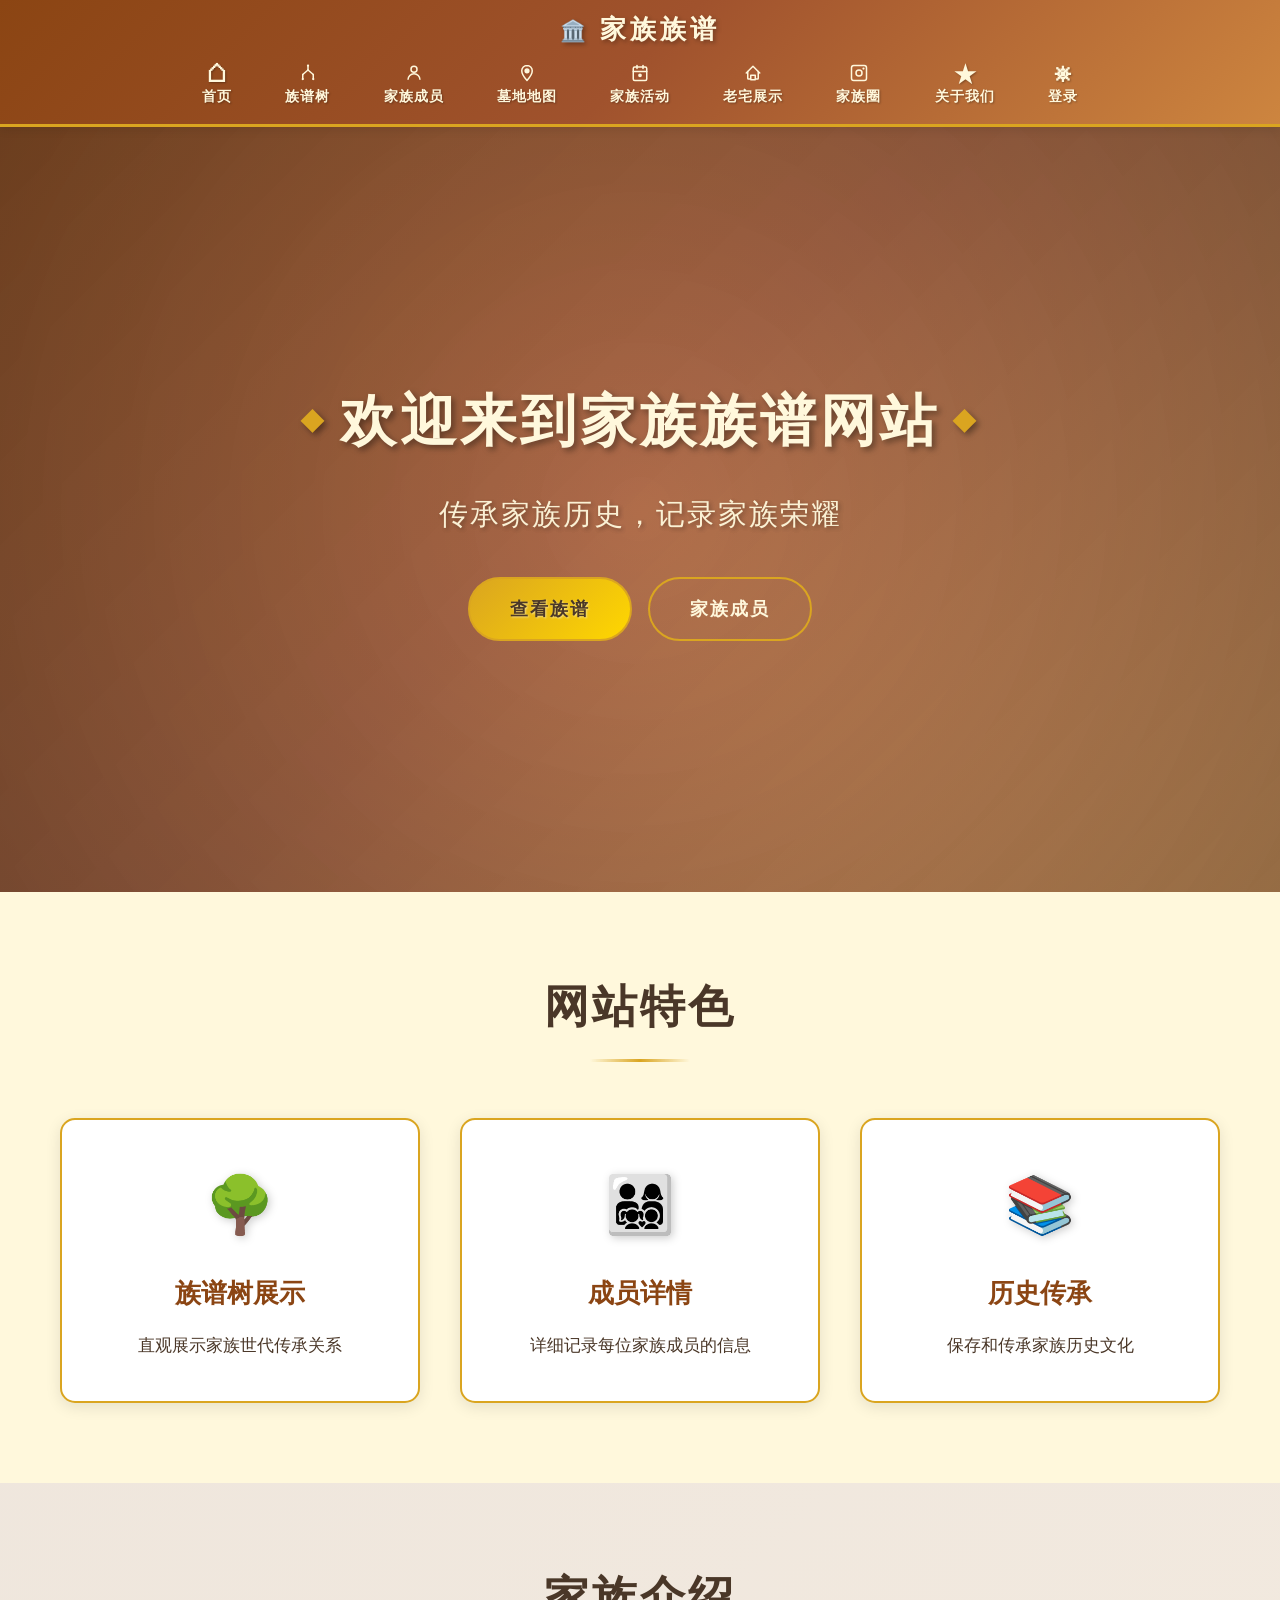
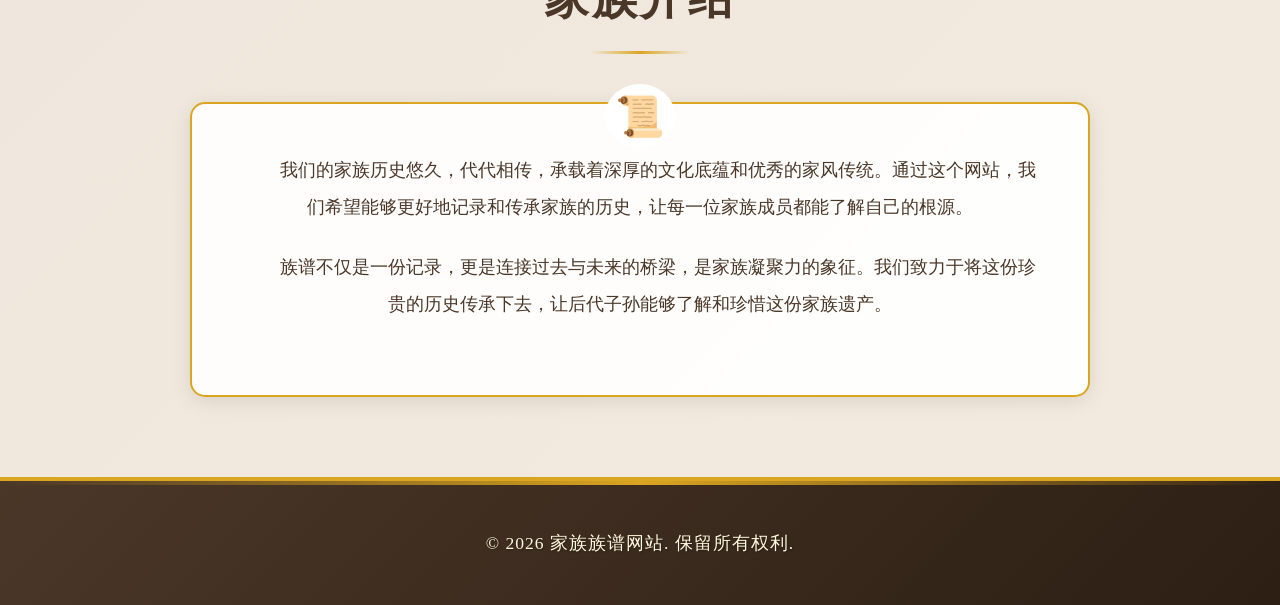
<file: index.html>
<!DOCTYPE html>
<html lang="zh-CN">
<head>
    <meta charset="UTF-8">
    <meta name="viewport" content="width=1200, initial-scale=1, minimum-scale=0.1, maximum-scale=3, user-scalable=yes, shrink-to-fit=no">
    <title>家族族谱网站</title>
    <script>
        // 手机端自动缩放：让页面初始就适配屏幕宽度，完整显示
        (function() {
            var screenWidth = window.screen.width;
            if (screenWidth < 1200) {
                var scale = screenWidth / 1200;
                var vp = document.querySelector('meta[name="viewport"]');
                vp.setAttribute('content', 'width=1200, initial-scale=' + scale + ', minimum-scale=0.1, maximum-scale=3, user-scalable=yes, shrink-to-fit=no');
            }
        })();
    </script>
    <link rel="stylesheet" href="styles.css">
</head>
<body>
    <header>
        <nav class="navbar">
            <div class="nav-brand">家族族谱</div>
            <ul class="nav-menu">
                <li><a href="index.html"><span class="nav-icon">&#9750;</span><span class="nav-text">首页</span></a></li>
                <li><a href="tree.html"><span class="nav-icon"><svg viewBox="0 0 24 24" width="18" height="18" fill="none" stroke="currentColor" stroke-width="2" stroke-linecap="round"><line x1="12" y1="2" x2="12" y2="8"/><line x1="12" y1="8" x2="5" y2="14"/><line x1="12" y1="8" x2="19" y2="14"/><line x1="5" y1="14" x2="5" y2="20"/><line x1="19" y1="14" x2="19" y2="20"/><circle cx="5" cy="20" r="1.5" fill="currentColor" stroke="none"/><circle cx="19" cy="20" r="1.5" fill="currentColor" stroke="none"/><circle cx="12" cy="2" r="1.5" fill="currentColor" stroke="none"/></svg></span><span class="nav-text">族谱树</span></a></li>
                <li><a href="members.html"><span class="nav-icon"><svg viewBox="0 0 24 24" width="18" height="18" fill="none" stroke="currentColor" stroke-width="2"><circle cx="12" cy="7" r="4"/><path d="M4 21c0-4.4 3.6-8 8-8s8 3.6 8 8"/></svg></span><span class="nav-text">家族成员</span></a></li>
                <li><a href="map.html"><span class="nav-icon"><svg viewBox="0 0 24 24" width="18" height="18" fill="none" stroke="currentColor" stroke-width="2" stroke-linecap="round" stroke-linejoin="round"><path d="M12 2C8.13 2 5 5.13 5 9c0 5.25 7 13 7 13s7-7.75 7-13c0-3.87-3.13-7-7-7z"/><circle cx="12" cy="9" r="2.5" fill="currentColor"/></svg></span><span class="nav-text">墓地地图</span></a></li>
                <li><a href="activities.html"><span class="nav-icon"><svg viewBox="0 0 24 24" width="18" height="18" fill="none" stroke="currentColor" stroke-width="2" stroke-linecap="round" stroke-linejoin="round"><rect x="3" y="4" width="18" height="18" rx="2"/><line x1="3" y1="10" x2="21" y2="10"/><line x1="8" y1="2" x2="8" y2="6"/><line x1="16" y1="2" x2="16" y2="6"/><circle cx="12" cy="15" r="1.5" fill="currentColor"/></svg></span><span class="nav-text">家族活动</span></a></li>
                <li><a href="houses.html"><span class="nav-icon"><svg viewBox="0 0 24 24" width="18" height="18" fill="none" stroke="currentColor" stroke-width="2" stroke-linecap="round" stroke-linejoin="round"><path d="M3 12l9-9 9 9"/><path d="M5 10v9a1 1 0 001 1h3v-5h6v5h3a1 1 0 001-1v-9"/><path d="M9 21h6"/></svg></span><span class="nav-text">老宅展示</span></a></li>
                <li><a href="circle.html"><span class="nav-icon"><svg viewBox="0 0 24 24" width="18" height="18" fill="none" stroke="currentColor" stroke-width="2" stroke-linecap="round" stroke-linejoin="round"><rect x="2" y="2" width="20" height="20" rx="3"/><circle cx="12" cy="12" r="4"/><circle cx="18" cy="6" r="1.5" fill="currentColor" stroke="none"/></svg></span><span class="nav-text">家族圈</span></a></li>
                <li><a href="about.html"><span class="nav-icon">&#9733;</span><span class="nav-text">关于我们</span></a></li>
                <li id="navLoginItem"></li>
            </ul>
        </nav>
    </header>

    <main>
        <section class="hero-section">
            <div class="hero-content">
                <h1>欢迎来到家族族谱网站</h1>
                <p>传承家族历史，记录家族荣耀</p>
                <div class="hero-buttons">
                    <a href="tree.html" class="btn btn-primary">查看族谱</a>
                    <a href="members.html" class="btn btn-secondary">家族成员</a>
                </div>
            </div>
        </section>

        <section class="features-section">
            <div class="container">
                <h2>网站特色</h2>
                <div class="features-grid">
                    <div class="feature-card">
                        <div class="feature-icon">🌳</div>
                        <h3>族谱树展示</h3>
                        <p>直观展示家族世代传承关系</p>
                    </div>
                    <div class="feature-card">
                        <div class="feature-icon">👨‍👩‍👧‍👦</div>
                        <h3>成员详情</h3>
                        <p>详细记录每位家族成员的信息</p>
                    </div>
                    <div class="feature-card">
                        <div class="feature-icon">📚</div>
                        <h3>历史传承</h3>
                        <p>保存和传承家族历史文化</p>
                    </div>
                </div>
            </div>
        </section>

        <section class="intro-section">
            <div class="container">
                <h2>家族介绍</h2>
                <div class="intro-content">
                    <p>我们的家族历史悠久，代代相传，承载着深厚的文化底蕴和优秀的家风传统。通过这个网站，我们希望能够更好地记录和传承家族的历史，让每一位家族成员都能了解自己的根源。</p>
                    <p>族谱不仅是一份记录，更是连接过去与未来的桥梁，是家族凝聚力的象征。我们致力于将这份珍贵的历史传承下去，让后代子孙能够了解和珍惜这份家族遗产。</p>
                </div>
            </div>
        </section>
    </main>

    <footer>
        <div class="container">
            <p>&copy; 2026 家族族谱网站. 保留所有权利.</p>
        </div>
    </footer>

    <script src="auth.js"></script>
    <script src="script.js"></script>
</body>
</html>
</file>
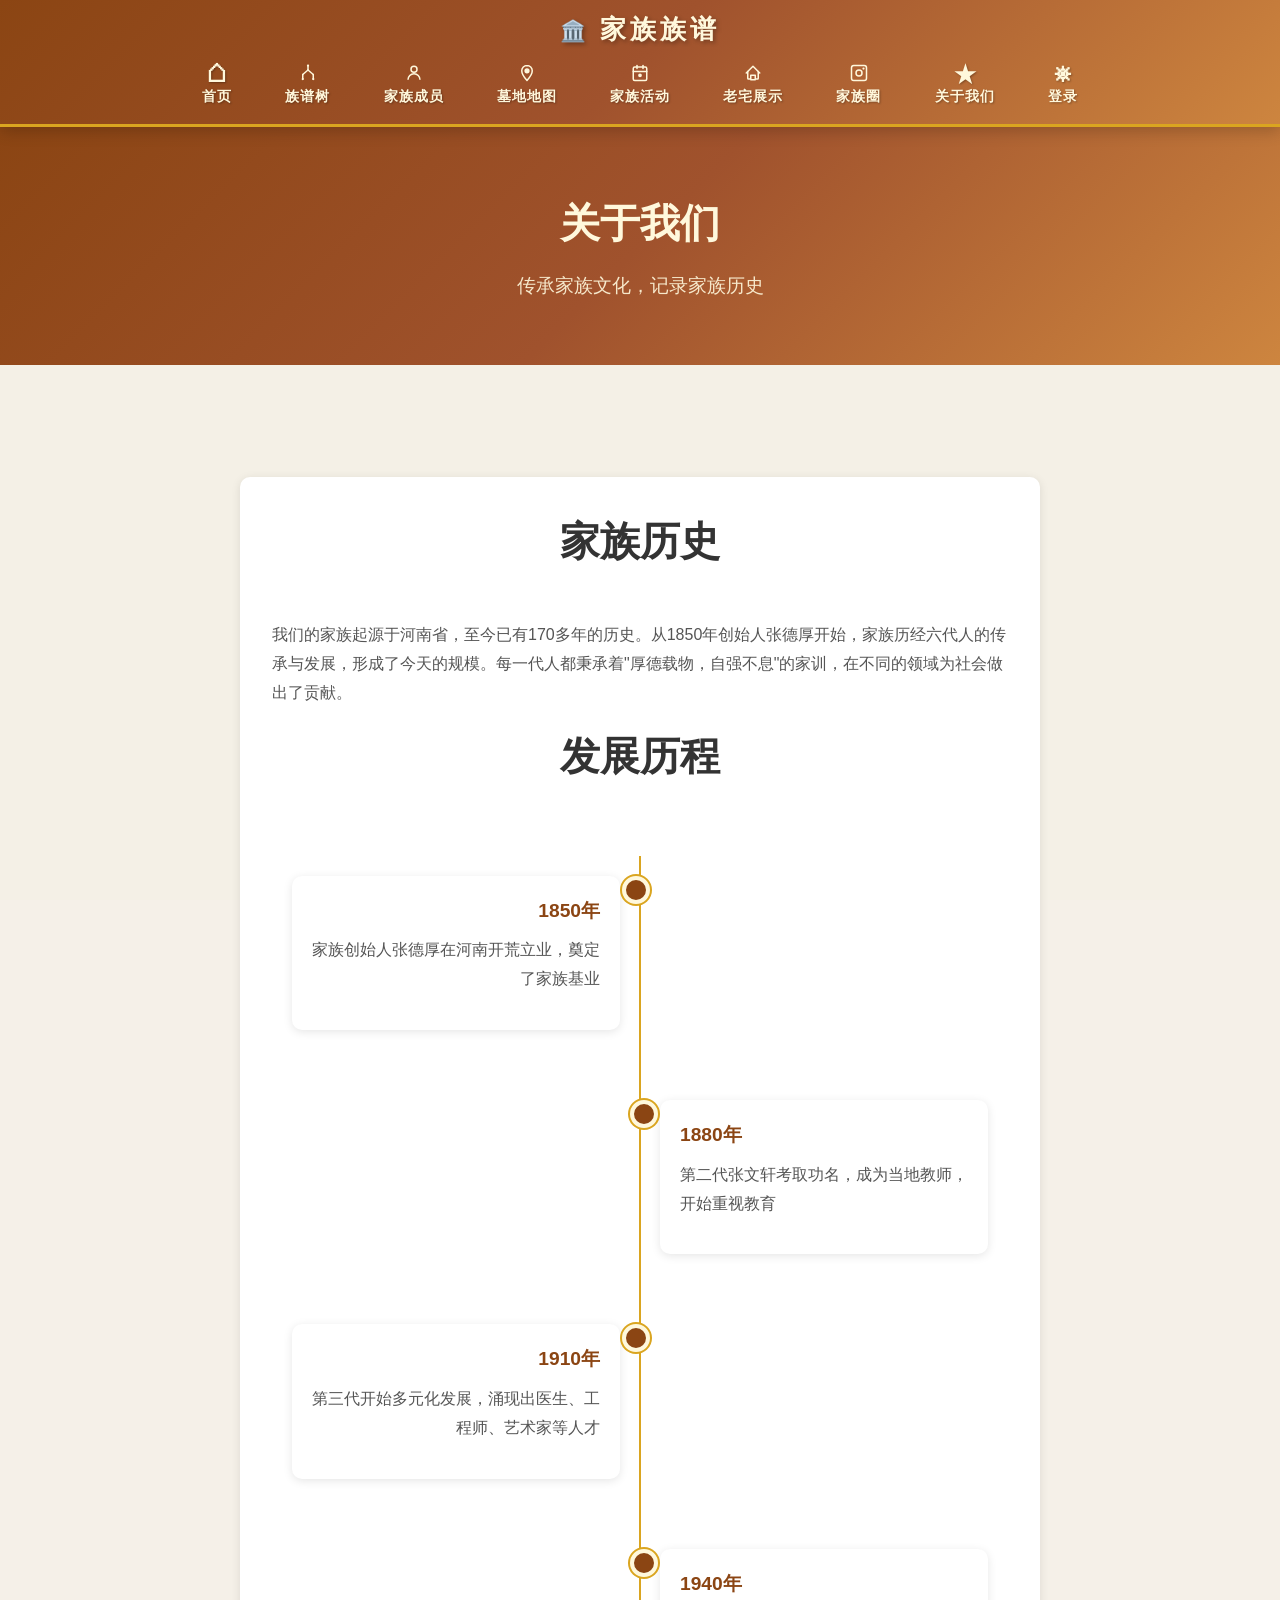
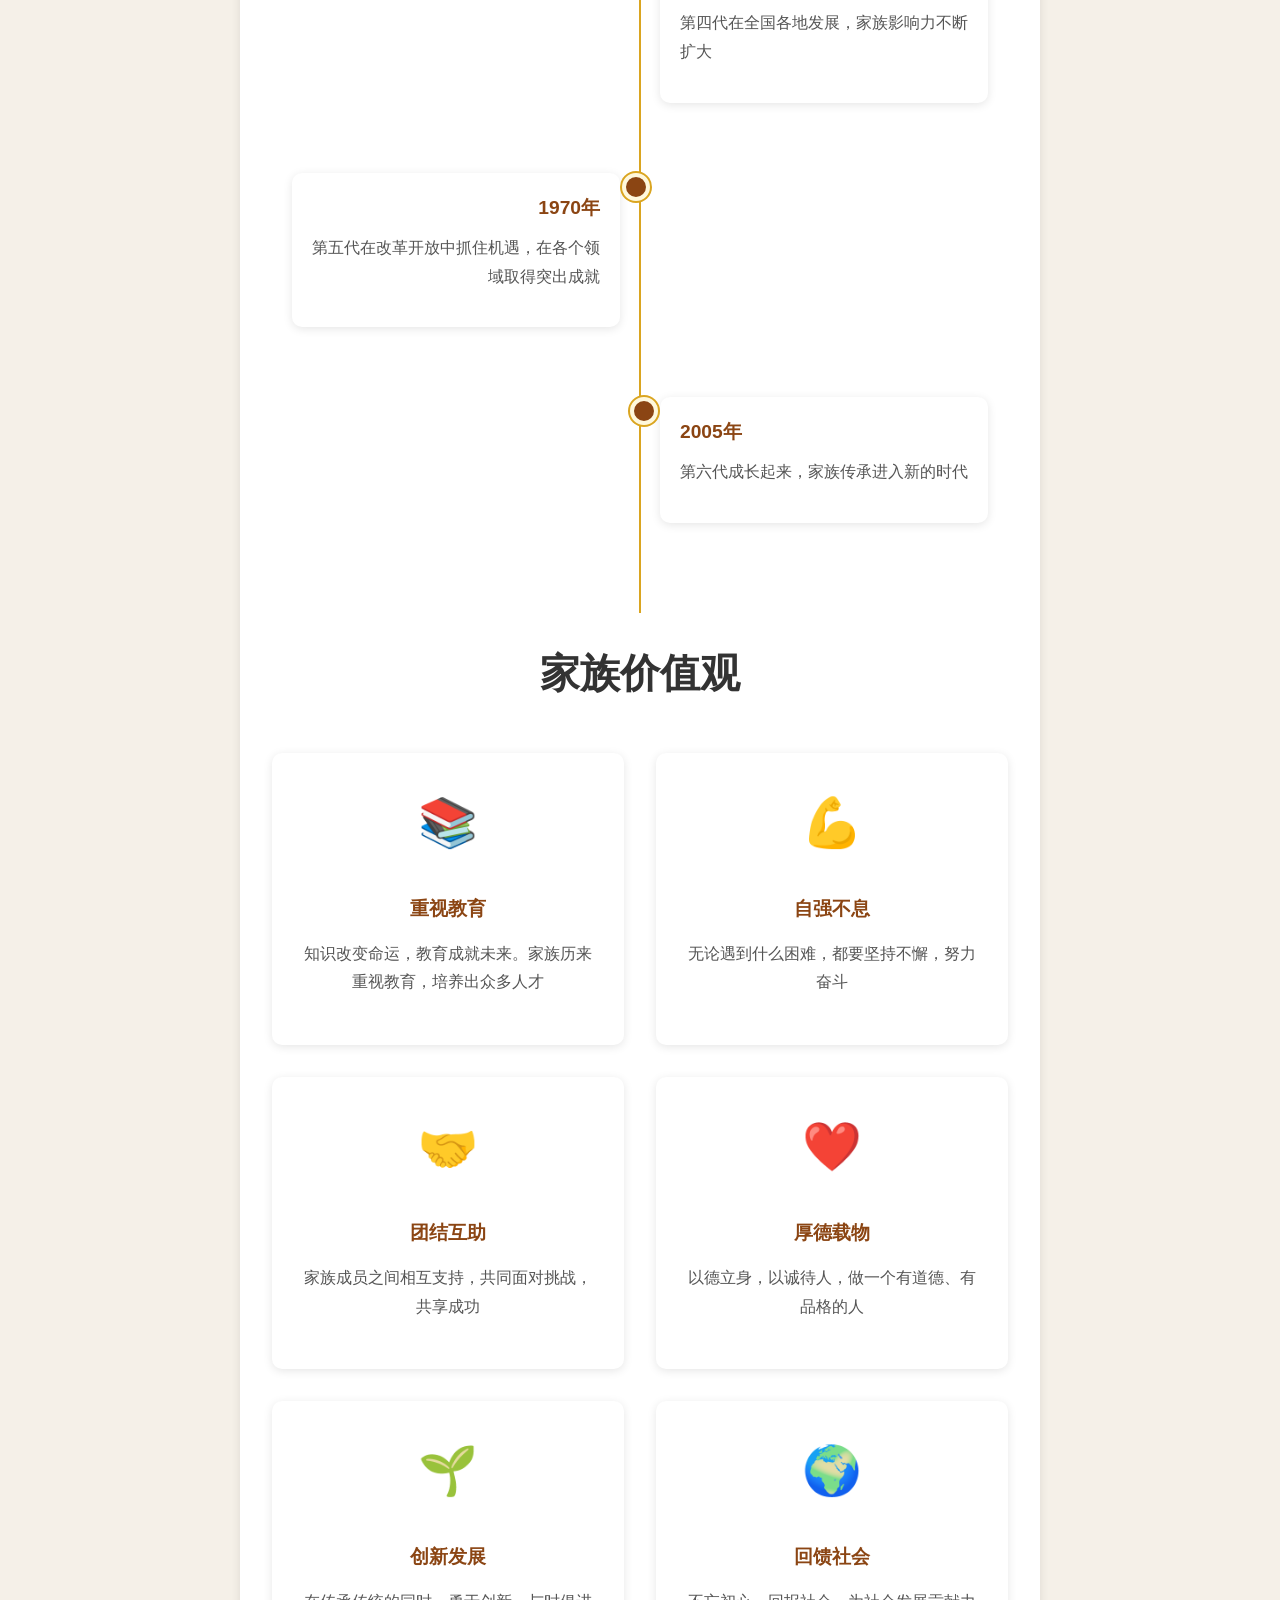
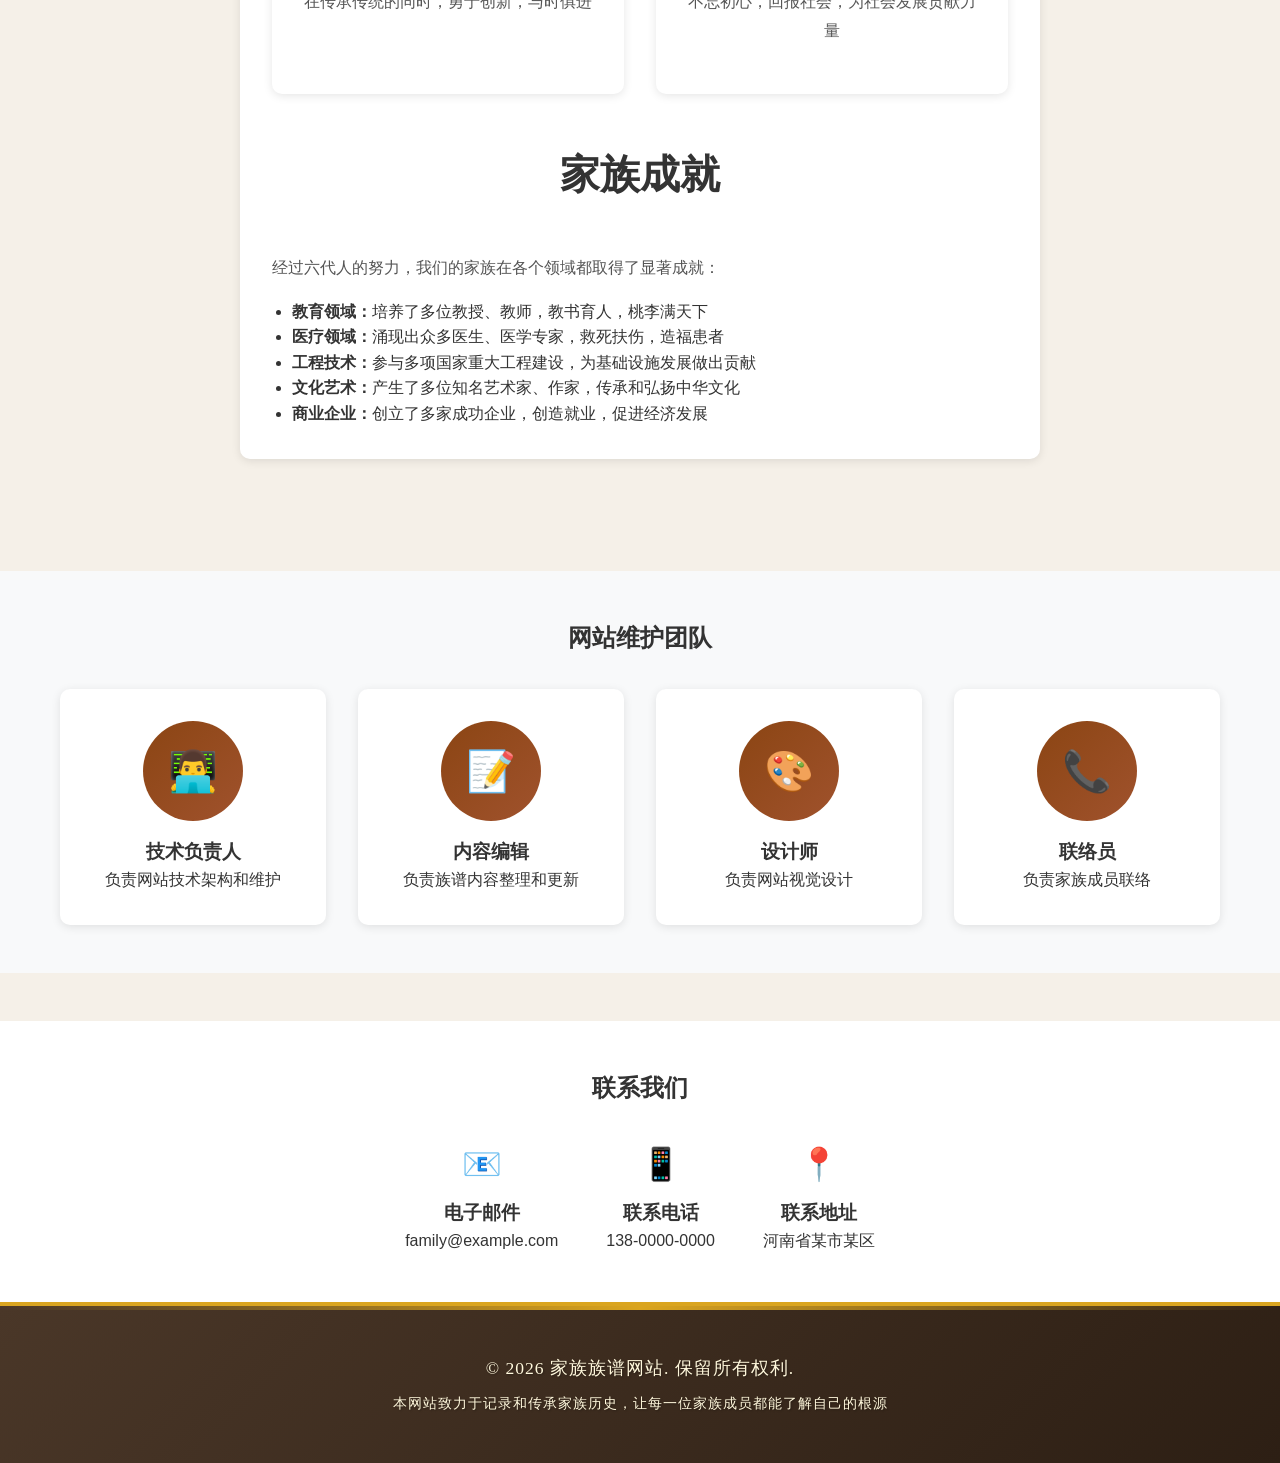
<file: about.html>
<!DOCTYPE html>
<html lang="zh-CN">
<head>
    <meta charset="UTF-8">
    <meta name="viewport" content="width=1200, initial-scale=1, minimum-scale=0.1, maximum-scale=3, user-scalable=yes, shrink-to-fit=no">
    <title>关于我们 - 家族族谱网站</title>
    <script>
        (function() {
            var screenWidth = window.screen.width;
            if (screenWidth < 1200) {
                var scale = screenWidth / 1200;
                var vp = document.querySelector('meta[name="viewport"]');
                vp.setAttribute('content', 'width=1200, initial-scale=' + scale + ', minimum-scale=0.1, maximum-scale=3, user-scalable=yes, shrink-to-fit=no');
            }
        })();
    </script>
    <link rel="stylesheet" href="styles.css">
    <style>
        .about-hero {
            background: linear-gradient(135deg, #8B4513 0%, #A0522D 50%, #CD853F 100%);
            color: #FFF8DC;
            text-align: center;
            padding: 4rem 2rem;
            margin-bottom: 3rem;
        }

        .about-hero h1 {
            font-size: 2.5rem;
            margin-bottom: 1rem;
        }

        .about-hero p {
            font-size: 1.2rem;
            opacity: 0.9;
        }

        .timeline {
            position: relative;
            max-width: 800px;
            margin: 0 auto 3rem;
            padding: 20px 0;
        }

        .timeline::before {
            content: '';
            position: absolute;
            left: 50%;
            transform: translateX(-50%);
            width: 2px;
            height: 100%;
            background: #DAA520;
        }

        .timeline-item {
            position: relative;
            margin-bottom: 30px;
            width: 50%;
            padding: 20px;
        }

        .timeline-item:nth-child(odd) {
            left: 0;
            text-align: right;
        }

        .timeline-item:nth-child(even) {
            left: 50%;
            text-align: left;
        }

        .timeline-item::before {
            content: '';
            position: absolute;
            top: 20px;
            width: 20px;
            height: 20px;
            background: #8B4513;
            border-radius: 50%;
            border: 4px solid #FFF8DC;
            box-shadow: 0 0 0 2px #DAA520;
        }

        .timeline-item:nth-child(odd)::before {
            right: -10px;
        }

        .timeline-item:nth-child(even)::before {
            left: -10px;
        }

        .timeline-content {
            background: white;
            padding: 20px;
            border-radius: 10px;
            box-shadow: 0 2px 10px rgba(0, 0, 0, 0.1);
        }

        .timeline-year {
            font-weight: bold;
            color: #8B4513;
            font-size: 1.2rem;
            margin-bottom: 10px;
        }

        .values-grid {
            display: grid;
            grid-template-columns: repeat(auto-fit, minmax(250px, 1fr));
            gap: 2rem;
            margin-bottom: 3rem;
        }

        .value-card {
            background: white;
            padding: 2rem;
            border-radius: 10px;
            text-align: center;
            box-shadow: 0 2px 10px rgba(0, 0, 0, 0.1);
            transition: transform 0.3s;
        }

        .value-card:hover {
            transform: translateY(-5px);
        }

        .value-icon {
            font-size: 3rem;
            margin-bottom: 1rem;
        }

        .value-card h3 {
            color: #8B4513;
            margin-bottom: 1rem;
        }

        .team-section {
            background: #f8f9fa;
            padding: 3rem 0;
            margin-top: 3rem;
        }

        .team-grid {
            display: grid;
            grid-template-columns: repeat(auto-fit, minmax(200px, 1fr));
            gap: 2rem;
            margin-top: 2rem;
        }

        .team-member {
            background: white;
            padding: 2rem;
            border-radius: 10px;
            text-align: center;
            box-shadow: 0 2px 10px rgba(0, 0, 0, 0.1);
        }

        .team-member-avatar {
            width: 100px;
            height: 100px;
            background: linear-gradient(135deg, #8B4513 0%, #A0522D 100%);
            border-radius: 50%;
            margin: 0 auto 1rem;
            display: flex;
            align-items: center;
            justify-content: center;
            font-size: 2.5rem;
            color: #FFF8DC;
        }

        .contact-section {
            background: white;
            padding: 3rem 0;
            margin-top: 3rem;
        }

        .contact-info {
            display: flex;
            justify-content: center;
            gap: 3rem;
            flex-wrap: wrap;
            margin-top: 2rem;
        }

        .contact-item {
            text-align: center;
        }

        .contact-item-icon {
            font-size: 2rem;
            margin-bottom: 0.5rem;
        }

        
    </style>
</head>
<body>
    <header>
        <nav class="navbar">
            <div class="nav-brand">家族族谱</div>
            <ul class="nav-menu">
                <li><a href="index.html"><span class="nav-icon">&#9750;</span><span class="nav-text">首页</span></a></li>
                <li><a href="tree.html"><span class="nav-icon"><svg viewBox="0 0 24 24" width="18" height="18" fill="none" stroke="currentColor" stroke-width="2" stroke-linecap="round"><line x1="12" y1="2" x2="12" y2="8"/><line x1="12" y1="8" x2="5" y2="14"/><line x1="12" y1="8" x2="19" y2="14"/><line x1="5" y1="14" x2="5" y2="20"/><line x1="19" y1="14" x2="19" y2="20"/><circle cx="5" cy="20" r="1.5" fill="currentColor" stroke="none"/><circle cx="19" cy="20" r="1.5" fill="currentColor" stroke="none"/><circle cx="12" cy="2" r="1.5" fill="currentColor" stroke="none"/></svg></span><span class="nav-text">族谱树</span></a></li>
                <li><a href="members.html"><span class="nav-icon"><svg viewBox="0 0 24 24" width="18" height="18" fill="none" stroke="currentColor" stroke-width="2"><circle cx="12" cy="7" r="4"/><path d="M4 21c0-4.4 3.6-8 8-8s8 3.6 8 8"/></svg></span><span class="nav-text">家族成员</span></a></li>
                <li><a href="map.html"><span class="nav-icon"><svg viewBox="0 0 24 24" width="18" height="18" fill="none" stroke="currentColor" stroke-width="2" stroke-linecap="round" stroke-linejoin="round"><path d="M12 2C8.13 2 5 5.13 5 9c0 5.25 7 13 7 13s7-7.75 7-13c0-3.87-3.13-7-7-7z"/><circle cx="12" cy="9" r="2.5" fill="currentColor"/></svg></span><span class="nav-text">墓地地图</span></a></li>
                <li><a href="activities.html"><span class="nav-icon"><svg viewBox="0 0 24 24" width="18" height="18" fill="none" stroke="currentColor" stroke-width="2" stroke-linecap="round" stroke-linejoin="round"><rect x="3" y="4" width="18" height="18" rx="2"/><line x1="3" y1="10" x2="21" y2="10"/><line x1="8" y1="2" x2="8" y2="6"/><line x1="16" y1="2" x2="16" y2="6"/><circle cx="12" cy="15" r="1.5" fill="currentColor"/></svg></span><span class="nav-text">家族活动</span></a></li>
                <li><a href="houses.html"><span class="nav-icon"><svg viewBox="0 0 24 24" width="18" height="18" fill="none" stroke="currentColor" stroke-width="2" stroke-linecap="round" stroke-linejoin="round"><path d="M3 12l9-9 9 9"/><path d="M5 10v9a1 1 0 001 1h3v-5h6v5h3a1 1 0 001-1v-9"/><path d="M9 21h6"/></svg></span><span class="nav-text">老宅展示</span></a></li>
                <li><a href="circle.html"><span class="nav-icon"><svg viewBox="0 0 24 24" width="18" height="18" fill="none" stroke="currentColor" stroke-width="2" stroke-linecap="round" stroke-linejoin="round"><rect x="2" y="2" width="20" height="20" rx="3"/><circle cx="12" cy="12" r="4"/><circle cx="18" cy="6" r="1.5" fill="currentColor" stroke="none"/></svg></span><span class="nav-text">家族圈</span></a></li>
                <li><a href="about.html"><span class="nav-icon">&#9733;</span><span class="nav-text">关于我们</span></a></li>
                <li id="navLoginItem"></li>
            </ul>
        </nav>
    </header>

    <main>
        <section class="about-hero">
            <h1>关于我们</h1>
            <p>传承家族文化，记录家族历史</p>
        </section>

        <section class="about-section">
            <div class="container">
                <div class="about-content">
                    <h2>家族历史</h2>
                    <p>我们的家族起源于河南省，至今已有170多年的历史。从1850年创始人张德厚开始，家族历经六代人的传承与发展，形成了今天的规模。每一代人都秉承着"厚德载物，自强不息"的家训，在不同的领域为社会做出了贡献。</p>

                    <h2>发展历程</h2>

                    <div class="timeline">
                        <div class="timeline-item">
                            <div class="timeline-content">
                                <div class="timeline-year">1850年</div>
                                <p>家族创始人张德厚在河南开荒立业，奠定了家族基业</p>
                            </div>
                        </div>

                        <div class="timeline-item">
                            <div class="timeline-content">
                                <div class="timeline-year">1880年</div>
                                <p>第二代张文轩考取功名，成为当地教师，开始重视教育</p>
                            </div>
                        </div>

                        <div class="timeline-item">
                            <div class="timeline-content">
                                <div class="timeline-year">1910年</div>
                                <p>第三代开始多元化发展，涌现出医生、工程师、艺术家等人才</p>
                            </div>
                        </div>

                        <div class="timeline-item">
                            <div class="timeline-content">
                                <div class="timeline-year">1940年</div>
                                <p>第四代在全国各地发展，家族影响力不断扩大</p>
                            </div>
                        </div>

                        <div class="timeline-item">
                            <div class="timeline-content">
                                <div class="timeline-year">1970年</div>
                                <p>第五代在改革开放中抓住机遇，在各个领域取得突出成就</p>
                            </div>
                        </div>

                        <div class="timeline-item">
                            <div class="timeline-content">
                                <div class="timeline-year">2005年</div>
                                <p>第六代成长起来，家族传承进入新的时代</p>
                            </div>
                        </div>
                    </div>

                    <h2>家族价值观</h2>

                    <div class="values-grid">
                        <div class="value-card">
                            <div class="value-icon">📚</div>
                            <h3>重视教育</h3>
                            <p>知识改变命运，教育成就未来。家族历来重视教育，培养出众多人才</p>
                        </div>

                        <div class="value-card">
                            <div class="value-icon">💪</div>
                            <h3>自强不息</h3>
                            <p>无论遇到什么困难，都要坚持不懈，努力奋斗</p>
                        </div>

                        <div class="value-card">
                            <div class="value-icon">🤝</div>
                            <h3>团结互助</h3>
                            <p>家族成员之间相互支持，共同面对挑战，共享成功</p>
                        </div>

                        <div class="value-card">
                            <div class="value-icon">❤️</div>
                            <h3>厚德载物</h3>
                            <p>以德立身，以诚待人，做一个有道德、有品格的人</p>
                        </div>

                        <div class="value-card">
                            <div class="value-icon">🌱</div>
                            <h3>创新发展</h3>
                            <p>在传承传统的同时，勇于创新，与时俱进</p>
                        </div>

                        <div class="value-card">
                            <div class="value-icon">🌍</div>
                            <h3>回馈社会</h3>
                            <p>不忘初心，回报社会，为社会发展贡献力量</p>
                        </div>
                    </div>

                    <h2>家族成就</h2>
                    <p>经过六代人的努力，我们的家族在各个领域都取得了显著成就：</p>
                    <ul style="margin-left: 20px; margin-top: 10px;">
                        <li><strong>教育领域：</strong>培养了多位教授、教师，教书育人，桃李满天下</li>
                        <li><strong>医疗领域：</strong>涌现出众多医生、医学专家，救死扶伤，造福患者</li>
                        <li><strong>工程技术：</strong>参与多项国家重大工程建设，为基础设施发展做出贡献</li>
                        <li><strong>文化艺术：</strong>产生了多位知名艺术家、作家，传承和弘扬中华文化</li>
                        <li><strong>商业企业：</strong>创立了多家成功企业，创造就业，促进经济发展</li>
                    </ul>
                </div>
            </div>
        </section>

        <section class="team-section">
            <div class="container">
                <h2 style="text-align: center; margin-bottom: 2rem;">网站维护团队</h2>
                <div class="team-grid">
                    <div class="team-member">
                        <div class="team-member-avatar">👨‍💻</div>
                        <h3>技术负责人</h3>
                        <p>负责网站技术架构和维护</p>
                    </div>
                    <div class="team-member">
                        <div class="team-member-avatar">📝</div>
                        <h3>内容编辑</h3>
                        <p>负责族谱内容整理和更新</p>
                    </div>
                    <div class="team-member">
                        <div class="team-member-avatar">🎨</div>
                        <h3>设计师</h3>
                        <p>负责网站视觉设计</p>
                    </div>
                    <div class="team-member">
                        <div class="team-member-avatar">📞</div>
                        <h3>联络员</h3>
                        <p>负责家族成员联络</p>
                    </div>
                </div>
            </div>
        </section>

        <section class="contact-section">
            <div class="container">
                <h2 style="text-align: center;">联系我们</h2>
                <div class="contact-info">
                    <div class="contact-item">
                        <div class="contact-item-icon">📧</div>
                        <h3>电子邮件</h3>
                        <p>family@example.com</p>
                    </div>
                    <div class="contact-item">
                        <div class="contact-item-icon">📱</div>
                        <h3>联系电话</h3>
                        <p>138-0000-0000</p>
                    </div>
                    <div class="contact-item">
                        <div class="contact-item-icon">📍</div>
                        <h3>联系地址</h3>
                        <p>河南省某市某区</p>
                    </div>
                </div>
            </div>
        </section>
    </main>

    <footer>
        <div class="container">
            <p>&copy; 2026 家族族谱网站. 保留所有权利.</p>
        </div>
        <p style="text-align: center; margin-top: 10px; font-size: 0.9rem;">
            本网站致力于记录和传承家族历史，让每一位家族成员都能了解自己的根源
        </p>
    </footer>
    <script src="auth.js"></script>
</body>
</html>
</file>
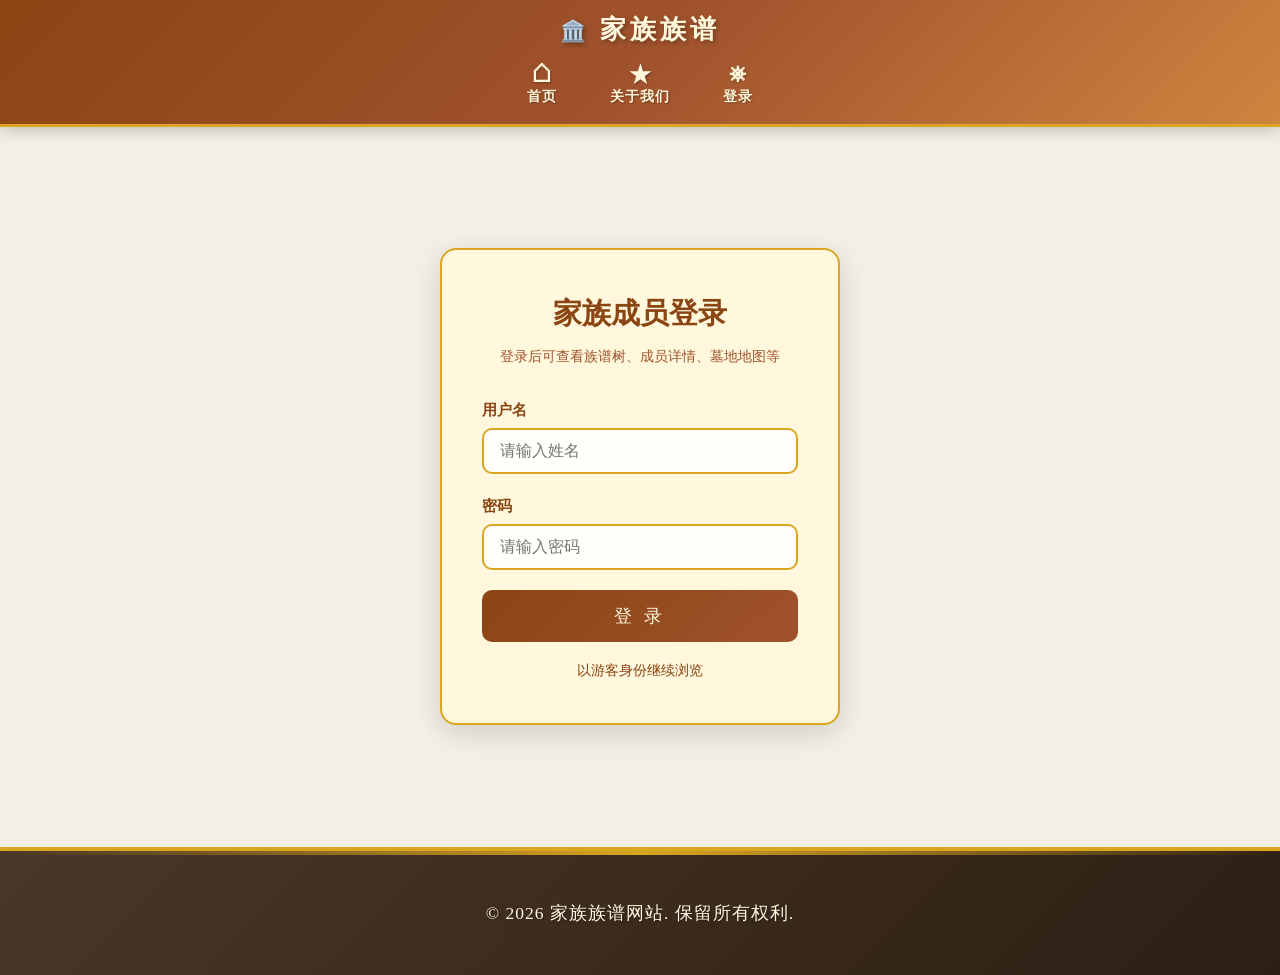
<file: activities.html>
<!DOCTYPE html>
<html lang="zh-CN">
<head>
    <meta charset="UTF-8">
    <meta name="viewport" content="width=1200, initial-scale=1, minimum-scale=0.1, maximum-scale=3, user-scalable=yes, shrink-to-fit=no">
    <title>家族活动 - 家族族谱网站</title>
    <script>
        (function() {
            var screenWidth = window.screen.width;
            if (screenWidth < 1200) {
                var scale = screenWidth / 1200;
                var vp = document.querySelector('meta[name="viewport"]');
                vp.setAttribute('content', 'width=1200, initial-scale=' + scale + ', minimum-scale=0.1, maximum-scale=3, user-scalable=yes, shrink-to-fit=no');
            }
        })();
    </script>
    <link rel="stylesheet" href="styles.css">
    <style>
        .activity-page { max-width: 1300px; margin: 0 auto; padding: 20px; }
        .activity-page h1 { text-align: center; color: #8B4513; font-family: 'KaiTi','SimSun',serif; font-size: 2rem; margin-bottom: 8px; }
        .activity-page .subtitle { text-align: center; color: #A0522D; font-size: 1rem; margin-bottom: 20px; }
        .activity-layout { display: flex; gap: 16px; }
        .activity-left { width: 200px; flex-shrink: 0; }
        .activity-main { flex: 1; min-width: 0; }
        .activity-right { width: 220px; flex-shrink: 0; }

        .search-bar { display: flex; gap: 8px; margin-bottom: 20px; }
        .search-bar input { flex: 1; padding: 10px 14px; border: 2px solid #DAA520; border-radius: 8px; font-size: 0.9rem; background: rgba(255,255,255,0.8); outline: none; }
        .search-bar input:focus { border-color: #8B4513; box-shadow: 0 0 6px rgba(139,69,19,0.2); }
        .search-bar button { padding: 10px 18px; background: linear-gradient(135deg,#8B4513,#A0522D); color: #FFF8DC; border: none; border-radius: 8px; cursor: pointer; font-size: 0.9rem; transition: all 0.3s; }
        .search-bar button:hover { transform: translateY(-1px); box-shadow: 0 3px 8px rgba(0,0,0,0.2); }

        .filter-section { background: rgba(255,248,220,0.92); border-radius: 12px; padding: 15px; box-shadow: 0 4px 12px rgba(0,0,0,0.08); margin-bottom: 20px; }
        .filter-section h4 { color: #8B4513; font-family: 'KaiTi','SimSun',serif; margin-bottom: 10px; font-size: 0.95rem; }
        .filter-tags { display: flex; flex-wrap: wrap; gap: 6px; }
        .filter-tag { padding: 5px 12px; border: 1.5px solid #DAA520; border-radius: 16px; font-size: 0.8rem; cursor: pointer; background: rgba(255,255,255,0.6); color: #8B4513; transition: all 0.2s; }
        .filter-tag:hover { background: rgba(218,165,32,0.15); }
        .filter-tag.active { background: linear-gradient(135deg,#8B4513,#A0522D); color: #FFF8DC; border-color: #8B4513; }

        .notice-box { background: linear-gradient(135deg,rgba(139,69,19,0.08),rgba(218,165,32,0.08)); border: 2px solid #DAA520; border-radius: 12px; padding: 15px; }
        .notice-box h3 { color: #8B4513; font-family: 'KaiTi','SimSun',serif; margin-bottom: 10px; font-size: 1rem; }
        .notice-item { padding: 8px; margin-bottom: 6px; background: rgba(255,255,255,0.7); border-radius: 6px; border-left: 3px solid #c0392b; position: relative; }
        .notice-item .notice-date { color: #c0392b; font-size: 0.75rem; font-weight: bold; }
        .notice-item .notice-title { color: #8B4513; font-weight: bold; font-size: 0.88rem; margin: 2px 0; }
        .notice-item .notice-desc { color: #666; font-size: 0.78rem; }
        .notice-item .notice-admin { position: absolute; top: 8px; right: 8px; display: flex; gap: 6px; }
        .notice-item .notice-admin span { color: #c0392b; font-size: 0.7rem; cursor: pointer; }
        .notice-item .notice-admin span:hover { text-decoration: underline; }

        .timeline-container { position: relative; padding-left: 28px; }
        .timeline-container::before { content: ''; position: absolute; left: 11px; top: 0; bottom: 0; width: 2px; background: #DAA520; }
        .activity-card { position: relative; margin-bottom: 22px; background: rgba(255,248,220,0.92); border-radius: 12px; padding: 18px; box-shadow: 0 4px 12px rgba(0,0,0,0.08); }
        .activity-card::before { content: ''; position: absolute; left: -22px; top: 18px; width: 12px; height: 12px; background: #8B4513; border: 3px solid #DAA520; border-radius: 50%; }
        .activity-card .act-date { color: #A0522D; font-size: 0.82rem; margin-bottom: 5px; }
        .activity-card .act-title { color: #8B4513; font-family: 'KaiTi','SimSun',serif; font-size: 1.15rem; margin-bottom: 6px; }
        .activity-card .act-type { display: inline-block; padding: 2px 10px; border-radius: 12px; font-size: 0.72rem; margin-bottom: 8px; }
        .activity-card .act-type.wedding { background: linear-gradient(135deg,#c0392b,#e74c3c); color: white; }
        .activity-card .act-type.festival { background: linear-gradient(135deg,#DAA520,#f1c40f); color: #8B4513; }
        .activity-card .act-type.memorial { background: linear-gradient(135deg,#555,#777); color: white; }
        .activity-card .act-type.travel { background: linear-gradient(135deg,#2980b9,#3498db); color: white; }
        .activity-card .act-type.other { background: linear-gradient(135deg,#8B4513,#A0522D); color: #FFF8DC; }
        .activity-card .act-desc { color: #333; font-size: 0.88rem; line-height: 1.5; margin-bottom: 10px; }
        .activity-card .act-photos { display: flex; gap: 8px; flex-wrap: wrap; }
        .activity-card .act-photos img { width: 140px; height: 95px; object-fit: cover; border-radius: 8px; box-shadow: 0 2px 6px rgba(0,0,0,0.1); cursor: pointer; transition: transform 0.3s; }
        .activity-card .act-photos img:hover { transform: scale(1.05); }
        .activity-card .act-admin { margin-top: 8px; display: flex; gap: 10px; }
        .activity-card .act-admin span { color: #c0392b; font-size: 0.75rem; cursor: pointer; }
        .activity-card .act-admin span:hover { text-decoration: underline; }
        .no-result { text-align: center; color: #A0522D; padding: 40px; font-size: 1rem; }

        /* admin 发布按钮 */
        .admin-bar { display: none; margin-bottom: 20px; gap: 10px; flex-wrap: wrap; }
        .admin-bar.visible { display: flex; }
        .admin-btn { padding: 8px 18px; border-radius: 8px; font-size: 0.85rem; cursor: pointer; transition: all 0.3s; border: 1.5px solid rgba(139,69,19,0.2); }
        .admin-btn.add-act { background: linear-gradient(135deg,#8B4513,#A0522D); color: #FFF8DC; border: none; }
        .admin-btn.add-act:hover { transform: translateY(-1px); box-shadow: 0 3px 8px rgba(0,0,0,0.2); }
        .admin-btn.add-notice { background: rgba(192,57,43,0.08); color: #c0392b; border-color: rgba(192,57,43,0.2); }
        .admin-btn.add-notice:hover { background: rgba(192,57,43,0.15); }

        /* 发布/编辑弹窗 */
        .modal-overlay { display: none; position: fixed; top: 0; left: 0; width: 100%; height: 100%; background: rgba(0,0,0,0.5); z-index: 9999; align-items: center; justify-content: center; }
        .modal-overlay.visible { display: flex; }
        .modal-box { background: rgba(255,250,235,0.98); border-radius: 16px; padding: 24px; max-width: 500px; width: 90vw; box-shadow: 0 10px 40px rgba(0,0,0,0.3); }
        .modal-box h3 { color: #8B4513; font-family: 'KaiTi','SimSun',serif; font-size: 1.2rem; margin-bottom: 16px; }
        .modal-field { margin-bottom: 12px; }
        .modal-field label { display: block; color: #8B7355; font-size: 0.82rem; margin-bottom: 4px; }
        .modal-field input, .modal-field textarea, .modal-field select { width: 100%; padding: 8px 12px; border: 1.5px solid #DAA520; border-radius: 6px; font-size: 0.88rem; background: rgba(255,255,255,0.8); outline: none; font-family: inherit; }
        .modal-field input:focus, .modal-field textarea:focus, .modal-field select:focus { border-color: #8B4513; }
        .modal-field textarea { resize: vertical; min-height: 60px; }
        .modal-actions { display: flex; gap: 10px; justify-content: flex-end; margin-top: 16px; }
        .modal-actions button { padding: 8px 20px; border-radius: 8px; cursor: pointer; font-size: 0.85rem; }
        .modal-actions .btn-save { background: linear-gradient(135deg,#8B4513,#A0522D); color: #FFF8DC; border: none; }
        .modal-actions .btn-cancel { background: rgba(0,0,0,0.05); color: #666; border: 1px solid #ccc; }

        .img-preview { display: none; position: fixed; top: 0; left: 0; width: 100%; height: 100%; background: rgba(0,0,0,0.85); z-index: 10001; align-items: center; justify-content: center; cursor: pointer; }
        .img-preview.visible { display: flex; }
        .img-preview img { max-width: 90vw; max-height: 90vh; border-radius: 8px; }

        
    </style>
</head>
<body>
    <header>
        <nav class="navbar">
            <div class="nav-brand">家族族谱</div>
            <ul class="nav-menu">
                <li><a href="index.html"><span class="nav-icon">&#9750;</span><span class="nav-text">首页</span></a></li>
                <li><a href="tree.html"><span class="nav-icon"><svg viewBox="0 0 24 24" width="18" height="18" fill="none" stroke="currentColor" stroke-width="2" stroke-linecap="round"><line x1="12" y1="2" x2="12" y2="8"/><line x1="12" y1="8" x2="5" y2="14"/><line x1="12" y1="8" x2="19" y2="14"/><line x1="5" y1="14" x2="5" y2="20"/><line x1="19" y1="14" x2="19" y2="20"/><circle cx="5" cy="20" r="1.5" fill="currentColor" stroke="none"/><circle cx="19" cy="20" r="1.5" fill="currentColor" stroke="none"/><circle cx="12" cy="2" r="1.5" fill="currentColor" stroke="none"/></svg></span><span class="nav-text">族谱树</span></a></li>
                <li><a href="members.html"><span class="nav-icon"><svg viewBox="0 0 24 24" width="18" height="18" fill="none" stroke="currentColor" stroke-width="2"><circle cx="12" cy="7" r="4"/><path d="M4 21c0-4.4 3.6-8 8-8s8 3.6 8 8"/></svg></span><span class="nav-text">家族成员</span></a></li>
                <li><a href="map.html"><span class="nav-icon"><svg viewBox="0 0 24 24" width="18" height="18" fill="none" stroke="currentColor" stroke-width="2" stroke-linecap="round" stroke-linejoin="round"><path d="M12 2C8.13 2 5 5.13 5 9c0 5.25 7 13 7 13s7-7.75 7-13c0-3.87-3.13-7-7-7z"/><circle cx="12" cy="9" r="2.5" fill="currentColor"/></svg></span><span class="nav-text">墓地地图</span></a></li>
                <li><a href="activities.html"><span class="nav-icon"><svg viewBox="0 0 24 24" width="18" height="18" fill="none" stroke="currentColor" stroke-width="2" stroke-linecap="round" stroke-linejoin="round"><rect x="3" y="4" width="18" height="18" rx="2"/><line x1="3" y1="10" x2="21" y2="10"/><line x1="8" y1="2" x2="8" y2="6"/><line x1="16" y1="2" x2="16" y2="6"/><circle cx="12" cy="15" r="1.5" fill="currentColor"/></svg></span><span class="nav-text">家族活动</span></a></li>
                <li><a href="houses.html"><span class="nav-icon"><svg viewBox="0 0 24 24" width="18" height="18" fill="none" stroke="currentColor" stroke-width="2" stroke-linecap="round" stroke-linejoin="round"><path d="M3 12l9-9 9 9"/><path d="M5 10v9a1 1 0 001 1h3v-5h6v5h3a1 1 0 001-1v-9"/><path d="M9 21h6"/></svg></span><span class="nav-text">老宅展示</span></a></li>
                <li><a href="circle.html"><span class="nav-icon"><svg viewBox="0 0 24 24" width="18" height="18" fill="none" stroke="currentColor" stroke-width="2" stroke-linecap="round" stroke-linejoin="round"><rect x="2" y="2" width="20" height="20" rx="3"/><circle cx="12" cy="12" r="4"/><circle cx="18" cy="6" r="1.5" fill="currentColor" stroke="none"/></svg></span><span class="nav-text">家族圈</span></a></li>
                <li><a href="about.html"><span class="nav-icon">&#9733;</span><span class="nav-text">关于我们</span></a></li>
                <li id="navLoginItem"></li>
            </ul>
        </nav>
    </header>

    <main>
        <div class="activity-page">
            <h1>家族活动</h1>
            <p class="subtitle">记录家族重要时刻，传承美好回忆</p>

            <div class="admin-bar" id="adminBar">
                <button class="admin-btn add-act" onclick="openActModal()">&#10010; 发布活动</button>
                <button class="admin-btn add-notice" onclick="openNoticeModal()">&#10010; 发布通知</button>
            </div>

            <div class="search-bar">
                <input type="text" id="actSearch" placeholder="搜索活动标题、描述..." oninput="renderActivities()">
                <button onclick="renderActivities()">搜索</button>
            </div>

            <div class="activity-layout">
                <div class="activity-left">
                    <div class="filter-section">
                        <h4>按类型筛选</h4>
                        <div class="filter-tags" id="typeFilter"></div>
                    </div>
                    <div class="filter-section">
                        <h4>按年份筛选</h4>
                        <div class="filter-tags" id="yearFilter"></div>
                    </div>
                </div>
                <div class="activity-main">
                    <div class="timeline-container" id="activityTimeline"></div>
                </div>
                <div class="activity-right">
                    <div class="notice-box">
                        <h3>&#128276; 近期通知</h3>
                        <div id="noticeList"></div>
                    </div>
                </div>
            </div>
        </div>
    </main>

    <!-- 活动发布/编辑弹窗 -->
    <div class="modal-overlay" id="actModal" onclick="if(event.target===this)this.classList.remove('visible')">
        <div class="modal-box">
            <h3 id="actModalTitle">发布活动</h3>
            <div class="modal-field"><label>日期</label><input type="date" id="actDate"></div>
            <div class="modal-field"><label>标题</label><input type="text" id="actTitle" placeholder="活动标题"></div>
            <div class="modal-field"><label>类型</label><select id="actType"><option value="festival">节日活动</option><option value="wedding">婚礼</option><option value="memorial">祭祖</option><option value="travel">家族旅行</option><option value="other">其他</option></select></div>
            <div class="modal-field"><label>描述</label><textarea id="actDesc" placeholder="活动描述..."></textarea></div>
            <input type="hidden" id="actEditIndex" value="-1">
            <div class="modal-actions"><button class="btn-cancel" onclick="document.getElementById('actModal').classList.remove('visible')">取消</button><button class="btn-save" onclick="saveActivity()">保存</button></div>
        </div>
    </div>

    <!-- 通知发布/编辑弹窗 -->
    <div class="modal-overlay" id="noticeModal" onclick="if(event.target===this)this.classList.remove('visible')">
        <div class="modal-box">
            <h3 id="noticeModalTitle">发布通知</h3>
            <div class="modal-field"><label>日期</label><input type="date" id="noticeDate"></div>
            <div class="modal-field"><label>标题</label><input type="text" id="noticeTitle" placeholder="通知标题"></div>
            <div class="modal-field"><label>描述</label><textarea id="noticeDesc" placeholder="通知内容..."></textarea></div>
            <input type="hidden" id="noticeEditIndex" value="-1">
            <div class="modal-actions"><button class="btn-cancel" onclick="document.getElementById('noticeModal').classList.remove('visible')">取消</button><button class="btn-save" onclick="saveNotice()">保存</button></div>
        </div>
    </div>

    <div class="img-preview" id="imgPreview" onclick="this.classList.remove('visible')"><img id="previewImg" src=""></div>
    <footer><div class="container"><p>&copy; 2026 家族族谱网站. 保留所有权利.</p></div></footer>
    <script src="data.js"></script>
    <script src="auth.js"></script>
    <script>
        const isAdmin = authSystem.isAdmin();

        // 默认活动数据
        const defaultActivities = [
            { date: '2026-02-01', title: '春节家族团拜', type: 'festival', typeLabel: '节日活动', desc: '全族成员在老宅集合，举行春节团拜会。长辈发红包，晚辈拜年，共进团圆饭。', photos: ['https://images.unsplash.com/photo-1528360609-0a2-4f1c-a891-6a0e1e1e1e1e?w=400&q=80'] },
            { date: '2025-10-06', title: '张志远与李婷婚礼', type: 'wedding', typeLabel: '婚礼', desc: '张志远与李婷在郑州举行婚礼，全族到场祝贺，场面温馨隆重。', photos: ['https://images.unsplash.com/photo-1519741497674-611481863552?w=400&q=80', 'https://images.unsplash.com/photo-1602664530865-32d0a42c0786?w=400&q=80'] },
            { date: '2025-09-29', title: '中秋赏月聚会', type: 'festival', typeLabel: '节日活动', desc: '家族成员齐聚老宅院中赏月，品月饼，叙家常，共度中秋佳节。', photos: ['https://images.unsplash.com/photo-1530307484756-2e0a0418b4a1?w=400&q=80'] },
            { date: '2025-04-05', title: '清明祭祖', type: 'memorial', typeLabel: '祭祖', desc: '全族前往祖茔祭扫，缅怀先祖，传承家风。', photos: ['https://images.unsplash.com/photo-1506901878852-8a9fda9f5f5f?w=400&q=80'] },
            { date: '2025-02-10', title: '春节家族聚会', type: 'festival', typeLabel: '节日活动', desc: '蛇年春节，全族在洛阳老宅团聚，共度新春佳节。', photos: [] },
            { date: '2024-10-01', title: '国庆家族旅行', type: 'travel', typeLabel: '家族旅行', desc: '家族组织前往西安旅行，参观兵马俑、大雁塔等历史名胜。', photos: ['https://images.unsplash.com/photo-1508804457051-3f3a8a9e6e6e?w=400&q=80'] },
            { date: '2024-05-01', title: '张慧与王磊婚礼', type: 'wedding', typeLabel: '婚礼', desc: '张慧与王磊在开封举行婚礼，家族成员到场祝贺。', photos: ['https://images.unsplash.com/photo-1465499017031-4b89a0a6670f?w=400&q=80'] },
            { date: '2024-04-04', title: '清明祭祖', type: 'memorial', typeLabel: '祭祖', desc: '清明节全族祭扫祖茔，敬献花篮，追思先人。', photos: [] },
            { date: '2024-01-01', title: '元旦家族聚餐', type: 'other', typeLabel: '其他', desc: '元旦假期家族成员聚餐，迎接新年。', photos: [] },
        ];

        const defaultNotices = [
            { date: '2026-04-30', title: '五一家族聚餐', desc: '5月1日中午12点，老宅集合，请各家准时参加。' },
            { date: '2026-06-01', title: '端午包粽子活动', desc: '6月1日上午9点，老宅院内一起包粽子，欢迎带小朋友参加。' },
            { date: '2026-10-06', title: '张浩与刘芳婚礼', desc: '10月6日郑州大酒店，请提前确认出席。' },
        ];

        // 从 localStorage 加载，如果没有则用默认
        function getActivities() {
            try { const d = JSON.parse(localStorage.getItem('familyActivities')); if (d && d.length) return d; } catch(e) {}
            return [...defaultActivities];
        }
        function saveActivities(data) { localStorage.setItem('familyActivities', JSON.stringify(data)); }
        function getNotices() {
            try { const d = JSON.parse(localStorage.getItem('familyNotices')); if (d && d.length) return d; } catch(e) {}
            return [...defaultNotices];
        }
        function saveNotices(data) { localStorage.setItem('familyNotices', JSON.stringify(data)); }

        let activeType = 'all';
        let activeYear = 'all';

        // admin 工具栏
        if (isAdmin) { document.getElementById('adminBar').classList.add('visible'); }

        const typeLabelMap = { festival: '节日活动', wedding: '婚礼', memorial: '祭祖', travel: '家族旅行', other: '其他' };

        function initFilters() {
            const activities = getActivities();
            const types = [
                { key: 'all', label: '全部' },
                { key: 'festival', label: '节日活动' },
                { key: 'wedding', label: '婚礼' },
                { key: 'memorial', label: '祭祖' },
                { key: 'travel', label: '家族旅行' },
                { key: 'other', label: '其他' },
            ];
            document.getElementById('typeFilter').innerHTML = types.map(t => `<span class="filter-tag ${t.key === activeType ? 'active' : ''}" onclick="setTypeFilter('${t.key}')">${t.label}</span>`).join('');

            const years = new Set(activities.map(a => a.date.substring(0, 4)));
            const yearList = ['all', ...Array.from(years).sort().reverse()];
            document.getElementById('yearFilter').innerHTML = yearList.map(y => `<span class="filter-tag ${y === activeYear ? 'active' : ''}" onclick="setYearFilter('${y}')">${y === 'all' ? '全部' : y + '年'}</span>`).join('');
        }

        function setTypeFilter(type) { activeType = type; initFilters(); renderActivities(); }
        function setYearFilter(year) { activeYear = year; initFilters(); renderActivities(); }

        function renderActivities() {
            const activities = getActivities();
            const container = document.getElementById('activityTimeline');
            const keyword = document.getElementById('actSearch').value.trim().toLowerCase();

            let filtered = activities;
            if (activeType !== 'all') filtered = filtered.filter(a => a.type === activeType);
            if (activeYear !== 'all') filtered = filtered.filter(a => a.date.startsWith(activeYear));
            if (keyword) filtered = filtered.filter(a => a.title.toLowerCase().includes(keyword) || a.desc.toLowerCase().includes(keyword));

            if (filtered.length === 0) { container.innerHTML = '<div class="no-result">没有找到匹配的活动</div>'; return; }

            container.innerHTML = '';
            filtered.forEach(act => {
                // 找到在原数组中的索引
                const origIndex = activities.indexOf(act);
                const card = document.createElement('div');
                card.className = 'activity-card';
                let photosHTML = '';
                if (act.photos && act.photos.length > 0) {
                    photosHTML = '<div class="act-photos">' + act.photos.map(p => `<img src="${p}" onclick="previewImage('${p}')" alt="活动照片">`).join('') + '</div>';
                }
                let adminHTML = '';
                if (isAdmin) {
                    adminHTML = `<div class="act-admin"><span onclick="editActivity(${origIndex})">编辑</span><span onclick="deleteActivity(${origIndex})">删除</span></div>`;
                }
                card.innerHTML = `
                    <div class="act-date">${act.date}</div>
                    <div class="act-title">${act.title}</div>
                    <span class="act-type ${act.type}">${act.typeLabel || typeLabelMap[act.type] || act.type}</span>
                    <div class="act-desc">${act.desc}</div>
                    ${photosHTML}
                    ${adminHTML}
                `;
                container.appendChild(card);
            });
        }

        function renderNotices() {
            const notices = getNotices();
            const container = document.getElementById('noticeList');
            container.innerHTML = '';
            notices.forEach((n, i) => {
                const item = document.createElement('div');
                item.className = 'notice-item';
                let adminHTML = '';
                if (isAdmin) {
                    adminHTML = `<div class="notice-admin"><span onclick="editNotice(${i})">编辑</span><span onclick="deleteNotice(${i})">删除</span></div>`;
                }
                item.innerHTML = `<div class="notice-date">${n.date}</div><div class="notice-title">${n.title}</div><div class="notice-desc">${n.desc}</div>${adminHTML}`;
                container.appendChild(item);
            });
        }

        // admin 活动操作
        function openActModal(editIndex) {
            document.getElementById('actModalTitle').textContent = editIndex >= 0 ? '编辑活动' : '发布活动';
            document.getElementById('actEditIndex').value = editIndex >= 0 ? editIndex : -1;
            if (editIndex >= 0) {
                const act = getActivities()[editIndex];
                document.getElementById('actDate').value = act.date;
                document.getElementById('actTitle').value = act.title;
                document.getElementById('actType').value = act.type;
                document.getElementById('actDesc').value = act.desc;
            } else {
                document.getElementById('actDate').value = '';
                document.getElementById('actTitle').value = '';
                document.getElementById('actType').value = 'festival';
                document.getElementById('actDesc').value = '';
            }
            document.getElementById('actModal').classList.add('visible');
        }

        function saveActivity() {
            const date = document.getElementById('actDate').value;
            const title = document.getElementById('actTitle').value.trim();
            const type = document.getElementById('actType').value;
            const desc = document.getElementById('actDesc').value.trim();
            if (!date || !title) { alert('请填写日期和标题'); return; }
            const editIndex = parseInt(document.getElementById('actEditIndex').value);
            const activities = getActivities();
            const newAct = { date, title, type, typeLabel: typeLabelMap[type] || type, desc, photos: [] };
            if (editIndex >= 0) { activities[editIndex] = newAct; }
            else { activities.unshift(newAct); }
            saveActivities(activities);
            document.getElementById('actModal').classList.remove('visible');
            initFilters();
            renderActivities();
        }

        function editActivity(index) { openActModal(index); }
        function deleteActivity(index) {
            if (!confirm('确定删除此活动？')) return;
            const activities = getActivities();
            activities.splice(index, 1);
            saveActivities(activities);
            initFilters();
            renderActivities();
        }

        // admin 通知操作
        function openNoticeModal(editIndex) {
            document.getElementById('noticeModalTitle').textContent = editIndex >= 0 ? '编辑通知' : '发布通知';
            document.getElementById('noticeEditIndex').value = editIndex >= 0 ? editIndex : -1;
            if (editIndex >= 0) {
                const n = getNotices()[editIndex];
                document.getElementById('noticeDate').value = n.date;
                document.getElementById('noticeTitle').value = n.title;
                document.getElementById('noticeDesc').value = n.desc;
            } else {
                document.getElementById('noticeDate').value = '';
                document.getElementById('noticeTitle').value = '';
                document.getElementById('noticeDesc').value = '';
            }
            document.getElementById('noticeModal').classList.add('visible');
        }

        function saveNotice() {
            const date = document.getElementById('noticeDate').value;
            const title = document.getElementById('noticeTitle').value.trim();
            const desc = document.getElementById('noticeDesc').value.trim();
            if (!date || !title) { alert('请填写日期和标题'); return; }
            const editIndex = parseInt(document.getElementById('noticeEditIndex').value);
            const notices = getNotices();
            if (editIndex >= 0) { notices[editIndex] = { date, title, desc }; }
            else { notices.unshift({ date, title, desc }); }
            saveNotices(notices);
            document.getElementById('noticeModal').classList.remove('visible');
            renderNotices();
        }

        function editNotice(index) { openNoticeModal(index); }
        function deleteNotice(index) {
            if (!confirm('确定删除此通知？')) return;
            const notices = getNotices();
            notices.splice(index, 1);
            saveNotices(notices);
            renderNotices();
        }

        function previewImage(src) {
            document.getElementById('previewImg').src = src;
            document.getElementById('imgPreview').classList.add('visible');
        }

        initFilters();
        renderActivities();
        renderNotices();
    </script>
</body>
</html>
</file>
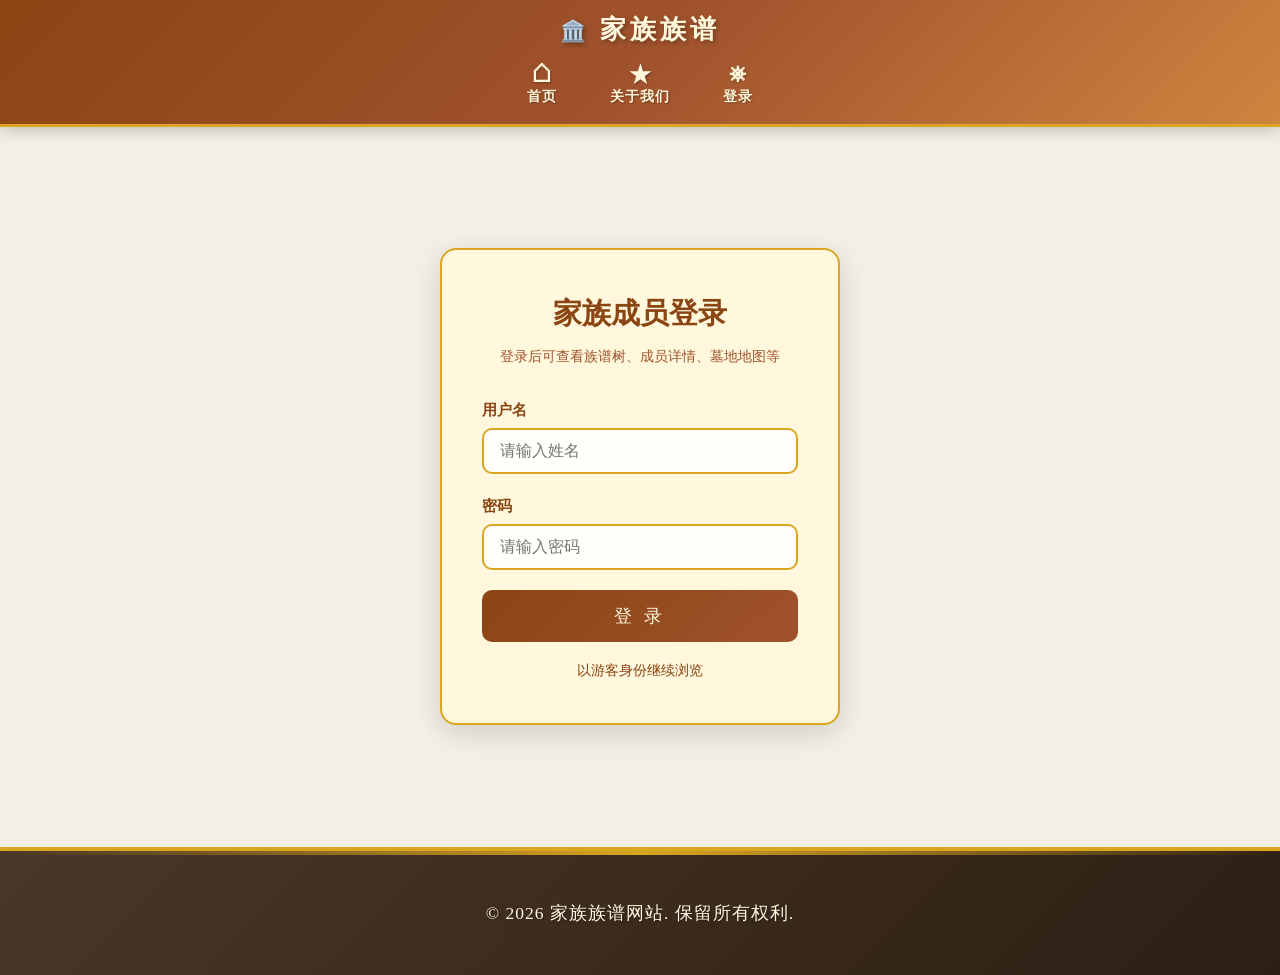
<file: houses.html>
<!DOCTYPE html>
<html lang="zh-CN">
<head>
    <meta charset="UTF-8">
    <meta name="viewport" content="width=1200, initial-scale=1, minimum-scale=0.1, maximum-scale=3, user-scalable=yes, shrink-to-fit=no">
    <title>老宅展示 - 家族族谱网站</title>
    <script>
        (function() {
            var screenWidth = window.screen.width;
            if (screenWidth < 1200) {
                var scale = screenWidth / 1200;
                var vp = document.querySelector('meta[name="viewport"]');
                vp.setAttribute('content', 'width=1200, initial-scale=' + scale + ', minimum-scale=0.1, maximum-scale=3, user-scalable=yes, shrink-to-fit=no');
            }
        })();
    </script>
    <link rel="stylesheet" href="styles.css">
    <style>
        .house-page { max-width: 1200px; margin: 0 auto; padding: 20px; }
        .house-page h1 { text-align: center; color: #8B4513; font-family: 'KaiTi','SimSun',serif; font-size: 2rem; margin-bottom: 8px; }
        .house-page .subtitle { text-align: center; color: #A0522D; font-size: 1rem; margin-bottom: 20px; }

        /* 搜索+切换 */
        .house-toolbar { display: flex; justify-content: center; align-items: center; gap: 15px; margin-bottom: 25px; flex-wrap: wrap; }
        .search-box { display: flex; gap: 8px; }
        .search-box input { padding: 8px 14px; border: 2px solid #DAA520; border-radius: 8px; font-size: 0.9rem; background: rgba(255,255,255,0.8); outline: none; width: 200px; }
        .search-box input:focus { border-color: #8B4513; }
        .search-box button { padding: 8px 16px; background: linear-gradient(135deg,#8B4513,#A0522D); color: #FFF8DC; border: none; border-radius: 8px; cursor: pointer; font-size: 0.9rem; }
        .view-toggle { display: flex; gap: 8px; }
        .view-toggle button { padding: 8px 18px; border: 2px solid #DAA520; border-radius: 8px; background: rgba(255,248,220,0.9); color: #8B4513; font-family: 'KaiTi','SimSun',serif; font-size: 0.9rem; cursor: pointer; transition: all 0.3s; }
        .view-toggle button.active { background: linear-gradient(135deg,#8B4513,#A0522D); color: #FFF8DC; border-color: #8B4513; }

        /* admin按钮 */
        .admin-bar { display: flex; justify-content: center; gap: 10px; margin-bottom: 20px; }
        .admin-btn { padding: 8px 20px; background: linear-gradient(135deg,#8B4513,#A0522D); color: #FFF8DC; border: none; border-radius: 8px; cursor: pointer; font-family: 'KaiTi','SimSun',serif; font-size: 0.9rem; transition: all 0.3s; }
        .admin-btn:hover { transform: translateY(-2px); box-shadow: 0 4px 12px rgba(139,69,19,0.3); }

        /* 宅基地卡片 */
        .plot-grid { display: grid; grid-template-columns: repeat(auto-fill, minmax(360px, 1fr)); gap: 20px; }
        .plot-card { background: rgba(255,248,220,0.92); border-radius: 14px; overflow: hidden; box-shadow: 0 4px 15px rgba(0,0,0,0.1); transition: transform 0.3s; border: 2px solid rgba(218,165,32,0.3); }
        .plot-card:hover { transform: translateY(-4px); box-shadow: 0 8px 25px rgba(0,0,0,0.15); }
        .plot-card-header { background: linear-gradient(135deg,#8B4513,#A0522D); color: #FFF8DC; padding: 14px 20px; display: flex; justify-content: space-between; align-items: center; }
        .plot-card-header h3 { font-family: 'KaiTi','SimSun',serif; font-size: 1.1rem; margin: 0; }
        .plot-card-header .plot-admin-btns { display: flex; gap: 6px; }
        .plot-card-header .plot-admin-btns button { background: rgba(255,248,220,0.2); color: #FFF8DC; border: 1px solid rgba(255,248,220,0.4); border-radius: 6px; padding: 3px 10px; cursor: pointer; font-size: 0.78rem; transition: all 0.2s; }
        .plot-card-header .plot-admin-btns button:hover { background: rgba(255,248,220,0.4); }
        .plot-card-body { padding: 16px 20px; }

        /* 时间线 */
        .timeline { position: relative; padding-left: 20px; }
        .timeline::before { content: ''; position: absolute; left: 6px; top: 0; bottom: 0; width: 2px; background: linear-gradient(to bottom, #DAA520, #8B4513); }
        .timeline-node { position: relative; margin-bottom: 16px; padding-left: 20px; }
        .timeline-node::before { content: ''; position: absolute; left: -18px; top: 8px; width: 12px; height: 12px; background: #8B4513; border: 2px solid #DAA520; border-radius: 50%; z-index: 1; }
        .timeline-node:hover::before { background: #DAA520; transform: scale(1.2); }
        .node-year { color: #A0522D; font-size: 0.8rem; font-weight: bold; }
        .node-label { color: #8B4513; font-size: 0.95rem; font-weight: bold; margin: 2px 0; font-family: 'KaiTi','SimSun',serif; }
        .node-desc { color: #555; font-size: 0.82rem; line-height: 1.5; }
        .node-photos { display: flex; gap: 6px; margin-top: 8px; flex-wrap: wrap; }
        .node-photos img { width: 80px; height: 60px; object-fit: cover; border-radius: 6px; cursor: pointer; transition: transform 0.3s; box-shadow: 0 2px 6px rgba(0,0,0,0.1); }
        .node-photos img:hover { transform: scale(1.1); }
        .node-actions { display: flex; gap: 6px; margin-top: 6px; }
        .node-actions button { padding: 2px 8px; font-size: 0.72rem; border: 1px solid #DAA520; border-radius: 4px; background: rgba(255,248,220,0.8); color: #8B4513; cursor: pointer; }
        .node-actions button:hover { background: #8B4513; color: #FFF8DC; }
        .add-node-btn { display: inline-flex; align-items: center; gap: 4px; margin-top: 10px; padding: 5px 14px; background: rgba(139,69,19,0.08); border: 1px dashed #DAA520; border-radius: 8px; color: #8B4513; cursor: pointer; font-size: 0.82rem; font-family: 'KaiTi','SimSun',serif; transition: all 0.3s; }
        .add-node-btn:hover { background: rgba(139,69,19,0.15); border-color: #8B4513; }

        /* 3D立体展示 */
        .view-3d .timeline { display: none; }
        .view-3d .stage-cards { display: flex; gap: 10px; overflow-x: auto; padding-bottom: 8px; }
        .view-3d .stage-card { min-width: 180px; background: rgba(139,69,19,0.06); border-radius: 10px; padding: 10px; text-align: center; border: 1px solid rgba(218,165,32,0.3); cursor: pointer; transition: all 0.3s; }
        .view-3d .stage-card:hover { transform: translateY(-3px); box-shadow: 0 4px 10px rgba(0,0,0,0.1); }
        .view-3d .stage-card img { width: 100%; height: 120px; object-fit: cover; border-radius: 8px; margin-bottom: 5px; box-shadow: 0 3px 8px rgba(0,0,0,0.12); }
        .view-3d .stage-card .sc-year { color: #A0522D; font-size: 0.72rem; font-weight: bold; }
        .view-3d .stage-card .sc-label { color: #8B4513; font-size: 0.82rem; font-weight: bold; }
        .view-3d .stage-card .sc-desc { color: #666; font-size: 0.72rem; margin-top: 3px; }
        .view-2d .stage-cards { display: none; }

        /* 弹窗 */
        .modal-overlay { display: none; position: fixed; top: 0; left: 0; width: 100%; height: 100%; background: rgba(0,0,0,0.6); z-index: 9999; align-items: center; justify-content: center; }
        .modal-overlay.visible { display: flex; }
        .modal-box { background: rgba(255,248,220,0.97); border-radius: 16px; padding: 28px; max-width: 600px; width: 90vw; max-height: 85vh; overflow-y: auto; box-shadow: 0 10px 40px rgba(0,0,0,0.3); position: relative; border: 2px solid #DAA520; }
        .modal-box h2 { color: #8B4513; font-family: 'KaiTi','SimSun',serif; font-size: 1.3rem; margin-bottom: 16px; text-align: center; }
        .modal-close { position: absolute; top: 12px; right: 16px; font-size: 1.5rem; color: #8B4513; cursor: pointer; }
        .modal-close:hover { color: #c0392b; }
        .form-group { margin-bottom: 14px; }
        .form-group label { display: block; color: #8B4513; font-weight: bold; margin-bottom: 4px; font-size: 0.9rem; }
        .form-group input, .form-group textarea { width: 100%; padding: 8px 12px; border: 2px solid #DAA520; border-radius: 8px; font-size: 0.9rem; background: rgba(255,255,255,0.8); outline: none; box-sizing: border-box; }
        .form-group input:focus, .form-group textarea:focus { border-color: #8B4513; }
        .form-group textarea { resize: vertical; min-height: 80px; }
        .modal-btns { display: flex; justify-content: center; gap: 10px; margin-top: 18px; }
        .modal-btns button { padding: 8px 24px; border-radius: 8px; cursor: pointer; font-family: 'KaiTi','SimSun',serif; font-size: 0.95rem; transition: all 0.3s; }
        .btn-save { background: linear-gradient(135deg,#8B4513,#A0522D); color: #FFF8DC; border: none; }
        .btn-save:hover { transform: translateY(-1px); box-shadow: 0 4px 10px rgba(139,69,19,0.3); }
        .btn-cancel { background: rgba(255,248,220,0.9); color: #8B4513; border: 2px solid #DAA520; }
        .btn-cancel:hover { background: #eee; }
        .btn-danger { background: #c0392b; color: #fff; border: none; }
        .btn-danger:hover { background: #e74c3c; }

        /* 图片预览 */
        .img-preview { display: none; position: fixed; top: 0; left: 0; width: 100%; height: 100%; background: rgba(0,0,0,0.9); z-index: 10001; align-items: center; justify-content: center; cursor: pointer; }
        .img-preview.visible { display: flex; }
        .img-preview img { max-width: 92vw; max-height: 92vh; border-radius: 8px; }

        /* 照片预览区 */
        .photo-preview-area { display: flex; gap: 8px; flex-wrap: wrap; margin-top: 8px; }
        .photo-preview-item { position: relative; }
        .photo-preview-item img { width: 80px; height: 60px; object-fit: cover; border-radius: 6px; border: 1px solid #DAA520; }
        .photo-preview-item .remove-photo { position: absolute; top: -4px; right: -4px; width: 18px; height: 18px; background: #c0392b; color: #fff; border-radius: 50%; font-size: 0.65rem; cursor: pointer; display: flex; align-items: center; justify-content: center; border: none; }

        .empty-hint { text-align: center; color: #A0522D; font-size: 0.95rem; padding: 40px 0; font-family: 'KaiTi','SimSun',serif; }

        
    </style>
</head>
<body>
    <header>
        <nav class="navbar">
            <div class="nav-brand">家族族谱</div>
            <ul class="nav-menu">
                <li><a href="index.html"><span class="nav-icon">&#9750;</span><span class="nav-text">首页</span></a></li>
                <li><a href="tree.html"><span class="nav-icon"><svg viewBox="0 0 24 24" width="18" height="18" fill="none" stroke="currentColor" stroke-width="2" stroke-linecap="round"><line x1="12" y1="2" x2="12" y2="8"/><line x1="12" y1="8" x2="5" y2="14"/><line x1="12" y1="8" x2="19" y2="14"/><line x1="5" y1="14" x2="5" y2="20"/><line x1="19" y1="14" x2="19" y2="20"/><circle cx="5" cy="20" r="1.5" fill="currentColor" stroke="none"/><circle cx="19" cy="20" r="1.5" fill="currentColor" stroke="none"/><circle cx="12" cy="2" r="1.5" fill="currentColor" stroke="none"/></svg></span><span class="nav-text">族谱树</span></a></li>
                <li><a href="members.html"><span class="nav-icon"><svg viewBox="0 0 24 24" width="18" height="18" fill="none" stroke="currentColor" stroke-width="2"><circle cx="12" cy="7" r="4"/><path d="M4 21c0-4.4 3.6-8 8-8s8 3.6 8 8"/></svg></span><span class="nav-text">家族成员</span></a></li>
                <li><a href="map.html"><span class="nav-icon"><svg viewBox="0 0 24 24" width="18" height="18" fill="none" stroke="currentColor" stroke-width="2" stroke-linecap="round" stroke-linejoin="round"><path d="M12 2C8.13 2 5 5.13 5 9c0 5.25 7 13 7 13s7-7.75 7-13c0-3.87-3.13-7-7-7z"/><circle cx="12" cy="9" r="2.5" fill="currentColor"/></svg></span><span class="nav-text">墓地地图</span></a></li>
                <li><a href="activities.html"><span class="nav-icon"><svg viewBox="0 0 24 24" width="18" height="18" fill="none" stroke="currentColor" stroke-width="2" stroke-linecap="round" stroke-linejoin="round"><rect x="3" y="4" width="18" height="18" rx="2"/><line x1="3" y1="10" x2="21" y2="10"/><line x1="8" y1="2" x2="8" y2="6"/><line x1="16" y1="2" x2="16" y2="6"/><circle cx="12" cy="15" r="1.5" fill="currentColor"/></svg></span><span class="nav-text">家族活动</span></a></li>
                <li><a href="houses.html"><span class="nav-icon"><svg viewBox="0 0 24 24" width="18" height="18" fill="none" stroke="currentColor" stroke-width="2" stroke-linecap="round" stroke-linejoin="round"><path d="M3 12l9-9 9 9"/><path d="M5 10v9a1 1 0 001 1h3v-5h6v5h3a1 1 0 001-1v-9"/><path d="M9 21h6"/></svg></span><span class="nav-text">老宅展示</span></a></li>
                <li><a href="circle.html"><span class="nav-icon"><svg viewBox="0 0 24 24" width="18" height="18" fill="none" stroke="currentColor" stroke-width="2" stroke-linecap="round" stroke-linejoin="round"><rect x="2" y="2" width="20" height="20" rx="3"/><circle cx="12" cy="12" r="4"/><circle cx="18" cy="6" r="1.5" fill="currentColor" stroke="none"/></svg></span><span class="nav-text">家族圈</span></a></li>
                <li><a href="about.html"><span class="nav-icon">&#9733;</span><span class="nav-text">关于我们</span></a></li>
                <li id="navLoginItem"></li>
            </ul>
        </nav>
    </header>

    <main>
        <div class="house-page">
            <h1>老宅展示</h1>
            <p class="subtitle">记录家族宅基地变迁，回顾历史岁月</p>

            <div class="house-toolbar">
                <div class="search-box">
                    <input type="text" id="houseSearch" placeholder="搜索宅基地..." oninput="renderPlots()">
                    <button onclick="renderPlots()">搜索</button>
                </div>
                <div class="view-toggle">
                    <button class="active" onclick="switchView('2d')">时间线</button>
                    <button onclick="switchView('3d')">卡片展示</button>
                </div>
            </div>

            <div id="adminBar" class="admin-bar" style="display:none;">
                <button class="admin-btn" onclick="showAddPlotModal()">+ 新增宅基地</button>
            </div>

            <div id="plotContainer"></div>
        </div>
    </main>

    <!-- 编辑弹窗 -->
    <div class="modal-overlay" id="editModal" onclick="if(event.target===this)closeModal()">
        <div class="modal-box">
            <span class="modal-close" onclick="closeModal()">&times;</span>
            <h2 id="modalTitle">编辑</h2>
            <div id="modalBody"></div>
        </div>
    </div>

    <!-- 图片预览 -->
    <div class="img-preview" id="imgPreview" onclick="this.classList.remove('visible')">
        <img id="previewImg" src="">
    </div>

    <footer><div class="container"><p>&copy; 2026 家族族谱网站. 保留所有权利.</p></div></footer>

    <script src="data.js"></script>
    <script src="auth.js"></script>
    <script>
        let currentView = '2d';
        const isAdminUser = authSystem.isLoggedIn() && authSystem.getCurrentUser() === 'admin';

        // 默认宅基地数据
        const defaultPlots = [
            {
                id: 'plot1', name: '老院',
                nodes: [
                    { id: 'n1', year: '1850', label: '土坯茅草房', desc: '开荒立业时建造的简陋茅草房，三间正房，冬冷夏热。', photos: ['https://images.unsplash.com/photo-1593214925072-e9a4b09e6d26?w=600&q=80'] },
                    { id: 'n2', year: '1880', label: '青砖瓦房', desc: '家境好转后翻建为青砖瓦房，五间正房带院落。', photos: ['https://images.unsplash.com/photo-1564013748062-0a6fd1c7f0d0?w=600&q=80'] },
                    { id: 'n3', year: '1930', label: '四合院', desc: '在祖宅基础上扩建为标准四合院，正房、厢房齐全，青砖灰瓦。', photos: ['https://images.unsplash.com/photo-1585436414541-7a7e3f0c9e0b?w=600&q=80'] },
                    { id: 'n4', year: '2010', label: '保护修缮', desc: '对老宅进行全面修缮保护，保留传统风貌，改善内部设施。', photos: ['https://images.unsplash.com/photo-1564013748062-0a6fd1c7f0d0?w=600&q=80'] }
                ]
            },
            {
                id: 'plot2', name: '东院',
                nodes: [
                    { id: 'n5', year: '1960', label: '砖混平房', desc: '在老宅旁新建砖混结构平房，改善居住条件。', photos: ['https://images.unsplash.com/photo-1560185008-5a5a5a5a5a5a?w=600&q=80'] },
                    { id: 'n6', year: '1990', label: '二层小楼', desc: '翻建为二层小楼，现代化设施齐全。', photos: ['https://images.unsplash.com/photo-1564013748062-0a6fd1c7f0d0?w=600&q=80'] }
                ]
            },
            {
                id: 'plot3', name: '新居',
                nodes: [
                    { id: 'n7', year: '2000', label: '城市商品房', desc: '购买城市商品房，三室两厅，生活条件大幅改善。', photos: ['https://images.unsplash.com/photo-1585436414541-7a7e3f0c9e0b?w=600&q=80'] },
                    { id: 'n8', year: '2020', label: '改善型住房', desc: '换购大面积改善型住房，四室两厅。', photos: ['https://images.unsplash.com/photo-1560185008-5a5a5a5a5a5a?w=600&q=80'] }
                ]
            }
        ];

        // 数据管理
        function getPlotsData() {
            try {
                const raw = localStorage.getItem('familyHousePlots');
                if (raw) return JSON.parse(raw);
            } catch(e) {}
            return JSON.parse(JSON.stringify(defaultPlots));
        }
        function savePlotsData(data) {
            localStorage.setItem('familyHousePlots', JSON.stringify(data));
        }
        function genId() { return 'id_' + Date.now() + '_' + Math.random().toString(36).substr(2, 6); }

        // 压缩图片
        function compressImage(dataUrl, maxW, maxH, quality) {
            return new Promise(resolve => {
                const img = new Image();
                img.onload = () => {
                    let w = img.width, h = img.height;
                    if (w > maxW) { h = h * maxW / w; w = maxW; }
                    if (h > maxH) { w = w * maxH / h; h = maxH; }
                    const canvas = document.createElement('canvas');
                    canvas.width = w; canvas.height = h;
                    canvas.getContext('2d').drawImage(img, 0, 0, w, h);
                    resolve(canvas.toDataURL('image/jpeg', quality || 0.7));
                };
                img.onerror = () => resolve(dataUrl);
                img.src = dataUrl;
            });
        }

        // 渲染
        function renderPlots() {
            const container = document.getElementById('plotContainer');
            const keyword = document.getElementById('houseSearch').value.trim().toLowerCase();
            const plots = getPlotsData();

            // admin bar
            document.getElementById('adminBar').style.display = isAdminUser ? 'flex' : 'none';

            if (plots.length === 0) {
                container.innerHTML = '<div class="empty-hint">暂无宅基地数据</div>';
                return;
            }

            let filteredPlots = plots;
            if (keyword) {
                filteredPlots = plots.filter(p =>
                    p.name.toLowerCase().includes(keyword) ||
                    p.nodes.some(n => n.label.toLowerCase().includes(keyword) || n.desc.toLowerCase().includes(keyword) || n.year.includes(keyword))
                );
            }

            const grid = document.createElement('div');
            grid.className = 'plot-grid';

            filteredPlots.forEach(plot => {
                const card = document.createElement('div');
                card.className = 'plot-card';

                // header
                let adminBtns = '';
                if (isAdminUser) {
                    adminBtns = `<div class="plot-admin-btns">
                        <button onclick="showEditPlotModal('${plot.id}')">编辑</button>
                        <button onclick="deletePlot('${plot.id}')">删除</button>
                    </div>`;
                }

                // body
                let bodyHTML = '';
                if (currentView === '2d') {
                    bodyHTML = renderTimelineView(plot);
                } else {
                    bodyHTML = renderCardView(plot);
                }

                card.innerHTML = `
                    <div class="plot-card-header">
                        <h3>${plot.name}</h3>
                        ${adminBtns}
                    </div>
                    <div class="plot-card-body ${currentView === '3d' ? 'view-3d' : 'view-2d'}">${bodyHTML}</div>
                `;
                grid.appendChild(card);
            });

            container.innerHTML = '';
            container.appendChild(grid);
        }

        function renderTimelineView(plot) {
            let html = '<div class="timeline">';
            plot.nodes.forEach(node => {
                let photosHTML = '';
                if (node.photos && node.photos.length > 0) {
                    photosHTML = '<div class="node-photos">';
                    node.photos.forEach((src, i) => {
                        photosHTML += `<img src="${src}" alt="${node.label}" onclick="previewImage('${src.replace(/'/g,"\\'")}')">`;
                    });
                    photosHTML += '</div>';
                }
                let actionsHTML = '';
                if (isAdminUser) {
                    actionsHTML = `<div class="node-actions">
                        <button onclick="showEditNodeModal('${plot.id}','${node.id}')">编辑</button>
                        <button onclick="deleteNode('${plot.id}','${node.id}')">删除</button>
                    </div>`;
                }
                html += `<div class="timeline-node">
                    <div class="node-year">${node.year}年</div>
                    <div class="node-label">${node.label}</div>
                    <div class="node-desc">${node.desc}</div>
                    ${photosHTML}
                    ${actionsHTML}
                </div>`;
            });
            html += '</div>';
            if (isAdminUser) {
                html += `<div class="add-node-btn" onclick="showAddNodeModal('${plot.id}')">+ 添加时间节点</div>`;
            }
            return html;
        }

        function renderCardView(plot) {
            let html = '<div class="stage-cards">';
            plot.nodes.forEach(node => {
                const img = node.photos && node.photos[0]
                    ? `<img src="${node.photos[0]}" alt="${node.label}" onclick="previewImage('${node.photos[0].replace(/'/g,"\\'")}')">`
                    : '<div style="height:120px;background:#eee;border-radius:8px;"></div>';
                html += `<div class="stage-card">
                    ${img}
                    <div class="sc-year">${node.year}年</div>
                    <div class="sc-label">${node.label}</div>
                    <div class="sc-desc">${node.desc}</div>
                </div>`;
            });
            html += '</div>';
            if (isAdminUser) {
                html += `<div class="add-node-btn" onclick="showAddNodeModal('${plot.id}')">+ 添加时间节点</div>`;
            }
            return html;
        }

        function switchView(view) {
            currentView = view;
            document.querySelectorAll('.view-toggle button').forEach(btn => btn.classList.remove('active'));
            document.querySelector(`.view-toggle button:nth-child(${view === '2d' ? 1 : 2})`).classList.add('active');
            renderPlots();
        }

        function previewImage(src) {
            document.getElementById('previewImg').src = src;
            document.getElementById('imgPreview').classList.add('visible');
        }

        // ===== Admin: 宅基地管理 =====

        function showAddPlotModal() {
            document.getElementById('modalTitle').textContent = '新增宅基地';
            document.getElementById('modalBody').innerHTML = `
                <div class="form-group">
                    <label>宅基地名称</label>
                    <input type="text" id="plotNameInput" placeholder="如：老院、东院、新居...">
                </div>
                <div class="modal-btns">
                    <button class="btn-save" onclick="saveAddPlot()">保存</button>
                    <button class="btn-cancel" onclick="closeModal()">取消</button>
                </div>
            `;
            showModal();
        }

        function saveAddPlot() {
            const name = document.getElementById('plotNameInput').value.trim();
            if (!name) { alert('请输入宅基地名称'); return; }
            const plots = getPlotsData();
            plots.push({ id: genId(), name: name, nodes: [] });
            savePlotsData(plots);
            closeModal();
            renderPlots();
        }

        function showEditPlotModal(plotId) {
            const plots = getPlotsData();
            const plot = plots.find(p => p.id === plotId);
            if (!plot) return;
            document.getElementById('modalTitle').textContent = '编辑宅基地';
            document.getElementById('modalBody').innerHTML = `
                <div class="form-group">
                    <label>宅基地名称</label>
                    <input type="text" id="plotNameInput" value="${plot.name}">
                </div>
                <div class="modal-btns">
                    <button class="btn-save" onclick="saveEditPlot('${plotId}')">保存</button>
                    <button class="btn-cancel" onclick="closeModal()">取消</button>
                </div>
            `;
            showModal();
        }

        function saveEditPlot(plotId) {
            const name = document.getElementById('plotNameInput').value.trim();
            if (!name) { alert('请输入宅基地名称'); return; }
            const plots = getPlotsData();
            const plot = plots.find(p => p.id === plotId);
            if (plot) { plot.name = name; savePlotsData(plots); }
            closeModal();
            renderPlots();
        }

        function deletePlot(plotId) {
            if (!confirm('确定删除该宅基地及其所有时间节点？')) return;
            const plots = getPlotsData().filter(p => p.id !== plotId);
            savePlotsData(plots);
            renderPlots();
        }

        // ===== Admin: 时间节点管理 =====

        let pendingNodePhotos = [];

        function showAddNodeModal(plotId) {
            pendingNodePhotos = [];
            document.getElementById('modalTitle').textContent = '添加时间节点';
            document.getElementById('modalBody').innerHTML = getNodeFormHTML(plotId, null);
            showModal();
        }

        function showEditNodeModal(plotId, nodeId) {
            const plots = getPlotsData();
            const plot = plots.find(p => p.id === plotId);
            if (!plot) return;
            const node = plot.nodes.find(n => n.id === nodeId);
            if (!node) return;
            pendingNodePhotos = [...(node.photos || [])];
            document.getElementById('modalTitle').textContent = '编辑时间节点';
            document.getElementById('modalBody').innerHTML = getNodeFormHTML(plotId, node);
            renderPhotoPreviews();
            showModal();
        }

        function getNodeFormHTML(plotId, node) {
            return `
                <div class="form-group">
                    <label>年份</label>
                    <input type="text" id="nodeYearInput" placeholder="如：1850、1990" value="${node ? node.year : ''}">
                </div>
                <div class="form-group">
                    <label>标题</label>
                    <input type="text" id="nodeLabelInput" placeholder="如：青砖瓦房、二层小楼" value="${node ? node.label : ''}">
                </div>
                <div class="form-group">
                    <label>描述</label>
                    <textarea id="nodeDescInput" placeholder="描述该时间节点的房屋情况...">${node ? node.desc : ''}</textarea>
                </div>
                <div class="form-group">
                    <label>照片</label>
                    <input type="file" id="nodePhotoInput" accept="image/*" multiple onchange="handleNodePhotos(event)">
                    <div class="photo-preview-area" id="photoPreviewArea"></div>
                </div>
                <div class="modal-btns">
                    <button class="btn-save" onclick="saveNode('${plotId}', ${node ? "'" + node.id + "'" : 'null'})">保存</button>
                    <button class="btn-cancel" onclick="closeModal()">取消</button>
                </div>
            `;
        }

        async function handleNodePhotos(event) {
            const files = Array.from(event.target.files);
            for (const file of files) {
                const dataUrl = await new Promise(resolve => {
                    const reader = new FileReader();
                    reader.onload = e => resolve(e.target.result);
                    reader.readAsDataURL(file);
                });
                const compressed = await compressImage(dataUrl, 800, 600, 0.7);
                pendingNodePhotos.push(compressed);
            }
            renderPhotoPreviews();
            event.target.value = '';
        }

        function renderPhotoPreviews() {
            const area = document.getElementById('photoPreviewArea');
            if (!area) return;
            area.innerHTML = pendingNodePhotos.map((src, i) => `
                <div class="photo-preview-item">
                    <img src="${src}" alt="照片">
                    <button class="remove-photo" onclick="pendingNodePhotos.splice(${i},1);renderPhotoPreviews()">&times;</button>
                </div>
            `).join('');
        }

        function saveNode(plotId, nodeId) {
            const year = document.getElementById('nodeYearInput').value.trim();
            const label = document.getElementById('nodeLabelInput').value.trim();
            const desc = document.getElementById('nodeDescInput').value.trim();
            if (!year || !label) { alert('请填写年份和标题'); return; }

            const plots = getPlotsData();
            const plot = plots.find(p => p.id === plotId);
            if (!plot) return;

            if (nodeId) {
                // 编辑
                const node = plot.nodes.find(n => n.id === nodeId);
                if (node) {
                    node.year = year;
                    node.label = label;
                    node.desc = desc;
                    node.photos = [...pendingNodePhotos];
                }
            } else {
                // 新增
                plot.nodes.push({ id: genId(), year, label, desc, photos: [...pendingNodePhotos] });
            }

            try {
                savePlotsData(plots);
            } catch(e) {
                alert('保存失败，存储空间不足，请减少照片数量');
                return;
            }
            pendingNodePhotos = [];
            closeModal();
            renderPlots();
        }

        function deleteNode(plotId, nodeId) {
            if (!confirm('确定删除该时间节点？')) return;
            const plots = getPlotsData();
            const plot = plots.find(p => p.id === plotId);
            if (plot) {
                plot.nodes = plot.nodes.filter(n => n.id !== nodeId);
                savePlotsData(plots);
            }
            renderPlots();
        }

        // 弹窗控制
        function showModal() { document.getElementById('editModal').classList.add('visible'); }
        function closeModal() { document.getElementById('editModal').classList.remove('visible'); pendingNodePhotos = []; }

        // 初始化
        renderPlots();
    </script>
</body>
</html>
</file>
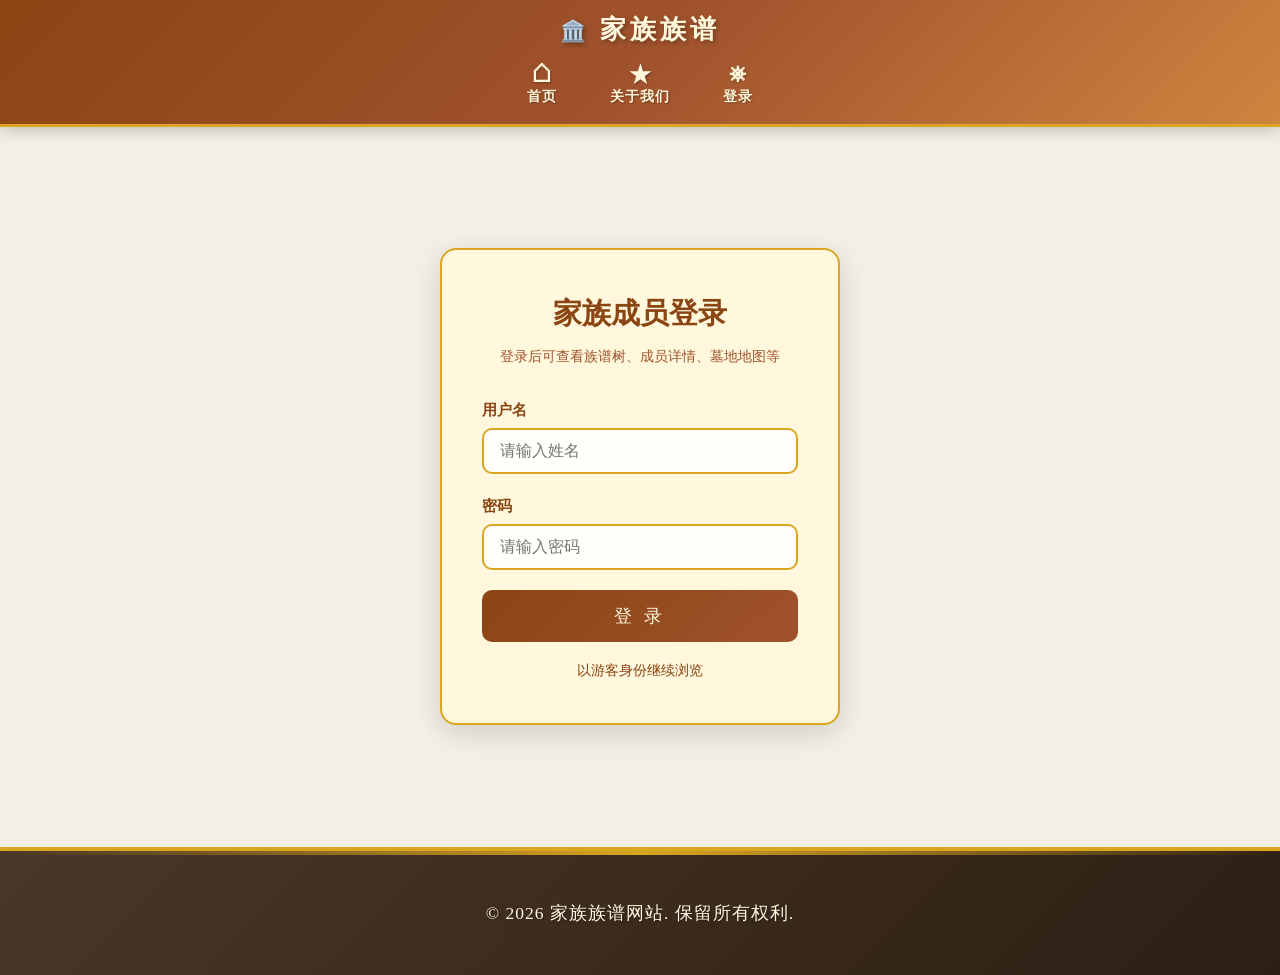
<file: login.html>
<!DOCTYPE html>
<html lang="zh-CN">
<head>
    <meta charset="UTF-8">
    <meta name="viewport" content="width=1200, initial-scale=1, minimum-scale=0.1, maximum-scale=3, user-scalable=yes, shrink-to-fit=no">
    <title>登录 - 家族族谱网站</title>
    <script>
        (function() {
            var screenWidth = window.screen.width;
            if (screenWidth < 1200) {
                var scale = screenWidth / 1200;
                var vp = document.querySelector('meta[name="viewport"]');
                vp.setAttribute('content', 'width=1200, initial-scale=' + scale + ', minimum-scale=0.1, maximum-scale=3, user-scalable=yes, shrink-to-fit=no');
            }
        })();
    </script>
    <link rel="stylesheet" href="styles.css">
    <style>
        .login-page { min-height: 80vh; display: flex; align-items: center; justify-content: center; padding: 20px; }
        .login-card { background: rgba(255,248,220,0.95); border-radius: 16px; padding: 40px; width: 400px; max-width: 90vw; box-shadow: 0 8px 30px rgba(0,0,0,0.15); border: 2px solid #DAA520; }
        .login-card h1 { text-align: center; color: #8B4513; font-family: 'KaiTi','SimSun',serif; font-size: 1.8rem; margin-bottom: 8px; }
        .login-card .subtitle { text-align: center; color: #A0522D; font-size: 0.9rem; margin-bottom: 30px; }
        .form-group { margin-bottom: 20px; }
        .form-group label { display: block; color: #8B4513; font-weight: bold; margin-bottom: 6px; font-size: 0.95rem; }
        .form-group input { width: 100%; padding: 12px 16px; border: 2px solid #DAA520; border-radius: 10px; font-size: 1rem; background: rgba(255,255,255,0.8); outline: none; transition: all 0.3s; }
        .form-group input:focus { border-color: #8B4513; box-shadow: 0 0 8px rgba(139,69,19,0.2); }
        .login-btn { width: 100%; padding: 14px; background: linear-gradient(135deg,#8B4513,#A0522D); color: #FFF8DC; border: none; border-radius: 10px; font-size: 1.1rem; font-family: 'KaiTi','SimSun',serif; cursor: pointer; transition: all 0.3s; letter-spacing: 4px; }
        .login-btn:hover { transform: translateY(-2px); box-shadow: 0 6px 15px rgba(0,0,0,0.2); }
        .login-error { color: #c0392b; text-align: center; font-size: 0.9rem; margin-top: 12px; display: none; }
        .login-hint { text-align: center; color: #A0522D; font-size: 0.8rem; margin-top: 20px; padding-top: 15px; border-top: 1px solid #DAA520; }
        .guest-link { text-align: center; margin-top: 15px; }
        .guest-link a { color: #8B4513; text-decoration: none; font-size: 0.9rem; }
        .guest-link a:hover { text-decoration: underline; }
    </style>
</head>
<body>
    <header>
        <nav class="navbar">
            <div class="nav-brand">家族族谱</div>
            <ul class="nav-menu">
                <li><a href="index.html"><span class="nav-icon">&#9750;</span><span class="nav-text">首页</span></a></li>
                <li><a href="about.html"><span class="nav-icon">&#9733;</span><span class="nav-text">关于我们</span></a></li>
                <li><a href="login.html"><span class="nav-icon">&#9967;</span><span class="nav-text">登录</span></a></li>
            </ul>
        </nav>
    </header>

    <main>
        <div class="login-page">
            <div class="login-card">
                <h1>家族成员登录</h1>
                <p class="subtitle">登录后可查看族谱树、成员详情、墓地地图等</p>
                <form onsubmit="handleLogin(event)">
                    <div class="form-group">
                        <label>用户名</label>
                        <input type="text" id="username" placeholder="请输入姓名" required>
                    </div>
                    <div class="form-group">
                        <label>密码</label>
                        <input type="password" id="password" placeholder="请输入密码" required>
                    </div>
                    <button type="submit" class="login-btn">登 录</button>
                    <p class="login-error" id="loginError">用户名或密码错误</p>
                </form>
                <div class="guest-link"><a href="index.html">以游客身份继续浏览</a></div>
            </div>
        </div>
    </main>

    <footer>
        <div class="container"><p>&copy; 2026 家族族谱网站. 保留所有权利.</p></div>
    </footer>

    <script src="auth.js"></script>
    <script>
        function handleLogin(e) {
            e.preventDefault();
            const username = document.getElementById('username').value.trim();
            const password = document.getElementById('password').value;
            if (authSystem.login(username, password)) {
                window.location.href = 'index.html';
            } else {
                document.getElementById('loginError').style.display = 'block';
            }
        }
    </script>
</body>
</html>
</file>
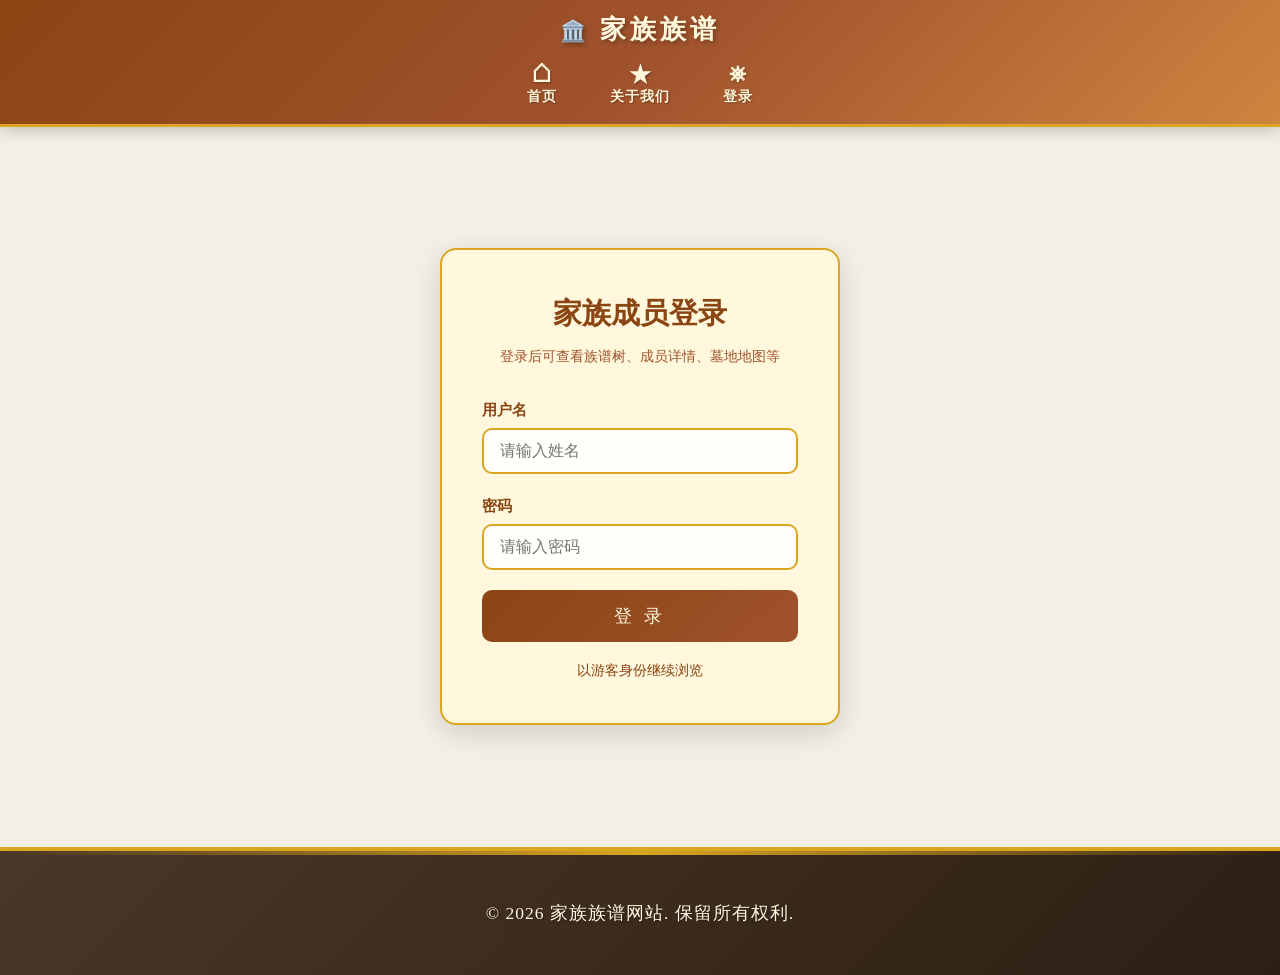
<file: members.html>
<!DOCTYPE html>
<html lang="zh-CN">
<head>
    <meta charset="UTF-8">
    <meta name="viewport" content="width=1200, initial-scale=1, minimum-scale=0.1, maximum-scale=3, user-scalable=yes, shrink-to-fit=no">
    <title>家族成员 - 家族族谱网站</title>
    <script>
        (function() {
            var screenWidth = window.screen.width;
            if (screenWidth < 1200) {
                var scale = screenWidth / 1200;
                var vp = document.querySelector('meta[name="viewport"]');
                vp.setAttribute('content', 'width=1200, initial-scale=' + scale + ', minimum-scale=0.1, maximum-scale=3, user-scalable=yes, shrink-to-fit=no');
            }
        })();
    </script>
    <link rel="stylesheet" href="styles.css">
    <style>
        .filter-container {
            background: white;
            padding: 20px;
            border-radius: 10px;
            margin-bottom: 30px;
            box-shadow: 0 2px 10px rgba(0, 0, 0, 0.1);
        }

        .filter-group {
            display: flex;
            gap: 20px;
            flex-wrap: wrap;
            justify-content: center;
            align-items: center;
        }

        .filter-item {
            display: flex;
            align-items: center;
            gap: 10px;
        }

        .filter-item label {
            font-weight: 500;
            color: #333;
        }

        .filter-item select,
        .filter-item input {
            padding: 8px 15px;
            border: 2px solid #ddd;
            border-radius: 5px;
            font-size: 14px;
        }

        .filter-item select:focus,
        .filter-item input:focus {
            outline: none;
            border-color: #667eea;
        }

        .search-box {
            position: relative;
        }

        .search-box input {
            width: 250px;
            padding-right: 40px;
        }

        .search-box button {
            position: absolute;
            right: 5px;
            top: 50%;
            transform: translateY(-50%);
            background: #667eea;
            color: white;
            border: none;
            border-radius: 3px;
            padding: 5px 10px;
            cursor: pointer;
        }

        .members-stats {
            display: flex;
            justify-content: center;
            gap: 30px;
            margin-bottom: 30px;
            flex-wrap: wrap;
        }

        .stat-card {
            background: white;
            padding: 20px 30px;
            border-radius: 10px;
            text-align: center;
            box-shadow: 0 2px 10px rgba(0, 0, 0, 0.1);
            min-width: 150px;
        }

        .stat-number {
            font-size: 2.5rem;
            font-weight: bold;
            color: #667eea;
            margin-bottom: 5px;
        }

        .stat-label {
            color: #666;
            font-size: 0.9rem;
        }

        .generation-tabs {
            display: flex;
            justify-content: center;
            gap: 10px;
            margin-bottom: 30px;
            flex-wrap: wrap;
        }

        .generation-tab {
            padding: 10px 20px;
            background: white;
            border: 2px solid #667eea;
            border-radius: 25px;
            cursor: pointer;
            transition: all 0.3s;
            font-weight: 500;
        }

        .generation-tab:hover,
        .generation-tab.active {
            background: #667eea;
            color: white;
        }

        .load-more {
            text-align: center;
            margin-top: 30px;
        }

        .load-more button {
            padding: 12px 30px;
            background: #667eea;
            color: white;
            border: none;
            border-radius: 25px;
            cursor: pointer;
            font-size: 16px;
            transition: background 0.3s;
        }

        .load-more button:hover {
            background: #764ba2;
        }

        .member-card {
            transition: transform 0.3s, box-shadow 0.3s;
        }

        .member-card:hover {
            transform: translateY(-5px);
            box-shadow: 0 5px 20px rgba(0, 0, 0, 0.15);
        }

        .no-results {
            text-align: center;
            padding: 40px;
            color: #666;
            font-size: 1.2rem;
        }

        
    </style>
</head>
<body>
    <header>
        <nav class="navbar">
            <div class="nav-brand">家族族谱</div>
            <ul class="nav-menu">
                <li><a href="index.html"><span class="nav-icon">&#9750;</span><span class="nav-text">首页</span></a></li>
                <li><a href="tree.html"><span class="nav-icon"><svg viewBox="0 0 24 24" width="18" height="18" fill="none" stroke="currentColor" stroke-width="2" stroke-linecap="round"><line x1="12" y1="2" x2="12" y2="8"/><line x1="12" y1="8" x2="5" y2="14"/><line x1="12" y1="8" x2="19" y2="14"/><line x1="5" y1="14" x2="5" y2="20"/><line x1="19" y1="14" x2="19" y2="20"/><circle cx="5" cy="20" r="1.5" fill="currentColor" stroke="none"/><circle cx="19" cy="20" r="1.5" fill="currentColor" stroke="none"/><circle cx="12" cy="2" r="1.5" fill="currentColor" stroke="none"/></svg></span><span class="nav-text">族谱树</span></a></li>
                <li><a href="members.html"><span class="nav-icon"><svg viewBox="0 0 24 24" width="18" height="18" fill="none" stroke="currentColor" stroke-width="2"><circle cx="12" cy="7" r="4"/><path d="M4 21c0-4.4 3.6-8 8-8s8 3.6 8 8"/></svg></span><span class="nav-text">家族成员</span></a></li>
                <li><a href="map.html"><span class="nav-icon"><svg viewBox="0 0 24 24" width="18" height="18" fill="none" stroke="currentColor" stroke-width="2" stroke-linecap="round" stroke-linejoin="round"><path d="M12 2C8.13 2 5 5.13 5 9c0 5.25 7 13 7 13s7-7.75 7-13c0-3.87-3.13-7-7-7z"/><circle cx="12" cy="9" r="2.5" fill="currentColor"/></svg></span><span class="nav-text">墓地地图</span></a></li>
                <li><a href="activities.html"><span class="nav-icon"><svg viewBox="0 0 24 24" width="18" height="18" fill="none" stroke="currentColor" stroke-width="2" stroke-linecap="round" stroke-linejoin="round"><rect x="3" y="4" width="18" height="18" rx="2"/><line x1="3" y1="10" x2="21" y2="10"/><line x1="8" y1="2" x2="8" y2="6"/><line x1="16" y1="2" x2="16" y2="6"/><circle cx="12" cy="15" r="1.5" fill="currentColor"/></svg></span><span class="nav-text">家族活动</span></a></li>
                <li><a href="houses.html"><span class="nav-icon"><svg viewBox="0 0 24 24" width="18" height="18" fill="none" stroke="currentColor" stroke-width="2" stroke-linecap="round" stroke-linejoin="round"><path d="M3 12l9-9 9 9"/><path d="M5 10v9a1 1 0 001 1h3v-5h6v5h3a1 1 0 001-1v-9"/><path d="M9 21h6"/></svg></span><span class="nav-text">老宅展示</span></a></li>
                <li><a href="circle.html"><span class="nav-icon"><svg viewBox="0 0 24 24" width="18" height="18" fill="none" stroke="currentColor" stroke-width="2" stroke-linecap="round" stroke-linejoin="round"><rect x="2" y="2" width="20" height="20" rx="3"/><circle cx="12" cy="12" r="4"/><circle cx="18" cy="6" r="1.5" fill="currentColor" stroke="none"/></svg></span><span class="nav-text">家族圈</span></a></li>
                <li><a href="about.html"><span class="nav-icon">&#9733;</span><span class="nav-text">关于我们</span></a></li>
                <li id="navLoginItem"></li>
            </ul>
        </nav>
    </header>

    <main>
        <section class="members-section">
            <div class="container">
                <h2>家族成员</h2>

                <div class="members-stats">
                    <div class="stat-card">
                        <div class="stat-number" id="totalMembers">0</div>
                        <div class="stat-label">总成员数</div>
                    </div>
                    <div class="stat-card">
                        <div class="stat-number" id="totalGenerations">0</div>
                        <div class="stat-label">世代数</div>
                    </div>
                    <div class="stat-card">
                        <div class="stat-number" id="livingMembers">0</div>
                        <div class="stat-label">在世成员</div>
                    </div>
                </div>

                <div class="filter-container">
                    <div class="filter-group">
                        <div class="filter-item">
                            <label>世系：</label>
                            <select id="generationFilter" onchange="filterMembers()">
                                <option value="all">全部世代</option>
                            </select>
                        </div>
                        <div class="filter-item">
                            <label>职业：</label>
                            <select id="occupationFilter" onchange="filterMembers()">
                                <option value="all">全部职业</option>
                            </select>
                        </div>
                        <div class="filter-item search-box">
                            <input type="text" id="searchInput" placeholder="搜索姓名..." onkeyup="filterMembers()">
                            <button onclick="filterMembers()">🔍</button>
                        </div>
                    </div>
                </div>

                <div class="generation-tabs" id="generationTabs"></div>

                <div class="members-grid" id="membersGrid"></div>

                <div class="load-more" id="loadMoreContainer" style="display: none;">
                    <button onclick="loadMore()">加载更多</button>
                </div>
            </div>
        </section>
    </main>

    <footer>
        <div class="container">
            <p>&copy; 2026 家族族谱网站. 保留所有权利.</p>
        </div>
    </footer>

    <!-- 成员详情弹窗 -->
    <div id="memberModal" class="modal">
        <div class="modal-content">
            <span class="close" onclick="closeModal()">&times;</span>
            <div id="modalContent"></div>
        </div>
    </div>

    <script src="auth.js"></script>
    <script src="data.js"></script>
    <script>
        let currentGeneration = 'all';
        let displayedMembers = [];
        let membersPerPage = 12;
        let currentPage = 1;

        // 初始化页面
        function initPage() {
            updateStats();
            populateFilters();
            createGenerationTabs();
            filterMembers();
        }

        // 更新统计数据
        function updateStats() {
            const totalMembers = familyData.members.length;
            const generations = [...new Set(familyData.members.map(m => m.generation))];
            const livingMembers = familyData.members.filter(m => !m.deathYear).length;

            document.getElementById('totalMembers').textContent = totalMembers;
            document.getElementById('totalGenerations').textContent = generations.length;
            document.getElementById('livingMembers').textContent = livingMembers;
        }

        // 填充筛选器
        function populateFilters() {
            // 世代筛选器
            const generations = [...new Set(familyData.members.map(m => m.generation))].sort((a, b) => a - b);
            const generationFilter = document.getElementById('generationFilter');
            generations.forEach(gen => {
                const option = document.createElement('option');
                option.value = gen;
                option.textContent = `第${gen}世`;
                generationFilter.appendChild(option);
            });

            // 职业筛选器
            const occupations = [...new Set(familyData.members.map(m => m.occupation))].sort();
            const occupationFilter = document.getElementById('occupationFilter');
            occupations.forEach(occ => {
                const option = document.createElement('option');
                option.value = occ;
                option.textContent = occ;
                occupationFilter.appendChild(option);
            });
        }

        // 创建世代标签
        function createGenerationTabs() {
            const generations = [...new Set(familyData.members.map(m => m.generation))].sort((a, b) => a - b);
            const tabsContainer = document.getElementById('generationTabs');

            // 添加"全部"标签
            const allTab = document.createElement('div');
            allTab.className = 'generation-tab active';
            allTab.textContent = '全部';
            allTab.onclick = () => selectGeneration('all');
            tabsContainer.appendChild(allTab);

            // 添加各世代标签
            generations.forEach(gen => {
                const tab = document.createElement('div');
                tab.className = 'generation-tab';
                tab.textContent = `第${gen}世`;
                tab.onclick = () => selectGeneration(gen);
                tabsContainer.appendChild(tab);
            });
        }

        // 选择世代
        function selectGeneration(generation) {
            currentGeneration = generation;
            document.getElementById('generationFilter').value = generation;

            // 更新标签样式
            document.querySelectorAll('.generation-tab').forEach(tab => {
                tab.classList.remove('active');
                if ((generation === 'all' && tab.textContent === '全部') ||
                    tab.textContent === `第${generation}世`) {
                    tab.classList.add('active');
                }
            });

            currentPage = 1;
            filterMembers();
        }

        // 筛选成员
        function filterMembers() {
            const generation = document.getElementById('generationFilter').value;
            const occupation = document.getElementById('occupationFilter').value;
            const searchTerm = document.getElementById('searchInput').value.trim().toLowerCase();

            displayedMembers = familyData.members.filter(member => {
                const matchGeneration = generation === 'all' || member.generation === parseInt(generation);
                const matchOccupation = occupation === 'all' || member.occupation === occupation;
                const matchSearch = !searchTerm || member.name.toLowerCase().includes(searchTerm);

                return matchGeneration && matchOccupation && matchSearch;
            });

            // 按世代和ID排序
            displayedMembers.sort((a, b) => {
                if (a.generation !== b.generation) {
                    return a.generation - b.generation;
                }
                return a.id - b.id;
            });

            currentPage = 1;
            renderMembers();
        }

        // 渲染成员列表
        function renderMembers() {
            const grid = document.getElementById('membersGrid');
            const start = (currentPage - 1) * membersPerPage;
            const end = start + membersPerPage;
            const pageMembers = displayedMembers.slice(start, end);

            if (pageMembers.length === 0) {
                grid.innerHTML = '<div class="no-results">未找到匹配的成员</div>';
                document.getElementById('loadMoreContainer').style.display = 'none';
                return;
            }

            grid.innerHTML = pageMembers.map(member => createMemberCard(member)).join('');

            // 更新加载更多按钮
            const loadMoreContainer = document.getElementById('loadMoreContainer');
            if (end < displayedMembers.length) {
                loadMoreContainer.style.display = 'block';
            } else {
                loadMoreContainer.style.display = 'none';
            }
        }

        // 创建成员卡片
        function createMemberCard(member) {
            const status = member.deathYear ? '已故' : '在世';
            const statusColor = member.deathYear ? '#999' : '#4CAF50';

            return `
                <div class="member-card" onclick="showMemberDetails(${member.id})">
                    <div class="member-photo">
                        ${member.photo ? `<img src="${member.photo}" alt="${member.name}" style="width:100%;height:100%;object-fit:cover;">` : '👤'}
                    </div>
                    <div class="member-info">
                        <div class="member-name">${member.name}</div>
                        <div class="member-generation">第${member.generation}代</div>
                        <div style="color: ${statusColor}; font-size: 0.85rem; margin-bottom: 0.5rem;">
                            ${status} | ${member.occupation}
                        </div>
                        <div class="member-bio">
                            ${member.bio.substring(0, 80)}${member.bio.length > 80 ? '...' : ''}
                        </div>
                    </div>
                </div>
            `;
        }

        // 加载更多
        function loadMore() {
            currentPage++;
            renderMembers();
        }

        // 显示成员详情
        function showMemberDetails(memberId) {
            const member = familyData.members.find(m => m.id === memberId);
            if (!member) return;

            const modal = document.getElementById('memberModal');
            const modalContent = document.getElementById('modalContent');

            // 获取父母信息
            let parentsInfo = '';
            if (member.parents && member.parents.length > 0) {
                const parents = member.parents.map(parentId => {
                    const parent = familyData.members.find(m => m.id === parentId);
                    return parent ? parent.name : '';
                }).filter(name => name);
                if (parents.length > 0) {
                    parentsInfo = `<p><strong>父母：</strong>${parents.join('、')}</p>`;
                }
            }

            // 获取子女信息
            let childrenInfo = '';
            if (member.children && member.children.length > 0) {
                const children = member.children.map(childId => {
                    const child = familyData.members.find(m => m.id === childId);
                    return child ? child.name : '';
                }).filter(name => name);
                if (children.length > 0) {
                    childrenInfo = `<p><strong>子女：</strong>${children.join('、')}</p>`;
                }
            }

            // 获取兄弟姐妹信息
            let siblingsInfo = '';
            if (member.parents && member.parents.length > 0) {
                const siblings = familyData.members.filter(m =>
                    m.parents && m.parents.length > 0 &&
                    m.parents.some(p => member.parents.includes(p)) &&
                    m.id !== member.id
                );
                if (siblings.length > 0) {
                    siblingsInfo = `<p><strong>兄弟姐妹：</strong>${siblings.map(s => s.name).join('、')}</p>`;
                }
            }

            const status = member.deathYear ? '已故' : '在世';
            const statusColor = member.deathYear ? '#999' : '#4CAF50';

            modalContent.innerHTML = `
                <h2 style="color: #667eea; margin-bottom: 20px;">${member.name}</h2>
                <div style="line-height: 2;">
                    <p><strong>状态：</strong><span style="color: ${statusColor};">${status}</span></p>
                    <p><strong>世代：</strong>第${member.generation}世</p>
                    <p><strong>生卒年：</strong>${member.birthYear} - ${member.deathYear || '至今'}</p>
                    <p><strong>出生地：</strong>${member.birthPlace}</p>
                    <p><strong>职业：</strong>${member.occupation}</p>
                    ${member.spouse ? `<p><strong>配偶：</strong>${member.spouse}</p>` : ''}
                    ${parentsInfo}
                    ${childrenInfo}
                    ${siblingsInfo}

                    <p style="margin-top: 20px;"><strong>个人简介：</strong></p>
                    <p style="margin-top: 10px; text-indent: 2em;">${member.bio}</p>

                    ${member.achievements && member.achievements.length > 0 ? `
                        <p style="margin-top: 20px;"><strong>主要成就：</strong></p>
                        <ul style="margin-top: 10px; margin-left: 20px;">
                            ${member.achievements.map(achievement => `<li>${achievement}</li>`).join('')}
                        </ul>
                    ` : ''}

                    ${member.tomb ? `
                        <div style="margin-top: 25px; padding: 20px; background: #f9f9f9; border-radius: 10px; border-left: 4px solid #667eea;">
                            <p style="margin-bottom: 10px;"><strong>🏛️ 墓地信息</strong></p>
                            <p><strong>地址：</strong>${member.tomb.address}</p>
                            <p><strong>经纬度：</strong>${member.tomb.lat}, ${member.tomb.lng}</p>
                            <div style="margin-top: 10px; border-radius: 8px; overflow: hidden;">
                                <img src="${member.tomb.image}" alt="墓地" style="width: 100%; max-height: 200px; object-fit: cover; border-radius: 8px;" onerror="this.style.display='none'">
                            </div>
                        </div>
                    ` : ''}

                    <div style="margin-top: 30px; padding-top: 20px; border-top: 1px solid #eee;">
                        <button onclick="closeModal()" style="padding: 10px 20px; background: #667eea; color: white; border: none; border-radius: 5px; cursor: pointer;">关闭</button>
                        <button onclick="viewInTree(${member.id})" style="padding: 10px 20px; background: #764ba2; color: white; border: none; border-radius: 5px; cursor: pointer; margin-left: 10px;">在族谱树中查看</button>
                    </div>
                </div>
            `;

            modal.style.display = 'block';
        }

        // 在族谱树中查看
        function viewInTree(memberId) {
            closeModal();
            window.location.href = `tree.html?member=${memberId}`;
        }

        // 关闭弹窗
        function closeModal() {
            document.getElementById('memberModal').style.display = 'none';
        }

        // 点击弹窗外部关闭
        window.onclick = function(event) {
            const modal = document.getElementById('memberModal');
            if (event.target === modal) {
                modal.style.display = 'none';
            }
        }

        // 页面加载完成后初始化
        document.addEventListener('DOMContentLoaded', function() {
            initPage();
        });
    </script>
</body>
</html>
</file>
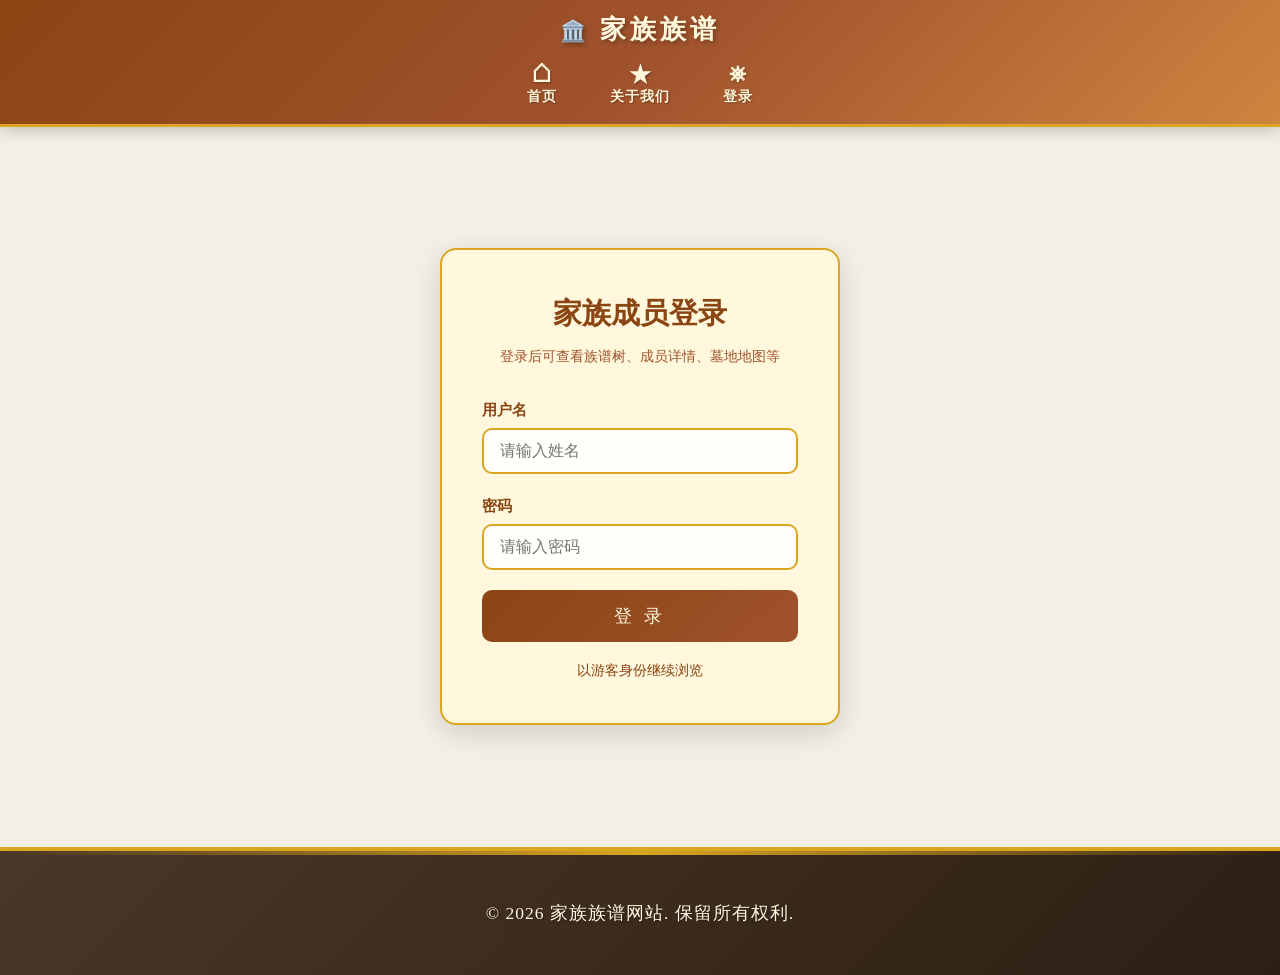
<file: profile.html>
<!DOCTYPE html>
<html lang="zh-CN">
<head>
    <meta charset="UTF-8">
    <meta name="viewport" content="width=1200, initial-scale=1, minimum-scale=0.1, maximum-scale=3, user-scalable=yes, shrink-to-fit=no">
    <title>个人中心 - 家族族谱网站</title>
    <script>
        (function() {
            var screenWidth = window.screen.width;
            if (screenWidth < 1200) {
                var scale = screenWidth / 1200;
                var vp = document.querySelector('meta[name="viewport"]');
                vp.setAttribute('content', 'width=1200, initial-scale=' + scale + ', minimum-scale=0.1, maximum-scale=3, user-scalable=yes, shrink-to-fit=no');
            }
        })();
    </script>
    <link rel="stylesheet" href="styles.css">
    <style>
        .profile-page { max-width: 1500px; margin: 0 auto; padding: 20px; }
        .profile-banner { position: relative; height: 160px; background: linear-gradient(135deg,#A0522D 0%,#CD853F 40%,#DEB887 80%,#F5DEB3 100%); border-radius: 16px 16px 0 0; overflow: hidden; }
        .profile-banner-pattern { position: absolute; top: 0; left: 0; right: 0; bottom: 0; opacity: 0.06; background-image: repeating-linear-gradient(45deg, #8B4513 0, #8B4513 1px, transparent 1px, transparent 14px); }
        .profile-main-card { background: rgba(255,250,235,0.97); border-radius: 0 0 16px 16px; padding: 0 30px 30px; box-shadow: 0 6px 25px rgba(0,0,0,0.1); }
        .avatar-row { display: flex; align-items: flex-end; gap: 20px; margin-top: -45px; margin-bottom: 24px; position: relative; z-index: 2; }
        .avatar-wrap { position: relative; width: 90px; height: 90px; flex-shrink: 0; }
        .avatar-img { width: 90px; height: 90px; border-radius: 50%; border: 4px solid #FFF8DC; box-shadow: 0 4px 15px rgba(0,0,0,0.15); object-fit: cover; background: linear-gradient(135deg,#A0522D,#CD853F); display: flex; align-items: center; justify-content: center; font-size: 2.2rem; color: #FFF8DC; overflow: hidden; }
        .avatar-img img { width: 100%; height: 100%; object-fit: cover; }
        .avatar-upload-btn { position: absolute; bottom: 2px; right: 2px; width: 26px; height: 26px; background: #DAA520; border-radius: 50%; display: flex; align-items: center; justify-content: center; cursor: pointer; box-shadow: 0 2px 6px rgba(0,0,0,0.2); font-size: 0.8rem; color: #5D3A1A; transition: transform 0.2s; }
        .avatar-upload-btn:hover { transform: scale(1.1); }
        .profile-name-area { padding-bottom: 10px; padding-top: 8px; }
        .profile-name { font-family: 'KaiTi','SimSun',serif; font-size: 1.5rem; color: #3E2723; font-weight: bold; }
        .profile-role { color: #8B7355; font-size: 0.82rem; margin-top: 4px; }
        .profile-signature { color: #A0522D; font-size: 0.82rem; margin-top: 6px; font-style: italic; line-height: 1.4; }
        .signature-edit { color: #A0522D; font-size: 0.72rem; cursor: pointer; margin-left: 6px; font-style: normal; }
        .signature-edit:hover { text-decoration: underline; }
        .info-section { margin-bottom: 20px; }
        .info-section-title { font-size: 0.82rem; color: #A0522D; font-weight: bold; letter-spacing: 2px; margin-bottom: 12px; }
        .info-grid { display: grid; grid-template-columns: 1fr 1fr; gap: 12px 24px; }
        .info-item { display: flex; gap: 8px; align-items: baseline; }
        .info-item .label { color: #8B7355; font-size: 0.82rem; min-width: 72px; }
        .info-item .value { color: #3E2723; font-size: 0.88rem; }
        .lunar-text { color: #A0522D; font-size: 0.78rem; margin-left: 4px; }
        .birthday-row { display: flex; align-items: center; gap: 8px; flex-wrap: wrap; }
        .birthday-row input[type="date"] { padding: 5px 10px; border: 1.5px solid #DAA520; border-radius: 6px; font-size: 0.82rem; background: rgba(255,255,255,0.8); outline: none; }
        .birthday-row input:focus { border-color: #8B4513; }
        .action-bar { display: flex; gap: 10px; margin-top: 20px; padding-top: 16px; border-top: 1px solid rgba(218,165,32,0.2); flex-wrap: wrap; }
        .action-btn { padding: 8px 18px; border-radius: 8px; font-size: 0.82rem; cursor: pointer; transition: all 0.3s; display: flex; align-items: center; gap: 6px; }
        .action-btn.pw { background: rgba(139,69,19,0.06); color: #8B4513; border: 1.5px solid rgba(139,69,19,0.15); }
        .action-btn.pw:hover { background: rgba(139,69,19,0.12); }
        .action-btn.logout { background: rgba(192,57,43,0.05); color: #c0392b; border: 1.5px solid rgba(192,57,43,0.15); }
        .action-btn.logout:hover { background: #c0392b; color: white; border-color: #c0392b; }
        .pw-panel { max-height: 0; overflow: hidden; transition: max-height 0.4s ease, padding 0.4s ease; background: rgba(139,69,19,0.03); border-radius: 10px; margin-top: 0; }
        .pw-panel.open { max-height: 300px; padding: 18px; margin-top: 14px; }
        .pw-panel .pw-row { display: flex; align-items: center; gap: 10px; margin-bottom: 10px; }
        .pw-panel label { color: #8B7355; font-size: 0.82rem; min-width: 80px; }
        .pw-panel input { padding: 8px 12px; border: 1.5px solid #DAA520; border-radius: 6px; font-size: 0.82rem; background: rgba(255,255,255,0.8); outline: none; flex: 1; max-width: 240px; }
        .pw-panel input:focus { border-color: #8B4513; }
        .pw-panel .pw-submit { padding: 8px 20px; background: linear-gradient(135deg,#8B4513,#A0522D); color: #FFF8DC; border: none; border-radius: 6px; cursor: pointer; font-size: 0.82rem; }
        .pw-msg { font-size: 0.8rem; margin-top: 6px; }
        .posts-section { background: rgba(255,250,235,0.97); border-radius: 16px; padding: 24px; box-shadow: 0 4px 15px rgba(0,0,0,0.06); }
        .posts-section h3 { color: #5D3A1A; font-family: 'KaiTi','SimSun',serif; font-size: 1.05rem; margin-bottom: 16px; }
        .post-composer { background: rgba(255,255,255,0.6); border-radius: 12px; padding: 14px; margin-bottom: 18px; border: 1px solid rgba(218,165,32,0.12); }
        .post-composer textarea { width: 100%; padding: 10px; border: 1.5px solid rgba(218,165,32,0.25); border-radius: 8px; font-size: 0.88rem; background: rgba(255,255,255,0.7); outline: none; resize: vertical; min-height: 50px; font-family: inherit; }
        .post-composer textarea:focus { border-color: #8B4513; }
        .post-composer-bottom { display: flex; justify-content: space-between; align-items: center; margin-top: 8px; }
        .post-img-preview { display: flex; gap: 6px; flex-wrap: wrap; }
        .post-img-preview img { width: 56px; height: 56px; object-fit: cover; border-radius: 6px; cursor: pointer; }
        .post-composer-actions { display: flex; gap: 8px; align-items: center; }
        .post-attach-btn { padding: 5px 10px; background: rgba(139,69,19,0.05); border: 1px solid rgba(218,165,32,0.25); border-radius: 6px; cursor: pointer; font-size: 0.78rem; color: #8B4513; }
        .post-attach-btn:hover { background: rgba(139,69,19,0.1); }
        .post-submit-btn { padding: 5px 16px; background: linear-gradient(135deg,#8B4513,#A0522D); color: #FFF8DC; border: none; border-radius: 6px; cursor: pointer; font-size: 0.82rem; }
        .post-item { padding: 14px; margin-bottom: 10px; background: rgba(255,255,255,0.5); border-radius: 10px; border-left: 3px solid #DAA520; }
        .post-item .post-time { color: #A0522D; font-size: 0.72rem; margin-bottom: 4px; }
        .post-item .post-content { color: #3E2723; font-size: 0.88rem; line-height: 1.5; }
        .post-item .post-images { display: flex; gap: 6px; flex-wrap: wrap; margin-top: 8px; }
        .post-item .post-images img { width: 110px; height: 75px; object-fit: cover; border-radius: 6px; cursor: pointer; transition: transform 0.2s; }
        .post-item .post-images img:hover { transform: scale(1.05); }
        .post-item .post-delete { color: #c0392b; font-size: 0.7rem; cursor: pointer; margin-top: 6px; display: inline-block; }
        .post-item .post-delete:hover { text-decoration: underline; }
        .no-posts { color: #A0522D; text-align: center; padding: 20px; font-size: 0.85rem; }
        .img-preview { display: none; position: fixed; top: 0; left: 0; width: 100%; height: 100%; background: rgba(0,0,0,0.88); z-index: 9999; align-items: center; justify-content: center; cursor: pointer; }
        .img-preview.visible { display: flex; }
        .img-preview img { max-width: 90vw; max-height: 90vh; border-radius: 8px; }

        /* 三栏布局：左(天气+黄历) 中(基本信息+我的动态) 右(日历+节日) */
        .profile-body-row { display: grid; grid-template-columns: 260px 1fr 300px; gap: 50px; margin-bottom: 24px; align-items: start; }
        .profile-left-col, .profile-right-col { display: flex; flex-direction: column; gap: 16px; margin-top: 10px; }
        .profile-center-col { display: flex; flex-direction: column; gap: 20px; }
        .profile-card-group { display: flex; flex-direction: column; }
        .profile-card-group .profile-banner { border-radius: 16px 16px 0 0; }
        .profile-card-group .profile-main-card { border-radius: 0 0 16px 16px; }
        .daily-card { background: rgba(255,250,235,0.97); border-radius: 16px; padding: 16px; box-shadow: 0 4px 15px rgba(0,0,0,0.06); }
        .daily-card h3 { color: #5D3A1A; font-family: 'KaiTi','SimSun',serif; font-size: 1rem; margin-bottom: 10px; display: flex; align-items: center; gap: 6px; }
        /* 天气 */
        .weather-content { display: flex; align-items: center; gap: 16px; }
        .weather-icon { font-size: 3rem; }
        .weather-info { flex: 1; }
        .weather-temp { font-size: 1.8rem; color: #8B4513; font-weight: bold; font-family: 'KaiTi','SimSun',serif; }
        .weather-desc { color: #A0522D; font-size: 0.88rem; margin-top: 2px; }
        .weather-detail { color: #8B7355; font-size: 0.78rem; margin-top: 4px; }
        .weather-loc { color: #A0522D; font-size: 0.72rem; margin-top: 6px; padding-top: 6px; border-top: 1px dashed rgba(218,165,32,0.3); }
        .weather-err { color: #A0522D; font-size: 0.85rem; }
        /* 日历 */
        .cal-header { display: flex; justify-content: space-between; align-items: center; margin-bottom: 10px; }
        .cal-header span { color: #5D3A1A; font-family: 'KaiTi','SimSun',serif; font-size: 0.95rem; }
        .cal-nav { background: none; border: 1px solid #DAA520; border-radius: 6px; padding: 2px 10px; cursor: pointer; color: #8B4513; font-size: 0.85rem; }
        .cal-nav:hover { background: rgba(139,69,19,0.08); }
        .cal-grid { display: grid; grid-template-columns: repeat(7, 1fr); gap: 2px; text-align: center; }
        .cal-weekday { color: #A0522D; font-size: 0.75rem; font-weight: bold; padding: 4px 0; }
        .cal-weekday.cal-weekend { color: #c0392b; }
        .cal-day { padding: 5px 2px; font-size: 0.82rem; color: #3E2723; border-radius: 6px; cursor: default; position: relative; }
        .cal-day.other-month { color: #ccc; }
        .cal-day.today { background: linear-gradient(135deg,#8B4513,#A0522D); color: #FFF8DC; font-weight: bold; border-radius: 50%; }
        .cal-day.weekend { color: #c0392b; }
        .cal-day.today.weekend { color: #FFF8DC; }
        .cal-day .cal-holiday { position: absolute; top: 0; left: 0; font-size: 0.45rem; color: #27ae60; font-weight: bold; line-height: 1; }
        .cal-day.today .cal-holiday { color: #FFF8DC; }
        /* 黄历 */
        .almanac-date { text-align: center; color: #5D3A1A; font-family: 'KaiTi','SimSun',serif; font-size: 1.1rem; margin-bottom: 10px; }
        .almanac-lunar { text-align: center; color: #A0522D; font-size: 0.85rem; margin-bottom: 12px; }
        .almanac-row { margin-bottom: 10px; }
        .almanac-label { font-size: 0.82rem; color: #8B7355; margin-bottom: 4px; font-weight: bold; }
        .almanac-items { display: flex; flex-wrap: wrap; gap: 6px; }
        .almanac-tag { padding: 3px 10px; border-radius: 12px; font-size: 0.78rem; }
        .almanac-tag.yi { background: rgba(39,174,96,0.12); color: #27ae60; border: 1px solid rgba(39,174,96,0.25); }
        .almanac-tag.ji { background: rgba(192,57,43,0.1); color: #c0392b; border: 1px solid rgba(192,57,43,0.2); }
        /* 节日倒数 */
        .countdown-list { display: flex; flex-direction: column; gap: 8px; }
        .countdown-item { display: flex; justify-content: space-between; align-items: center; padding: 6px 12px; background: rgba(139,69,19,0.04); border-radius: 8px; border-left: 3px solid #DAA520; }
        .countdown-name { color: #5D3A1A; font-size: 0.88rem; font-family: 'KaiTi','SimSun',serif; }
        .countdown-date { color: #8B7355; font-size: 0.72rem; }
        .countdown-days { color: #A0522D; font-size: 0.88rem; font-weight: bold; font-family: 'KaiTi','SimSun',serif; }
        .countdown-days .num { font-size: 1.1rem; color: #8B4513; }

        /* Admin 账号管理 */
        .admin-user-section { background: rgba(255,250,235,0.97); border-radius: 16px; padding: 24px; box-shadow: 0 4px 15px rgba(0,0,0,0.06); margin-bottom: 20px; }
        .admin-user-section h3 { color: #5D3A1A; font-family: 'KaiTi','SimSun',serif; font-size: 1.05rem; margin-bottom: 16px; display: flex; align-items: center; gap: 8px; }
        .admin-user-table { width: 100%; border-collapse: collapse; }
        .admin-user-table th { background: rgba(139,69,19,0.08); color: #5D3A1A; font-size: 0.82rem; padding: 8px 10px; text-align: left; font-family: 'KaiTi','SimSun',serif; border-bottom: 2px solid #DAA520; }
        .admin-user-table td { padding: 8px 10px; font-size: 0.82rem; color: #3E2723; border-bottom: 1px solid rgba(218,165,32,0.15); vertical-align: middle; }
        .admin-user-table tr:hover td { background: rgba(139,69,19,0.03); }
        .admin-btn { padding: 4px 10px; border-radius: 6px; cursor: pointer; font-size: 0.75rem; border: 1px solid; transition: all 0.2s; margin-right: 4px; }
        .admin-btn-edit { background: rgba(39,174,96,0.08); color: #27ae60; border-color: rgba(39,174,96,0.3); }
        .admin-btn-edit:hover { background: rgba(39,174,96,0.15); }
        .admin-btn-del { background: rgba(192,57,43,0.06); color: #c0392b; border-color: rgba(192,57,43,0.25); }
        .admin-btn-del:hover { background: rgba(192,57,43,0.12); }
        .admin-btn-add { padding: 8px 20px; background: linear-gradient(135deg,#8B4513,#A0522D); color: #FFF8DC; border: none; border-radius: 8px; cursor: pointer; font-size: 0.85rem; margin-top: 12px; transition: all 0.3s; }
        .admin-btn-add:hover { transform: translateY(-1px); box-shadow: 0 3px 8px rgba(0,0,0,0.15); }
        .admin-modal-overlay { display: none; position: fixed; top: 0; left: 0; width: 100%; height: 100%; background: rgba(0,0,0,0.5); z-index: 3000; align-items: center; justify-content: center; }
        .admin-modal-overlay.open { display: flex; }
        .admin-modal { background: rgba(255,250,235,0.98); border-radius: 16px; padding: 24px; width: 400px; max-width: 90vw; box-shadow: 0 8px 30px rgba(0,0,0,0.2); border: 2px solid #DAA520; }
        .admin-modal h4 { color: #5D3A1A; font-family: 'KaiTi','SimSun',serif; font-size: 1.1rem; margin-bottom: 16px; }
        .admin-modal label { display: block; color: #8B7355; font-size: 0.82rem; margin-bottom: 4px; margin-top: 12px; }
        .admin-modal input { width: 100%; padding: 8px 12px; border: 1.5px solid #DAA520; border-radius: 6px; font-size: 0.88rem; background: rgba(255,255,255,0.8); outline: none; }
        .admin-modal input:focus { border-color: #8B4513; }
        .admin-modal-btns { display: flex; gap: 10px; margin-top: 20px; justify-content: flex-end; }
        .admin-modal-btns button { padding: 8px 20px; border-radius: 8px; cursor: pointer; font-size: 0.85rem; border: none; transition: all 0.2s; }
        .admin-modal-save { background: linear-gradient(135deg,#8B4513,#A0522D); color: #FFF8DC; }
        .admin-modal-cancel { background: rgba(139,69,19,0.06); color: #8B4513; border: 1px solid rgba(139,69,19,0.2) !important; }
        .admin-msg { font-size: 0.82rem; margin-top: 8px; padding: 6px 10px; border-radius: 6px; }
        .admin-msg.ok { background: rgba(39,174,96,0.1); color: #27ae60; }
        .admin-msg.err { background: rgba(192,57,43,0.08); color: #c0392b; }
        .admin-pw-mask { font-family: monospace; letter-spacing: 2px; }
    </style>
</head>
<body>
    <header>
        <nav class="navbar">
            <div class="nav-brand">家族族谱</div>
            <ul class="nav-menu">
                <li><a href="index.html"><span class="nav-icon">&#9750;</span><span class="nav-text">首页</span></a></li>
                <li><a href="tree.html"><span class="nav-icon"><svg viewBox="0 0 24 24" width="18" height="18" fill="none" stroke="currentColor" stroke-width="2" stroke-linecap="round"><line x1="12" y1="2" x2="12" y2="8"/><line x1="12" y1="8" x2="5" y2="14"/><line x1="12" y1="8" x2="19" y2="14"/><line x1="5" y1="14" x2="5" y2="20"/><line x1="19" y1="14" x2="19" y2="20"/><circle cx="5" cy="20" r="1.5" fill="currentColor" stroke="none"/><circle cx="19" cy="20" r="1.5" fill="currentColor" stroke="none"/><circle cx="12" cy="2" r="1.5" fill="currentColor" stroke="none"/></svg></span><span class="nav-text">族谱树</span></a></li>
                <li><a href="members.html"><span class="nav-icon"><svg viewBox="0 0 24 24" width="18" height="18" fill="none" stroke="currentColor" stroke-width="2"><circle cx="12" cy="7" r="4"/><path d="M4 21c0-4.4 3.6-8 8-8s8 3.6 8 8"/></svg></span><span class="nav-text">家族成员</span></a></li>
                <li><a href="map.html"><span class="nav-icon"><svg viewBox="0 0 24 24" width="18" height="18" fill="none" stroke="currentColor" stroke-width="2" stroke-linecap="round" stroke-linejoin="round"><path d="M12 2C8.13 2 5 5.13 5 9c0 5.25 7 13 7 13s7-7.75 7-13c0-3.87-3.13-7-7-7z"/><circle cx="12" cy="9" r="2.5" fill="currentColor"/></svg></span><span class="nav-text">墓地地图</span></a></li>
                <li><a href="activities.html"><span class="nav-icon"><svg viewBox="0 0 24 24" width="18" height="18" fill="none" stroke="currentColor" stroke-width="2" stroke-linecap="round" stroke-linejoin="round"><rect x="3" y="4" width="18" height="18" rx="2"/><line x1="3" y1="10" x2="21" y2="10"/><line x1="8" y1="2" x2="8" y2="6"/><line x1="16" y1="2" x2="16" y2="6"/><circle cx="12" cy="15" r="1.5" fill="currentColor"/></svg></span><span class="nav-text">家族活动</span></a></li>
                <li><a href="houses.html"><span class="nav-icon"><svg viewBox="0 0 24 24" width="18" height="18" fill="none" stroke="currentColor" stroke-width="2" stroke-linecap="round" stroke-linejoin="round"><path d="M3 12l9-9 9 9"/><path d="M5 10v9a1 1 0 001 1h3v-5h6v5h3a1 1 0 001-1v-9"/><path d="M9 21h6"/></svg></span><span class="nav-text">老宅展示</span></a></li>
                <li><a href="circle.html"><span class="nav-icon"><svg viewBox="0 0 24 24" width="18" height="18" fill="none" stroke="currentColor" stroke-width="2" stroke-linecap="round" stroke-linejoin="round"><rect x="2" y="2" width="20" height="20" rx="3"/><circle cx="12" cy="12" r="4"/><circle cx="18" cy="6" r="1.5" fill="currentColor" stroke="none"/></svg></span><span class="nav-text">家族圈</span></a></li>
                <li><a href="about.html"><span class="nav-icon">&#9733;</span><span class="nav-text">关于我们</span></a></li>
                <li id="navLoginItem"></li>
            </ul>
        </nav>
    </header>
    <main>
        <div class="profile-page">
            <div class="profile-body-row">
                <!-- 左侧：天气 + 黄历 -->
                <div class="profile-left-col">
                    <div class="daily-card">
                        <h3>&#9925; 天气</h3>
                        <div id="weatherContent"><span class="weather-err">加载中...</span></div>
                    </div>
                    <div class="daily-card">
                        <h3>&#128214; 黄历</h3>
                        <div id="almanacContent"></div>
                    </div>
                </div>
                <!-- 中间：banner + 基本信息 + 我的动态 -->
                <div class="profile-center-col">
                    <div class="profile-card-group">
                        <div class="profile-banner"><div class="profile-banner-pattern"></div></div>
                        <div class="profile-main-card">
                        <div class="avatar-row">
                            <div class="avatar-wrap">
                                <div class="avatar-img" id="profileAvatar"></div>
                                <div class="avatar-upload-btn" onclick="document.getElementById('avatarInput').click()">&#9998;</div>
                                <input type="file" id="avatarInput" accept="image/*" style="display:none" onchange="uploadAvatar(event)">
                            </div>
                            <div class="profile-name-area">
                                <div class="profile-name" id="profileName"></div>
                                <div class="profile-role" id="profileRole"></div>
                                <div class="profile-signature" id="profileSignature"></div>
                            </div>
                        </div>
                        <div class="info-section">
                            <div class="info-section-title">基本信息</div>
                            <div class="info-grid" id="profileInfo"></div>
                        </div>
                        <div class="action-bar">
                            <button class="action-btn pw" onclick="togglePwPanel()">&#128274; 修改密码</button>
                            <button class="action-btn logout" onclick="handleLogout()">&#128682; 退出登录</button>
                        </div>
                        <div class="pw-panel" id="pwPanel">
                            <div class="pw-row"><label>当前密码</label><input type="password" id="oldPw"></div>
                            <div class="pw-row"><label>新密码</label><input type="password" id="newPw"></div>
                            <div class="pw-row"><label>确认新密码</label><input type="password" id="confirmPw"></div>
                            <button class="pw-submit" onclick="changePassword()">确认修改</button>
                            <div class="pw-msg" id="pwMsg"></div>
                        </div>
                    </div>
                    </div>
                    <div id="adminUserSection"></div>
                    <div class="posts-section">
                        <h3>我的动态</h3>
                        <div class="post-composer">
                            <textarea id="postInput" placeholder="分享你的想法..."></textarea>
                            <div class="post-composer-bottom">
                                <div class="post-img-preview" id="postImgPreview"></div>
                                <div class="post-composer-actions">
                                    <button class="post-attach-btn" onclick="document.getElementById('postImgInput').click()">&#128247; 图片</button>
                                    <input type="file" id="postImgInput" accept="image/*" multiple style="display:none" onchange="addPostImages(event)">
                                    <button class="post-submit-btn" onclick="addPost()">发布</button>
                                </div>
                            </div>
                        </div>
                        <div id="postList"></div>
                    </div>
                </div>
                <!-- 右侧：日历 + 节日 -->
                <div class="profile-right-col">
                    <div class="daily-card">
                        <h3>&#128197; 日历</h3>
                        <div id="calendarContent"></div>
                    </div>
                    <div class="daily-card">
                        <h3>&#127880; 节日倒数</h3>
                        <div id="countdownContent"></div>
                    </div>
                </div>
            </div>
        </div>
    </main>
    <!-- Admin 账号管理模态框 -->
    <div class="admin-modal-overlay" id="adminModalOverlay" onclick="if(event.target===this)closeAdminModal()">
        <div class="admin-modal">
            <h4 id="adminModalTitle">编辑用户</h4>
            <label>用户名</label>
            <input type="text" id="adminModalName" placeholder="输入用户名">
            <label>密码</label>
            <input type="text" id="adminModalPw" placeholder="输入新密码">
            <div id="adminModalMsg"></div>
            <div class="admin-modal-btns">
                <button class="admin-modal-cancel" onclick="closeAdminModal()">取消</button>
                <button class="admin-modal-save" onclick="saveAdminModal()">保存</button>
            </div>
        </div>
    </div>
    <div class="img-preview" id="imgPreview" onclick="this.classList.remove('visible')"><img id="previewImg" src=""></div>
    <footer><div class="container"><p>&copy; 2026 家族族谱网站. 保留所有权利.</p></div></footer>
    <script src="data.js"></script>
    <script src="auth.js"></script>
    <script>
        if (!authSystem.isLoggedIn()) { window.location.href = 'login.html'; }
        const currentUser = authSystem.getCurrentUser();
        let pendingImages = [];

        // 压缩图片：限制最大宽高，降低质量
        function compressImage(dataUrl, maxW, maxH, quality) {
            return new Promise(resolve => {
                const img = new Image();
                img.onload = () => {
                    let w = img.width, h = img.height;
                    if (w > maxW) { h = h * maxW / w; w = maxW; }
                    if (h > maxH) { w = w * maxH / h; h = maxH; }
                    const canvas = document.createElement('canvas');
                    canvas.width = w; canvas.height = h;
                    const ctx = canvas.getContext('2d');
                    ctx.drawImage(img, 0, 0, w, h);
                    resolve(canvas.toDataURL('image/jpeg', quality || 0.7));
                };
                img.onerror = () => resolve(dataUrl);
                img.src = dataUrl;
            });
        }

        function solarToLunar(year, month, day) {
            try {
                const date = new Date(year, month - 1, day);
                const formatter = new Intl.DateTimeFormat('zh-CN-u-ca-chinese', { year: 'numeric', month: 'long', day: 'numeric' });
                return formatter.format(date);
            } catch(e) { return ''; }
        }

        function getProfileData() { return JSON.parse(sessionStorage.getItem('familyProfile_' + currentUser) || localStorage.getItem('familyProfile_' + currentUser) || '{}'); }
        function saveProfileData(data) {
            const jsonStr = JSON.stringify(data);
            localStorage.setItem('familyProfile_' + currentUser, jsonStr);
            sessionStorage.setItem('familyProfile_' + currentUser, jsonStr);
        }

        function uploadAvatar(e) {
            const file = e.target.files[0];
            if (!file) return;
            const reader = new FileReader();
            reader.onload = async function(ev) {
                const compressed = await compressImage(ev.target.result, 300, 300, 0.85);
                const data = getProfileData();
                data.avatar = compressed;
                try {
                    saveProfileData(data);
                } catch(err) {
                    console.error('保存头像失败，可能超出存储容量:', err);
                    alert('头像保存失败，请尝试上传更小的图片');
                    return;
                }
                loadProfile();
                authSystem.updateNavbar();
            };
            reader.readAsDataURL(file);
        }

        function loadProfile() {
            const userInfo = authSystem.getUserInfo(currentUser);
            const profileData = getProfileData();
            const avatarEl = document.getElementById('profileAvatar');

            if (profileData.avatar) {
                avatarEl.innerHTML = `<img src="${profileData.avatar}" alt="头像">`;
            } else {
                avatarEl.textContent = currentUser.charAt(0);
            }

            // 同步更新导航栏头像
            authSystem.updateNavbar();

            document.getElementById('profileName').textContent = currentUser;
            document.getElementById('profileRole').textContent = userInfo.role;

            const sigEl = document.getElementById('profileSignature');
            const sig = profileData.signature || '';
            sigEl.innerHTML = sig ? `"${sig}" <span class="signature-edit" onclick="editSignature()">编辑</span>` : `<span class="signature-edit" onclick="editSignature()">设置个性签名</span>`;

            const infoEl = document.getElementById('profileInfo');
            let html = '';

            // 生日放最前面，农历在前阳历在后
            const birthday = profileData.birthday || '';
            html += `<div class="info-item"><span class="label">生日：</span><span class="value"><div class="birthday-row">`;
            if (birthday) {
                const parts = birthday.split('-');
                if (parts.length === 3) {
                    const lunar = solarToLunar(parseInt(parts[0]), parseInt(parts[1]), parseInt(parts[2]));
                    if (lunar) html += `<span class="lunar-text">${lunar}</span>`;
                }
            }
            html += `<input type="date" id="birthdayInput" value="${birthday}" onchange="saveBirthday()">`;
            html += `</div></span></div>`;

            if (userInfo.member) {
                const m = userInfo.member;
                html += `<div class="info-item"><span class="label">世代：</span><span class="value">第${m.generation}代</span></div>`;
                html += `<div class="info-item"><span class="label">籍贯：</span><span class="value">${m.birthPlace || '未知'}</span></div>`;
                html += `<div class="info-item"><span class="label">职业：</span><span class="value">${m.occupation || '未知'}</span></div>`;
                if (m.spouse) html += `<div class="info-item"><span class="label">配偶：</span><span class="value">${m.spouse}</span></div>`;
            } else {
                html += `<div class="info-item"><span class="label">账号类型：</span><span class="value">外部成员</span></div>`;
            }

            html += `<div class="info-item"><span class="label">用户名：</span><span class="value">${currentUser}</span></div>`;
            infoEl.innerHTML = html;
        }

        function saveBirthday() {
            const data = getProfileData();
            data.birthday = document.getElementById('birthdayInput').value;
            saveProfileData(data);
            loadProfile();
        }

        function editSignature() {
            const data = getProfileData();
            const newSig = prompt('请输入个性签名：', data.signature || '');
            if (newSig !== null) { data.signature = newSig; saveProfileData(data); loadProfile(); }
        }

        function togglePwPanel() { document.getElementById('pwPanel').classList.toggle('open'); }

        function changePassword() {
            const oldPw = document.getElementById('oldPw').value;
            const newPw = document.getElementById('newPw').value;
            const confirmPw = document.getElementById('confirmPw').value;
            const msgEl = document.getElementById('pwMsg');
            if (authSystem.users[currentUser] !== oldPw) { msgEl.textContent = '当前密码错误'; msgEl.style.color = '#c0392b'; return; }
            if (newPw.length < 4) { msgEl.textContent = '新密码至少4位'; msgEl.style.color = '#c0392b'; return; }
            if (newPw !== confirmPw) { msgEl.textContent = '两次密码不一致'; msgEl.style.color = '#c0392b'; return; }
            authSystem.users[currentUser] = newPw;
            localStorage.setItem('familyUserPw_' + currentUser, newPw);
            msgEl.textContent = '密码修改成功'; msgEl.style.color = '#27ae60';
            document.getElementById('oldPw').value = '';
            document.getElementById('newPw').value = '';
            document.getElementById('confirmPw').value = '';
        }

        function getPosts() { return JSON.parse(localStorage.getItem('familyPosts_' + currentUser) || '[]'); }
        function savePosts(posts) { localStorage.setItem('familyPosts_' + currentUser, JSON.stringify(posts)); }

        function addPostImages(e) {
            Array.from(e.target.files).forEach(file => {
                const reader = new FileReader();
                reader.onload = async ev => { const compressed = await compressImage(ev.target.result, 800, 600, 0.6); pendingImages.push(compressed); renderPendingImages(); };
                reader.readAsDataURL(file);
            });
            e.target.value = '';
        }

        function renderPendingImages() {
            document.getElementById('postImgPreview').innerHTML = pendingImages.map((src, i) => `<img src="${src}" onclick="pendingImages.splice(${i},1);renderPendingImages()">`).join('');
        }

        function addPost() {
            const input = document.getElementById('postInput');
            const content = input.value.trim();
            if (!content && pendingImages.length === 0) return;
            const newPost = {
                user: currentUser,
                time: new Date().toLocaleString('zh-CN'),
                content,
                images: [...pendingImages],
                likes: 0,
                likedBy: [],
                comments: []
            };
            // 保存到个人动态
            const posts = getPosts();
            posts.unshift(newPost);
            try { savePosts(posts); } catch(e) { alert('存储空间不足，请减少图片数量或大小'); return; }
            // 同步到家族圈
            try {
                const circlePosts = JSON.parse(localStorage.getItem('familyCircle') || '[]');
                circlePosts.unshift({...newPost});
                localStorage.setItem('familyCircle', JSON.stringify(circlePosts));
            } catch(e) { alert('家族圈同步失败，存储空间不足'); }
            input.value = '';
            pendingImages = [];
            renderPendingImages();
            renderPosts();
        }

        function deletePost(index) {
            const posts = getPosts();
            const deleted = posts[index];
            posts.splice(index, 1);
            savePosts(posts);
            const circlePosts = JSON.parse(localStorage.getItem('familyCircle') || '[]');
            const ci = circlePosts.findIndex(p => p.user === deleted.user && p.time === deleted.time && p.content === deleted.content);
            if (ci >= 0) { circlePosts.splice(ci, 1); localStorage.setItem('familyCircle', JSON.stringify(circlePosts)); }
            renderPosts();
        }

        function renderPosts() {
            const posts = getPosts();
            const el = document.getElementById('postList');
            if (posts.length === 0) { el.innerHTML = '<div class="no-posts">暂无动态，发布一条吧</div>'; return; }
            el.innerHTML = posts.map((p, i) => {
                const imgs = (p.images && p.images.length) ? `<div class="post-images">${p.images.map(src => `<img src="${src}" onclick="previewImg(this)" alt="图片">`).join('')}</div>` : '';
                return `<div class="post-item"><div class="post-time">${p.time}</div><div class="post-content">${p.content}</div>${imgs}<span class="post-delete" onclick="deletePost(${i})">删除</span></div>`;
            }).join('');
        }

        function previewImg(imgEl) {
            document.getElementById('previewImg').src = imgEl.src;
            document.getElementById('imgPreview').classList.add('visible');
        }

        loadProfile();
        renderPosts();

        // ===== 天气 =====
        function loadWeather() {
            const el = document.getElementById('weatherContent');
            // 使用免费天气API (wttr.in，无需key)
            fetch('https://wttr.in/?format=j1', { signal: AbortSignal.timeout(5000) })
                .then(r => r.json())
                .then(data => {
                    const cur = data.current_condition[0];
                    const icon = getWeatherIcon(cur.weatherCode);
                    // 获取地区信息
                    let location = '';
                    if (data.nearest_area && data.nearest_area[0]) {
                        const area = data.nearest_area[0];
                        const parts = [];
                        if (area.areaName && area.areaName[0]) parts.push(area.areaName[0].value);
                        if (area.region && area.region[0]) parts.push(area.region[0].value);
                        if (area.country && area.country[0]) parts.push(area.country[0].value);
                        location = parts.join(', ');
                    }
                    const locHTML = location ? `<div class="weather-loc">&#128205; ${location}</div>` : '';
                    el.innerHTML = `
                        <div class="weather-content">
                            <div class="weather-icon">${icon}</div>
                            <div class="weather-info">
                                <div class="weather-temp">${cur.temp_C}°C</div>
                                <div class="weather-desc">${langWeatherDesc(cur.weatherDesc[0].value)}</div>
                                <div class="weather-detail">湿度 ${cur.humidity}% | 风速 ${cur.windspeedKmph}km/h</div>
                                ${locHTML}
                            </div>
                        </div>`;
                })
                .catch(() => {
                    el.innerHTML = '<span class="weather-err">天气信息暂不可用</span>';
                });
        }
        function getWeatherIcon(code) {
            const c = parseInt(code);
            if (c === 113) return '&#9728;';
            if (c === 116) return '&#9925;';
            if ([119,122].includes(c)) return '&#9729;';
            if ([176,263,266,293,296,299,302,305,308,353,356,359].includes(c)) return '&#127783;';
            if ([179,182,185,227,230,323,326,329,332,335,338,368,371,374,377,392,395].includes(c)) return '&#127784;';
            if ([200,386,389,392,395].includes(c)) return '&#9889;';
            return '&#9925;';
        }
        function langWeatherDesc(desc) {
            const map = {'Sunny':'晴','Clear':'晴','Partly cloudy':'多云','Cloudy':'阴','Overcast':'阴天','Mist':'薄雾','Fog':'雾','Light rain':'小雨','Moderate rain':'中雨','Heavy rain':'大雨','Light snow':'小雪','Moderate snow':'中雪','Heavy snow':'大雪','Thunderstorm':'雷暴','Patchy rain possible':'可能有零星小雨','Patchy snow possible':'可能有零星小雪'};
            return map[desc] || desc;
        }
        loadWeather();

        // ===== 日历 =====
        let calYear, calMonth;
        (function() { const d = new Date(); calYear = d.getFullYear(); calMonth = d.getMonth(); })();
        function renderCalendar() {
            const el = document.getElementById('calendarContent');
            const today = new Date();
            const firstDay = new Date(calYear, calMonth, 1).getDay();
            const daysInMonth = new Date(calYear, calMonth + 1, 0).getDate();
            const daysInPrev = new Date(calYear, calMonth, 0).getDate();
            const monthNames = ['一月','二月','三月','四月','五月','六月','七月','八月','九月','十月','十一月','十二月'];
            const weekDays = ['日','一','二','三','四','五','六'];

            // 法定节假日数据（可按年扩展）
            const holidays = {
                2025: {'1-1':'休','1-28':'休','1-29':'休','1-30':'休','1-31':'休','2-1':'休','2-2':'休','2-3':'休','2-4':'休','4-4':'休','4-5':'休','4-6':'休','5-1':'休','5-2':'休','5-3':'休','5-4':'休','5-5':'休','6-1':'休','10-1':'休','10-2':'休','10-3':'休','10-4':'休','10-5':'休','10-6':'休','10-7':'休','10-8':'休'},
                2026: {'1-1':'休','2-17':'休','2-18':'休','2-19':'休','2-20':'休','2-21':'休','2-22':'休','2-23':'休','4-4':'休','4-5':'休','4-6':'休','5-1':'休','5-2':'休','5-3':'休','5-4':'休','5-5':'休','6-19':'休','10-1':'休','10-2':'休','10-3':'休','10-4':'休','10-5':'休','10-6':'休','10-7':'休','10-8':'休'},
                2027: {'1-1':'休','2-6':'休','2-7':'休','2-8':'休','2-9':'休','2-10':'休','2-11':'休','2-12':'休','4-3':'休','4-4':'休','4-5':'休','5-1':'休','5-2':'休','5-3':'休','5-4':'休','5-5':'休','6-8':'休','10-1':'休','10-2':'休','10-3':'休','10-4':'休','10-5':'休','10-6':'休','10-7':'休','10-8':'休'}
            };

            let html = `<div class="cal-header">
                <button class="cal-nav" onclick="calMonth--;if(calMonth<0){calMonth=11;calYear--;}renderCalendar();">&lt;</button>
                <span>${calYear}年 ${monthNames[calMonth]}</span>
                <button class="cal-nav" onclick="calMonth++;if(calMonth>11){calMonth=0;calYear++;}renderCalendar();">&gt;</button>
            </div><div class="cal-grid">`;

            weekDays.forEach((w, i) => {
                const isWk = i === 0 || i === 6;
                html += `<div class="cal-weekday${isWk ? ' cal-weekend' : ''}">${w}</div>`;
            });

            // 上月尾部
            for (let i = firstDay - 1; i >= 0; i--) {
                html += `<div class="cal-day other-month">${daysInPrev - i}</div>`;
            }
            // 本月
            for (let d = 1; d <= daysInMonth; d++) {
                const isToday = d === today.getDate() && calMonth === today.getMonth() && calYear === today.getFullYear();
                const dayOfWeek = new Date(calYear, calMonth, d).getDay();
                const isWeekend = dayOfWeek === 0 || dayOfWeek === 6;
                const hKey = `${calMonth + 1}-${d}`;
                const isHoliday = holidays[calYear] && holidays[calYear][hKey];
                let cls = 'cal-day';
                if (isToday) cls += ' today';
                if (isWeekend) cls += ' weekend';
                const holidayTag = isHoliday ? `<span class="cal-holiday">休</span>` : '';
                html += `<div class="${cls}">${d}${holidayTag}</div>`;
            }
            // 下月头部
            const totalCells = firstDay + daysInMonth;
            const remaining = (7 - totalCells % 7) % 7;
            for (let i = 1; i <= remaining; i++) {
                html += `<div class="cal-day other-month">${i}</div>`;
            }
            html += '</div>';
            el.innerHTML = html;
        }
        renderCalendar();

        // ===== 黄历（今日宜忌）=====
        function renderAlmanac() {
            const el = document.getElementById('almanacContent');
            const now = new Date();
            const y = now.getFullYear(), m = now.getMonth() + 1, d = now.getDate();
            const weekDays = ['星期日','星期一','星期二','星期三','星期四','星期五','星期六'];

            // 农历
            let lunarStr = '';
            try {
                const formatter = new Intl.DateTimeFormat('zh-CN-u-ca-chinese', { year: 'numeric', month: 'long', day: 'numeric' });
                lunarStr = formatter.format(now);
            } catch(e) { lunarStr = ''; }

            // 天干地支年
            const tianGan = ['甲','乙','丙','丁','戊','己','庚','辛','壬','癸'];
            const diZhi = ['子','丑','寅','卯','辰','巳','午','未','申','酉','戌','亥'];
            const shengXiao = ['鼠','牛','虎','兔','龙','蛇','马','羊','猴','鸡','狗','猪'];
            const ganIdx = (y - 4) % 10;
            const zhiIdx = (y - 4) % 12;
            const ganZhiYear = tianGan[ganIdx] + diZhi[zhiIdx] + '年';
            const sx = shengXiao[zhiIdx];

            // 基于日期生成宜忌（伪随机但每天固定）
            const seed = y * 10000 + m * 100 + d;
            function seededRandom(s) { let x = Math.sin(s) * 10000; return x - Math.floor(x); }

            const allYi = ['祭祀','祈福','求嗣','开光','出行','解除','伐木','拆卸','修造','起基','动土','上梁','移徙','入宅','开市','交易','立券','挂匾','栽种','牧养','纳畜','安葬','修坟','立碑','破土','启钻','除服','成服','嫁娶','纳采','冠笄','开仓','纳财','造桥','乘船','针灸','词讼','行丧','扫舍'];
            const allJi = ['开市','动土','破土','安葬','修坟','嫁娶','纳采','祈福','斋醮','开光','出行','移徙','入宅','安香','挂匾','开仓','造桥','乘船','针灸','词讼','行丧','扫舍','伐木','拆卸','修造','起基','上梁','立券','交易','纳财','栽种','牧养','纳畜','祭祀','求嗣','解除','冠笄','安床','造床'];

            // 选6-8个宜和5-7个忌
            const yiCount = 6 + Math.floor(seededRandom(seed) * 3);
            const jiCount = 5 + Math.floor(seededRandom(seed + 1) * 3);
            const yiItems = [], jiItems = [];
            const usedYi = new Set(), usedJi = new Set();
            for (let i = 0; i < yiCount; i++) {
                let idx = Math.floor(seededRandom(seed + i * 7 + 3) * allYi.length);
                let attempts = 0;
                while (usedYi.has(idx) && attempts < 20) { idx = (idx + 1) % allYi.length; attempts++; }
                usedYi.add(idx); yiItems.push(allYi[idx]);
            }
            for (let i = 0; i < jiCount; i++) {
                let idx = Math.floor(seededRandom(seed + i * 13 + 7) * allJi.length);
                let attempts = 0;
                while (usedJi.has(idx) && attempts < 20) { idx = (idx + 1) % allJi.length; attempts++; }
                usedJi.add(idx); jiItems.push(allJi[idx]);
            }

            el.innerHTML = `
                <div class="almanac-date">${y}年${m}月${d}日 ${weekDays[now.getDay()]}</div>
                <div class="almanac-lunar">${lunarStr} | ${ganZhiYear}（${sx}年）</div>
                <div class="almanac-row">
                    <div class="almanac-label">宜</div>
                    <div class="almanac-items">${yiItems.map(x => `<span class="almanac-tag yi">${x}</span>`).join('')}</div>
                </div>
                <div class="almanac-row">
                    <div class="almanac-label">忌</div>
                    <div class="almanac-items">${jiItems.map(x => `<span class="almanac-tag ji">${x}</span>`).join('')}</div>
                </div>`;
        }
        renderAlmanac();

        // ===== 节日倒数 =====
        function renderCountdown() {
            const el = document.getElementById('countdownContent');
            const now = new Date();
            const y = now.getFullYear();

            // 二十四节气（近似日期）
            const solarTerms = [
                {name:'小寒', m:1, d:6}, {name:'大寒', m:1, d:20},
                {name:'立春', m:2, d:4}, {name:'雨水', m:2, d:19},
                {name:'惊蛰', m:3, d:6}, {name:'春分', m:3, d:21},
                {name:'清明', m:4, d:5}, {name:'谷雨', m:4, d:20},
                {name:'立夏', m:5, d:6}, {name:'小满', m:5, d:21},
                {name:'芒种', m:6, d:6}, {name:'夏至', m:6, d:21},
                {name:'小暑', m:7, d:7}, {name:'大暑', m:7, d:23},
                {name:'立秋', m:8, d:7}, {name:'处暑', m:8, d:23},
                {name:'白露', m:9, d:8}, {name:'秋分', m:9, d:23},
                {name:'寒露', m:10, d:8}, {name:'霜降', m:10, d:23},
                {name:'立冬', m:11, d:7}, {name:'小雪', m:11, d:22},
                {name:'大雪', m:12, d:7}, {name:'冬至', m:12, d:22}
            ];

            // 传统节日（农历转公历近似）
            const festivals = [
                {name:'春节', getDate: yr => lunarApprox(yr, 1, 1)},
                {name:'元宵节', getDate: yr => lunarApprox(yr, 1, 15)},
                {name:'端午节', getDate: yr => lunarApprox(yr, 5, 5)},
                {name:'七夕节', getDate: yr => lunarApprox(yr, 7, 7)},
                {name:'中秋节', getDate: yr => lunarApprox(yr, 8, 15)},
                {name:'重阳节', getDate: yr => lunarApprox(yr, 9, 9)},
                {name:'腊八节', getDate: yr => lunarApprox(yr, 12, 8)},
                {name:'除夕', getDate: yr => lunarApprox(yr, 12, 30)},
                {name:'元旦', getDate: yr => new Date(yr, 0, 1)},
                {name:'劳动节', getDate: yr => new Date(yr, 4, 1)},
                {name:'国庆节', getDate: yr => new Date(yr, 9, 1)}
            ];

            // 农历转公历近似（查表法，覆盖2024-2030）
            const lunarTable = {
                2024:{'1-1':[2,10],'1-15':[2,24],'5-5':[6,10],'7-7':[8,10],'8-15':[9,17],'9-9':[10,11],'12-8':[1,7],'12-30':[1,28]},
                2025:{'1-1':[1,29],'1-15':[2,12],'5-5':[5,31],'7-7':[8,2],'8-15':[9,6],'9-9':[10,29],'12-8':[1,7],'12-30':[1,28]},
                2026:{'1-1':[2,17],'1-15':[3,3],'5-5':[6,19],'7-7':[8,21],'8-15':[10,4],'9-9':[10,27],'12-8':[1,5],'12-30':[1,26]},
                2027:{'1-1':[2,6],'1-15':[2,20],'5-5':[6,8],'7-7':[8,10],'8-15':[9,23],'9-9':[10,16],'12-8':[1,5],'12-30':[1,26]},
                2028:{'1-1':[1,26],'1-15':[2,9],'5-5':[5,28],'7-7':[5,30],'8-15':[9,12],'9-9':[10,5],'12-8':[1,5],'12-30':[1,25]},
                2029:{'1-1':[2,13],'1-15':[2,27],'5-5':[6,16],'7-7':[8,17],'8-15':[10,1],'9-9':[10,24],'12-8':[1,5],'12-30':[1,25]},
                2030:{'1-1':[2,3],'1-15':[2,17],'5-5':[6,5],'7-7':[8,7],'8-15':[9,20],'9-9':[10,13],'12-8':[1,5],'12-30':[1,25]}
            };
            function lunarApprox(yr, lm, ld) {
                const key = lm + '-' + ld;
                if (lunarTable[yr] && lunarTable[yr][key]) {
                    const [sm, sd] = lunarTable[yr][key];
                    return new Date(yr, sm - 1, sd);
                }
                // 简易近似
                const approx = new Date(yr, lm - 1, ld);
                approx.setDate(approx.getDate() + 30);
                return approx;
            }

            // 收集所有未来日期
            const events = [];
            solarTerms.forEach(st => {
                for (let yr = y; yr <= y + 1; yr++) {
                    const date = new Date(yr, st.m - 1, st.d);
                    if (date > now) events.push({name: st.name, date: date, type: 'term'});
                }
            });
            festivals.forEach(f => {
                for (let yr = y; yr <= y + 1; yr++) {
                    const date = f.getDate(yr);
                    if (date && date > now) events.push({name: f.name, date: date, type: 'festival'});
                }
            });

            // 排序取最近的8个
            events.sort((a, b) => a.date - b.date);
            const upcoming = events.slice(0, 8);

            if (upcoming.length === 0) {
                el.innerHTML = '<div class="weather-err">暂无数据</div>';
                return;
            }

            el.innerHTML = '<div class="countdown-list">' + upcoming.map(ev => {
                const diff = Math.ceil((ev.date - now) / 86400000);
                const dateStr = `${ev.date.getFullYear()}.${ev.date.getMonth()+1}.${ev.date.getDate()}`;
                return `<div class="countdown-item">
                    <div><div class="countdown-name">${ev.name}</div><div class="countdown-date">${dateStr}</div></div>
                    <div class="countdown-days"><span class="num">${diff}</span> 天</div>
                </div>`;
            }).join('') + '</div>';
        }
        renderCountdown();

        // ===== Admin 账号管理 =====
        let adminModalMode = ''; // 'edit' | 'add'
        let adminEditUser = '';

        function renderAdminUsers() {
            const container = document.getElementById('adminUserSection');
            if (!authSystem.isAdmin()) { container.innerHTML = ''; return; }

            const users = authSystem.getAllUsers();
            let rows = users.map(u => {
                const pwMask = '*'.repeat(Math.min(u.password.length, 8));
                const roleText = u.isAdmin ? '管理员' : (u.info.isFamily ? u.info.role : (u.info.note || u.info.role));
                const editBtn = `<button class="admin-btn admin-btn-edit" onclick="openEditUser('${u.username}')">编辑</button>`;
                const delBtn = u.isAdmin ? '' : `<button class="admin-btn admin-btn-del" onclick="deleteUser('${u.username}')">删除</button>`;
                return `<tr>
                    <td style="font-weight:bold;font-family:'KaiTi','SimSun',serif;">${u.username}</td>
                    <td class="admin-pw-mask">${pwMask}</td>
                    <td>${roleText}</td>
                    <td>${editBtn}${delBtn}</td>
                </tr>`;
            }).join('');

            container.innerHTML = `
                <div class="admin-user-section">
                    <h3>&#128272; 账号管理</h3>
                    <table class="admin-user-table">
                        <thead><tr><th>用户名</th><th>密码</th><th>角色</th><th>操作</th></tr></thead>
                        <tbody>${rows}</tbody>
                    </table>
                    <button class="admin-btn-add" onclick="openAddUser()">+ 添加用户</button>
                </div>`;
        }

        function openEditUser(username) {
            adminModalMode = 'edit';
            adminEditUser = username;
            const users = authSystem.getAllUsers();
            const u = users.find(x => x.username === username);
            if (!u) return;
            document.getElementById('adminModalTitle').textContent = '编辑用户：' + username;
            document.getElementById('adminModalName').value = username;
            document.getElementById('adminModalPw').value = u.password;
            document.getElementById('adminModalName').readOnly = (username === 'admin');
            document.getElementById('adminModalMsg').innerHTML = '';
            document.getElementById('adminModalOverlay').classList.add('open');
        }

        function openAddUser() {
            adminModalMode = 'add';
            adminEditUser = '';
            document.getElementById('adminModalTitle').textContent = '添加新用户';
            document.getElementById('adminModalName').value = '';
            document.getElementById('adminModalPw').value = '';
            document.getElementById('adminModalName').readOnly = false;
            document.getElementById('adminModalMsg').innerHTML = '';
            document.getElementById('adminModalOverlay').classList.add('open');
        }

        function closeAdminModal() {
            document.getElementById('adminModalOverlay').classList.remove('open');
        }

        function saveAdminModal() {
            const name = document.getElementById('adminModalName').value.trim();
            const pw = document.getElementById('adminModalPw').value.trim();
            const msgEl = document.getElementById('adminModalMsg');

            if (adminModalMode === 'add') {
                if (!name || !pw) { msgEl.innerHTML = '<div class="admin-msg err">用户名和密码不能为空</div>'; return; }
                const res = authSystem.addUser(name, pw);
                if (res.success) {
                    msgEl.innerHTML = '<div class="admin-msg ok">' + res.msg + '</div>';
                    setTimeout(() => { closeAdminModal(); renderAdminUsers(); }, 800);
                } else {
                    msgEl.innerHTML = '<div class="admin-msg err">' + res.msg + '</div>';
                }
            } else if (adminModalMode === 'edit') {
                // 修改用户名（非admin）
                if (name !== adminEditUser && adminEditUser !== 'admin') {
                    const res = authSystem.renameUser(adminEditUser, name);
                    if (!res.success) { msgEl.innerHTML = '<div class="admin-msg err">' + res.msg + '</div>'; return; }
                }
                // 修改密码
                if (pw) {
                    const targetUser = (name !== adminEditUser) ? name : adminEditUser;
                    const res = authSystem.changeUserPassword(targetUser, pw);
                    if (!res.success) { msgEl.innerHTML = '<div class="admin-msg err">' + res.msg + '</div>'; return; }
                }
                msgEl.innerHTML = '<div class="admin-msg ok">修改成功</div>';
                setTimeout(() => { closeAdminModal(); renderAdminUsers(); authSystem.updateNavbar(); }, 800);
            }
        }

        function deleteUser(username) {
            if (!confirm('确定删除用户 "' + username + '" 吗？此操作不可恢复！')) return;
            const res = authSystem.deleteUser(username);
            if (res.success) { renderAdminUsers(); } else { alert(res.msg); }
        }

        renderAdminUsers();
    </script>
</body>
</html>
</file>
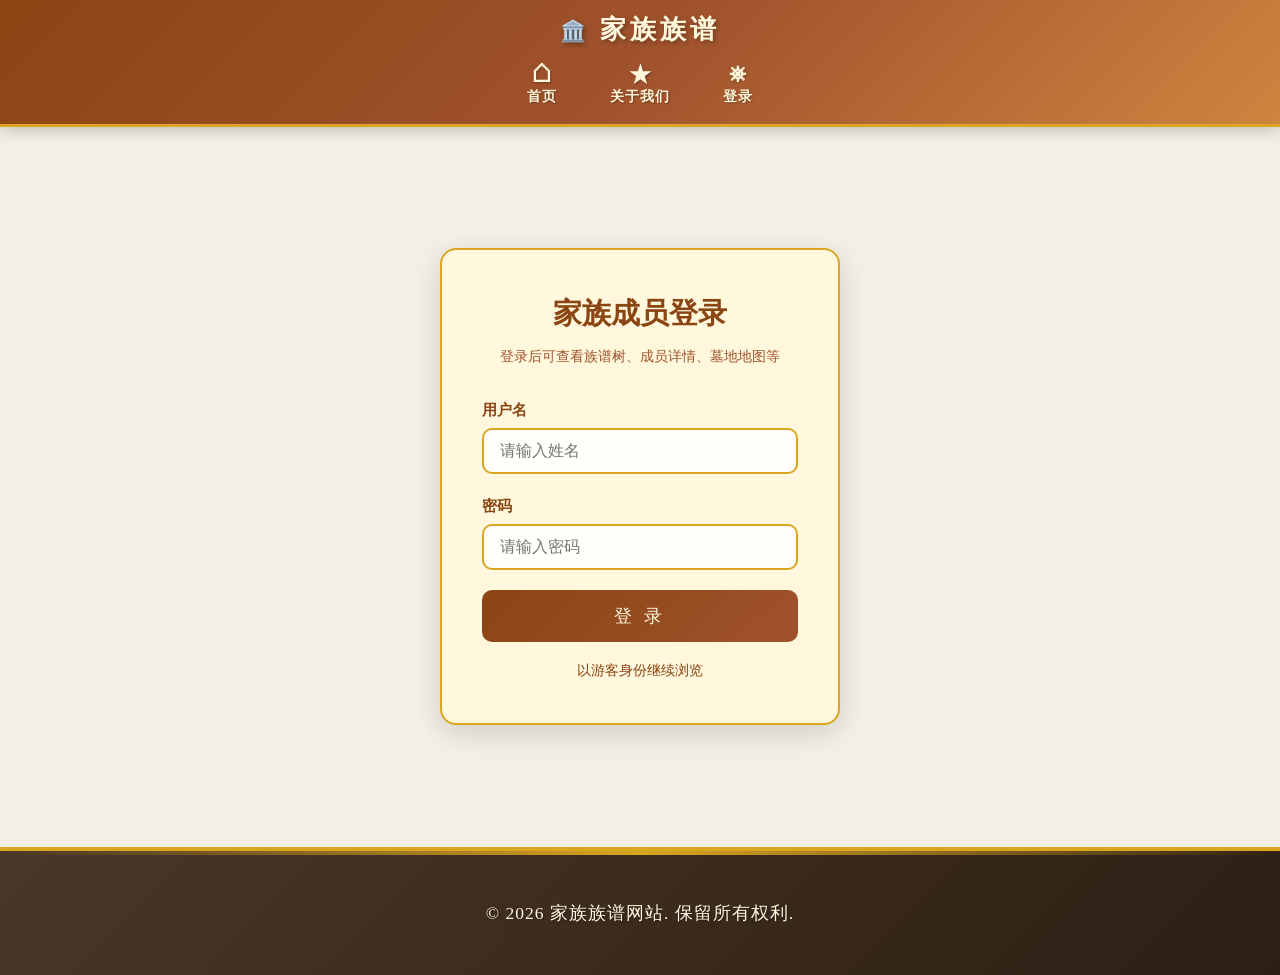
<file: tree.html>
<!DOCTYPE html>
<html lang="zh-CN">
<head>
    <meta charset="UTF-8">
    <meta name="viewport" content="width=1200, initial-scale=1, minimum-scale=0.1, maximum-scale=3, user-scalable=yes, shrink-to-fit=no">
    <title>族谱树 - 家族族谱网站</title>
    <script>
        (function() {
            var screenWidth = window.screen.width;
            if (screenWidth < 1200) {
                var scale = screenWidth / 1200;
                var vp = document.querySelector('meta[name="viewport"]');
                vp.setAttribute('content', 'width=1200, initial-scale=' + scale + ', minimum-scale=0.1, maximum-scale=3, user-scalable=yes, shrink-to-fit=no');
            }
        })();
    </script>
    <link rel="stylesheet" href="styles.css">
    <style>
        .tree-section {
            padding: 2rem 0;
            min-height: calc(100vh - 200px);
            background: linear-gradient(135deg, rgba(139, 69, 19, 0.06) 0%, rgba(205, 133, 63, 0.08) 50%, rgba(139, 69, 19, 0.04) 100%);
            position: relative;
            overflow: hidden;
        }

        .tree-section::before {
            content: '';
            position: absolute;
            top: 0;
            left: 0;
            right: 0;
            bottom: 0;
            background: url('https://images.unsplash.com/photo-1547981609-4b6bfe67ca0b?w=1920&q=80');
            background-size: cover;
            background-position: center;
            opacity: 0.05;
            z-index: 0;
        }

        .tree-section > .container {
            position: relative;
            z-index: 1;
        }

        .tree-section h2 {
            text-align: center;
            font-size: 2.5rem;
            margin-bottom: 2rem;
            color: #4a3728;
            font-family: 'KaiTi', 'SimSun', serif;
            letter-spacing: 3px;
        }

        /* 控制面板 */
        .control-panel {
            background: rgba(255, 248, 220, 0.92);
            padding: 1.5rem;
            border-radius: 15px;
            margin-bottom: 1.5rem;
            box-shadow: 0 4px 15px rgba(0, 0, 0, 0.1);
            border: 2px solid #DAA520;
            display: flex;
            flex-wrap: wrap;
            gap: 1rem;
            align-items: center;
            justify-content: space-between;
        }

        .control-group {
            display: flex;
            gap: 0.8rem;
            align-items: center;
            flex-wrap: wrap;
        }

        .search-container {
            display: flex;
            gap: 0.5rem;
        }

        .search-container input {
            padding: 0.6rem 1rem;
            width: 200px;
            border: 2px solid #DAA520;
            border-radius: 20px;
            font-size: 14px;
            font-family: 'KaiTi', 'SimSun', serif;
            transition: all 0.3s;
        }

        .search-container input:focus {
            outline: none;
            border-color: #8B4513;
            box-shadow: 0 0 0 3px rgba(218, 165, 32, 0.2);
        }

        .btn-control {
            padding: 0.6rem 1.2rem;
            background: linear-gradient(135deg, #8B4513 0%, #A0522D 100%);
            color: #FFF8DC;
            border: 1px solid #DAA520;
            border-radius: 20px;
            cursor: pointer;
            font-size: 14px;
            font-family: 'KaiTi', 'SimSun', serif;
            transition: all 0.3s;
        }

        .btn-control:hover {
            background: linear-gradient(135deg, #A0522D 0%, #CD853F 100%);
            transform: translateY(-2px);
            box-shadow: 0 4px 8px rgba(0, 0, 0, 0.2);
        }

        /* 族谱树容器 */
        .tree-wrapper {
            position: relative;
            background: linear-gradient(135deg, rgba(255,248,220,0.92) 0%, rgba(253,245,210,0.92) 50%, rgba(255,240,200,0.92) 100%);
            border-radius: 15px;
            box-shadow: 0 4px 20px rgba(0, 0, 0, 0.15), inset 0 0 30px rgba(139,69,19,0.04);
            border: 2px solid #DAA520;
            overflow: hidden;
            height: 85vh;
            min-height: 600px;
        }

        /* 古卷内边框装饰 */
        .tree-wrapper::before {
            content: '';
            position: absolute;
            top: 8px;
            left: 8px;
            right: 8px;
            bottom: 8px;
            border: 1px solid rgba(218,165,32,0.25);
            border-radius: 10px;
            pointer-events: none;
            z-index: 1;
        }

        .tree-container {
            width: 100%;
            height: 100%;
            overflow: hidden;
            position: relative;
            cursor: grab;
            user-select: none;
        }

        .tree-container:active {
            cursor: grabbing;
        }

        .tree-canvas {
            position: absolute;
            transform-origin: 0 0;
            transition: transform 0.1s ease-out;
            min-width: 100%;
            min-height: 100%;
            padding: 50px;
        }

        /* 宣纸纹理效果 */
        .tree-canvas::before {
            content: '';
            position: absolute;
            top: 0;
            left: 0;
            right: 0;
            bottom: 0;
            background-image:
                radial-gradient(ellipse at 20% 50%, rgba(139,69,19,0.02) 0%, transparent 50%),
                radial-gradient(ellipse at 80% 20%, rgba(218,165,32,0.02) 0%, transparent 50%),
                radial-gradient(ellipse at 50% 80%, rgba(160,82,45,0.02) 0%, transparent 50%);
            pointer-events: none;
            z-index: 0;
        }

        /* 水平布局的族谱树 */
        .tree-horizontal {
            display: flex;
            flex-direction: column;
            gap: 30px;
            padding: 20px;
        }

        .generation-row {
            display: flex;
            justify-content: center;
            align-items: center;
            gap: 18px;
            position: relative;
            min-height: 60px;
            margin-bottom: 55px;
        }

        .generation-label {
            position: absolute;
            left: -100px;
            top: 50%;
            transform: translateY(-50%);
            background: linear-gradient(135deg, #8B4513 0%, #A0522D 100%);
            color: #FFF8DC;
            padding: 8px 15px;
            border-radius: 20px;
            font-size: 16px;
            font-family: 'KaiTi', 'SimSun', serif;
            border: 2px solid #DAA520;
            box-shadow: 0 2px 8px rgba(0, 0, 0, 0.2);
            white-space: nowrap;
            font-weight: bold;
            text-align: center;
            line-height: 1.4;
        }

        /* 族谱树节点样式 */
        .tree-node {
            padding: 10px 15px;
            border-radius: 8px;
            text-align: center;
            cursor: pointer;
            transition: all 0.3s;
            min-width: 110px;
            max-width: 140px;
            position: relative;
            font-family: 'KaiTi', 'SimSun', serif;
            box-shadow: 0 3px 10px rgba(0, 0, 0, 0.2);
            display: flex;
            flex-direction: column;
            align-items: center;
            justify-content: center;
            border: 3px solid;
        }

        .tree-node:hover {
            transform: scale(1.1) translateY(-5px);
            box-shadow: 0 8px 20px rgba(0, 0, 0, 0.3);
            z-index: 10;
        }

        .tree-node.highlighted {
            animation: pulse 2s infinite;
            z-index: 20;
        }

        .tree-node.dimmed {
            opacity: 0.3;
            filter: grayscale(50%);
        }

        @keyframes pulse {
            0%, 100% {
                box-shadow: 0 0 0 0 rgba(255, 68, 68, 0.4);
            }
            50% {
                box-shadow: 0 0 0 15px rgba(255, 68, 68, 0);
            }
        }

        .tree-node .name {
            font-weight: bold;
            font-size: 1.1rem;
            margin-bottom: 2px;
            white-space: nowrap;
            overflow: hidden;
            text-overflow: ellipsis;
            color: #2C1810;
        }

        .tree-node .clan-name {
            font-size: 0.82rem;
            white-space: nowrap;
            color: #5D3A1A;
            font-style: italic;
        }

        .tree-node .sibling-order {
            position: absolute;
            top: 3px;
            left: 5px;
            font-size: 0.65rem;
            color: #8B7355;
            font-weight: bold;
            background: rgba(218,165,32,0.15);
            width: 16px;
            height: 16px;
            border-radius: 50%;
            display: flex;
            align-items: center;
            justify-content: center;
        }

        .tree-node .children-count {
            position: absolute;
            bottom: 2px;
            right: 4px;
            font-size: 0.6rem;
            color: #8B7355;
            background: rgba(218,165,32,0.15);
            padding: 1px 4px;
            border-radius: 8px;
        }

        /* 女性节点样式 */
        .tree-node.female {
            border-style: dashed;
        }

        .tree-node.female .name {
            color: #8B2252;
        }

        /* 不同代的颜色方案 - 降低背景透明度凸显文字 */
        .gen-1 {
            background: linear-gradient(135deg, rgba(255,248,220,0.55) 0%, rgba(255,228,181,0.55) 100%);
            border-color: #DAA520;
        }

        .gen-2 {
            background: linear-gradient(135deg, rgba(232,245,233,0.55) 0%, rgba(200,230,201,0.55) 100%);
            border-color: #4CAF50;
        }

        .gen-3 {
            background: linear-gradient(135deg, rgba(227,242,253,0.55) 0%, rgba(187,222,251,0.55) 100%);
            border-color: #2196F3;
        }

        .gen-4 {
            background: linear-gradient(135deg, rgba(243,229,245,0.55) 0%, rgba(225,190,231,0.55) 100%);
            border-color: #9C27B0;
        }

        .gen-5 {
            background: linear-gradient(135deg, rgba(255,243,224,0.55) 0%, rgba(255,224,178,0.55) 100%);
            border-color: #FF9800;
        }

        .gen-6 {
            background: linear-gradient(135deg, rgba(255,235,238,0.55) 0%, rgba(255,205,210,0.55) 100%);
            border-color: #F44336;
        }

        /* 女性不同代的颜色方案 - 颜色与男性一致，透明度更浅(0.3) */
        .female.gen-1 {
            background: linear-gradient(135deg, rgba(255,248,220,0.3) 0%, rgba(255,228,181,0.3) 100%);
            border-color: #DAA520;
        }

        .female.gen-2 {
            background: linear-gradient(135deg, rgba(232,245,233,0.3) 0%, rgba(200,230,201,0.3) 100%);
            border-color: #4CAF50;
        }

        .female.gen-3 {
            background: linear-gradient(135deg, rgba(227,242,253,0.3) 0%, rgba(187,222,251,0.3) 100%);
            border-color: #2196F3;
        }

        .female.gen-4 {
            background: linear-gradient(135deg, rgba(243,229,245,0.3) 0%, rgba(225,190,231,0.3) 100%);
            border-color: #9C27B0;
        }

        .female.gen-5 {
            background: linear-gradient(135deg, rgba(255,243,224,0.3) 0%, rgba(255,224,178,0.3) 100%);
            border-color: #FF9800;
        }

        .female.gen-6 {
            background: linear-gradient(135deg, rgba(255,235,238,0.3) 0%, rgba(255,205,210,0.3) 100%);
            border-color: #F44336;
        }

        /* 连接线 */
        .connection-lines {
            position: absolute;
            top: 0;
            left: 0;
            width: 100%;
            height: 100%;
            pointer-events: none;
            z-index: 5;
            overflow: visible !important;
        }

        .connection-line {
            position: absolute;
            background: #DAA520;
            opacity: 0.6;
            transition: all 0.3s;
            z-index: 5;
            overflow: visible !important;
        }

        .connection-line.line-highlighted {
            background: #FF4444 !important;
            opacity: 1 !important;
            box-shadow: 0 0 0 1px #FF4444, 0 0 10px rgba(255, 68, 68, 0.8) !important;
            z-index: 100 !important;
            transform: none !important;
            display: block !important;
            visibility: visible !important;
        }

        .connection-line.line-dimmed {
            opacity: 0.2 !important;
        }

        /* 悬停高亮按钮 */
        .highlight-btn {
            position: absolute;
            top: -35px;
            left: 50%;
            transform: translateX(-50%);
            padding: 5px 12px;
            background: linear-gradient(135deg, #FF6B6B 0%, #FF8E8E 100%);
            color: white;
            border: 2px solid #FF4444;
            border-radius: 15px;
            cursor: pointer;
            font-size: 12px;
            font-family: 'KaiTi', 'SimSun', serif;
            white-space: nowrap;
            opacity: 0;
            visibility: hidden;
            transition: all 0.3s;
            z-index: 100;
            box-shadow: 0 2px 8px rgba(0, 0, 0, 0.2);
        }

        .tree-node:hover .highlight-btn {
            opacity: 1;
            visibility: visible;
            top: -45px;
        }

        /* 高亮状态下也显示按钮 */
        .tree-node.highlighted .highlight-btn {
            opacity: 1;
            visibility: visible;
            top: -45px;
        }

        .highlight-btn:hover {
            background: linear-gradient(135deg, #FF8E8E 0%, #FF6B6B 100%);
            transform: translateX(-50%) scale(1.05);
        }

        /* 缩放控制 */
        .zoom-controls {
            position: absolute;
            bottom: 20px;
            left: 20px;
            display: flex;
            flex-direction: column;
            gap: 0.5rem;
        }

        .zoom-btn {
            width: 40px;
            height: 40px;
            background: linear-gradient(135deg, #8B4513 0%, #A0522D 100%);
            color: #FFF8DC;
            border: 2px solid #DAA520;
            border-radius: 50%;
            cursor: pointer;
            font-size: 20px;
            font-weight: bold;
            display: flex;
            align-items: center;
            justify-content: center;
            transition: all 0.3s;
            box-shadow: 0 2px 8px rgba(0, 0, 0, 0.2);
        }

        .zoom-btn:hover {
            background: linear-gradient(135deg, #DAA520 0%, #FFD700 100%);
            color: #4a3728;
            transform: scale(1.1);
        }

        .zoom-info {
            position: absolute;
            bottom: 130px;
            left: 20px;
            background: rgba(255, 248, 220, 0.95);
            padding: 0.5rem 1rem;
            border-radius: 15px;
            border: 2px solid #DAA520;
            font-size: 14px;
            color: #4a3728;
            font-family: 'KaiTi', 'SimSun', serif;
            box-shadow: 0 2px 8px rgba(0, 0, 0, 0.1);
        }

        /* 工具提示 */
        .tooltip {
            position: fixed;
            background: rgba(74, 55, 40, 0.95);
            color: #FFF8DC;
            padding: 10px 15px;
            border-radius: 8px;
            font-size: 14px;
            font-family: 'KaiTi', 'SimSun', serif;
            border: 2px solid #DAA520;
            box-shadow: 0 4px 15px rgba(0, 0, 0, 0.3);
            z-index: 1000;
            pointer-events: none;
            opacity: 0;
            transition: opacity 0.3s;
            max-width: 250px;
        }

        .tooltip.show {
            opacity: 1;
        }

        /* 响应式设计 */
        
    </style>
</head>
<body>
    <header>
        <nav class="navbar">
            <div class="nav-brand">家族族谱</div>
            <ul class="nav-menu">
                <li><a href="index.html"><span class="nav-icon">&#9750;</span><span class="nav-text">首页</span></a></li>
                <li><a href="tree.html"><span class="nav-icon"><svg viewBox="0 0 24 24" width="18" height="18" fill="none" stroke="currentColor" stroke-width="2" stroke-linecap="round"><line x1="12" y1="2" x2="12" y2="8"/><line x1="12" y1="8" x2="5" y2="14"/><line x1="12" y1="8" x2="19" y2="14"/><line x1="5" y1="14" x2="5" y2="20"/><line x1="19" y1="14" x2="19" y2="20"/><circle cx="5" cy="20" r="1.5" fill="currentColor" stroke="none"/><circle cx="19" cy="20" r="1.5" fill="currentColor" stroke="none"/><circle cx="12" cy="2" r="1.5" fill="currentColor" stroke="none"/></svg></span><span class="nav-text">族谱树</span></a></li>
                <li><a href="members.html"><span class="nav-icon"><svg viewBox="0 0 24 24" width="18" height="18" fill="none" stroke="currentColor" stroke-width="2"><circle cx="12" cy="7" r="4"/><path d="M4 21c0-4.4 3.6-8 8-8s8 3.6 8 8"/></svg></span><span class="nav-text">家族成员</span></a></li>
                <li><a href="map.html"><span class="nav-icon"><svg viewBox="0 0 24 24" width="18" height="18" fill="none" stroke="currentColor" stroke-width="2" stroke-linecap="round" stroke-linejoin="round"><path d="M12 2C8.13 2 5 5.13 5 9c0 5.25 7 13 7 13s7-7.75 7-13c0-3.87-3.13-7-7-7z"/><circle cx="12" cy="9" r="2.5" fill="currentColor"/></svg></span><span class="nav-text">墓地地图</span></a></li>
                <li><a href="activities.html"><span class="nav-icon"><svg viewBox="0 0 24 24" width="18" height="18" fill="none" stroke="currentColor" stroke-width="2" stroke-linecap="round" stroke-linejoin="round"><rect x="3" y="4" width="18" height="18" rx="2"/><line x1="3" y1="10" x2="21" y2="10"/><line x1="8" y1="2" x2="8" y2="6"/><line x1="16" y1="2" x2="16" y2="6"/><circle cx="12" cy="15" r="1.5" fill="currentColor"/></svg></span><span class="nav-text">家族活动</span></a></li>
                <li><a href="houses.html"><span class="nav-icon"><svg viewBox="0 0 24 24" width="18" height="18" fill="none" stroke="currentColor" stroke-width="2" stroke-linecap="round" stroke-linejoin="round"><path d="M3 12l9-9 9 9"/><path d="M5 10v9a1 1 0 001 1h3v-5h6v5h3a1 1 0 001-1v-9"/><path d="M9 21h6"/></svg></span><span class="nav-text">老宅展示</span></a></li>
                <li><a href="circle.html"><span class="nav-icon"><svg viewBox="0 0 24 24" width="18" height="18" fill="none" stroke="currentColor" stroke-width="2" stroke-linecap="round" stroke-linejoin="round"><rect x="2" y="2" width="20" height="20" rx="3"/><circle cx="12" cy="12" r="4"/><circle cx="18" cy="6" r="1.5" fill="currentColor" stroke="none"/></svg></span><span class="nav-text">家族圈</span></a></li>
                <li><a href="about.html"><span class="nav-icon">&#9733;</span><span class="nav-text">关于我们</span></a></li>
                <li id="navLoginItem"></li>
            </ul>
        </nav>
    </header>

    <main>
        <section class="tree-section">
            <div class="container">
                <h2>家族族谱树</h2>

                <div class="control-panel">
                    <div class="control-group">
                        <div class="search-container">
                            <input type="text" id="searchInput" placeholder="搜索成员姓名...">
                            <button class="btn-control" onclick="searchMember()">🔍</button>
                        </div>
                    </div>

                    <div class="control-group">
                        <button class="btn-control" onclick="resetView()">重置视图</button>
                        <button class="btn-control" onclick="clearHighlight()" style="background: rgba(255,107,107,0.75); border-color: #E53935;">取消高亮</button>
                        <button class="btn-control" id="toggleFemaleBtn" onclick="toggleFemale()" style="background: rgba(233,30,99,0.75); border-color: #C2185B;">隐藏女性</button>
                        <button class="btn-control" onclick="refreshTree()" style="background: rgba(93,64,55,0.75); border-color: #4E342E;">刷新</button>
                    </div>

                    <div class="control-group" id="adminControls" style="display:none;">
                        <button class="btn-control" onclick="showAddMemberModal()" style="background: rgba(56,142,60,0.75); border-color: #2E7D32;">添加成员</button>
                        <button class="btn-control" onclick="showEditGenNamesModal()" style="background: rgba(56,142,60,0.75); border-color: #2E7D32;">编辑辈分名称</button>
                    </div>
                </div>

                <div class="tree-wrapper">
                    <div class="tree-container" id="treeContainer">
                        <div class="tree-canvas" id="treeCanvas">
                            <div class="tree-horizontal" id="familyTree"></div>
                        </div>
                    </div>

                    <div class="zoom-info" id="zoomInfo">缩放: 100%</div>

                    <div class="zoom-controls">
                        <button class="zoom-btn" onclick="zoomIn()" title="放大">+</button>
                        <button class="zoom-btn" onclick="zoomOut()" title="缩小">-</button>
                        <button class="zoom-btn" onclick="resetZoom()" title="重置">⟲</button>
                    </div>
                </div>
            </div>
        </section>
    </main>

    <footer>
        <div class="container">
            <p>&copy; 2026 家族族谱网站. 保留所有权利.</p>
        </div>
    </footer>

    <!-- 成员详情弹窗 -->
    <div id="memberModal" class="modal">
        <div class="modal-content">
            <span class="close" onclick="closeModal()">&times;</span>
            <div id="modalContent"></div>
        </div>
    </div>

    <!-- 工具提示 -->
    <div class="tooltip" id="tooltip"></div>

    <script src="auth.js"></script>
    <script src="data.js"></script>
    <script>
        // 全局变量
        let scale = 1;
        let translateX = 0;
        let translateY = 0;
        let isDragging = false;
        let startX, startY;
        let hideFemale = false; // 是否隐藏女性

        // 初始化
        document.addEventListener('DOMContentLoaded', function() {
            renderTree();
            initDragAndDrop();
            initZoom();
            initTooltip();
        });

        // 渲染族谱树 - 水平布局
        function renderTree() {
            const treeContainer = document.getElementById('familyTree');

            // 辅助函数：判断是否女性
            const isFemale = (id) => familyData.femaleIds && familyData.femaleIds.includes(id);
            // 辅助函数：获取祠堂名
            const getClanName = (id) => familyData.clanNames ? (familyData.clanNames[id] || '') : '';
            // 辅助函数：获取辈分名
            const getGenName = (gen) => familyData.generationNames ? (familyData.generationNames[gen] || '') : '';

            // 计算每个成员的兄弟姐妹排序
            const siblingOrderMap = {};
            const fatherChildrenMap = {};
            familyData.members.forEach(m => {
                const fid = m.father || 0;
                if (!fatherChildrenMap[fid]) fatherChildrenMap[fid] = [];
                fatherChildrenMap[fid].push(m.id);
            });
            Object.keys(fatherChildrenMap).forEach(fid => {
                // 按id排序（年长的id小）
                const sorted = fatherChildrenMap[fid].sort((a, b) => a - b);
                sorted.forEach((id, idx) => {
                    siblingOrderMap[id] = idx + 1;
                });
            });

            // 计算每个成员的子女数（儿/女）
            const childrenCountMap = {};
            familyData.members.forEach(m => {
                if (m.children && m.children.length > 0) {
                    let sons = 0, daughters = 0;
                    m.children.forEach(cid => {
                        if (isFemale(cid)) daughters++;
                        else sons++;
                    });
                    if (sons > 0 || daughters > 0) {
                        childrenCountMap[m.id] = (sons > 0 ? sons + '儿' : '') + (daughters > 0 ? daughters + '女' : '');
                    }
                }
            });

            // 计算需要排除的成员ID集合（女性的所有后代，递归，但不排除女性本身）
            const excludedIds = new Set();
            // 找出所有女性的子女ID，加入排除集合
            familyData.members.forEach(m => {
                if (isFemale(m.id) && m.children) {
                    m.children.forEach(cid => excludedIds.add(cid));
                }
            });
            // 递归：如果一个人的father在排除集合中，则也排除
            let changed = true;
            while (changed) {
                changed = false;
                familyData.members.forEach(m => {
                    if (!excludedIds.has(m.id) && m.father && excludedIds.has(m.father)) {
                        excludedIds.add(m.id);
                        changed = true;
                    }
                });
            }

            // 按世代分组
            const generations = {};
            familyData.members.forEach(member => {
                // 排除女性的所有后代（女性本身保留显示，除非hideFemale开启）
                if (excludedIds.has(member.id)) return;
                // 隐藏女性模式下额外跳过女性本身
                if (hideFemale && isFemale(member.id)) return;
                if (!generations[member.generation]) {
                    generations[member.generation] = [];
                }
                generations[member.generation].push(member);
            });

            // 按世代顺序渲染
            const sortedGenerations = Object.keys(generations).sort((a, b) => a - b);
            let treeHTML = '';

            sortedGenerations.forEach(gen => {
                const members = generations[gen];
                const genClass = `gen-${Math.min(gen, 6)}`;
                const genName = getGenName(parseInt(gen));

                // 按父亲分组，同一父亲的子女放在一起
                const fatherGroups = {};
                members.forEach(member => {
                    const fatherId = member.father || 0;
                    if (!fatherGroups[fatherId]) {
                        fatherGroups[fatherId] = [];
                    }
                    fatherGroups[fatherId].push(member);
                });

                // 按父亲ID排序，确保顺序一致
                const sortedFatherIds = Object.keys(fatherGroups).sort((a, b) => {
                    if (a === 0) return -1;
                    if (b === 0) return 1;
                    return a - b;
                });

                treeHTML += `
                    <div class="generation-row" data-generation="${gen}">
                        <div class="generation-label">第${gen}世<br><span style="font-size:0.75em;font-weight:normal;opacity:0.85;">(${genName})</span></div>
                `;

                sortedFatherIds.forEach(fatherId => {
                    const groupMembers = fatherGroups[fatherId];
                    groupMembers.forEach(member => {
                        const female = isFemale(member.id);
                        const femaleClass = female ? ' female' : '';
                        const clanName = getClanName(member.id);
                        const siblingOrder = siblingOrderMap[member.id] || '';
                        const childrenCount = childrenCountMap[member.id] || '';

                        treeHTML += `
                            <div class="tree-node ${genClass}${femaleClass}" onclick="showMemberDetails(${member.id})" data-member-id="${member.id}" data-generation="${gen}" data-father="${member.father || 0}">
                                <button class="highlight-btn" onclick="event.stopPropagation(); toggleHighlight(${member.id});">高亮</button>
                                ${siblingOrder ? `<div class="sibling-order">${siblingOrder}</div>` : ''}
                                <div class="name">${member.name}</div>
                                <div class="clan-name"${!clanName ? ' style="visibility:hidden;"' : ''}>${clanName || '&nbsp;'}</div>
                                ${childrenCount ? `<div class="children-count">${childrenCount}</div>` : ''}
                            </div>
                        `;
                    });
                });

                treeHTML += '</div>';
            });

            treeContainer.innerHTML = treeHTML;

            // 绘制连接线
            setTimeout(() => {
                drawConnections();
            }, 100);

            // 居中显示
            setTimeout(() => {
                centerTree();
            }, 200);
        }

        // 绘制连接线 - 从每个成员框底部中央伸出，按代分组错开间距
        function drawConnections() {
            // 获取或创建连接线容器
            const canvas = document.getElementById('treeCanvas');
            let linesContainer = document.querySelector('.connection-lines');

            // 如果容器不存在，创建它
            if (!linesContainer) {
                linesContainer = document.createElement('div');
                linesContainer.className = 'connection-lines';
                canvas.appendChild(linesContainer);
            }

            // 清除旧的连接线，但保留容器
            linesContainer.innerHTML = '';

            // 按父亲分组绘制连接线
            const fatherGroups = {};
            const isFemaleConn = (id) => familyData.femaleIds && familyData.femaleIds.includes(id);
            // 计算排除集合（女性的所有后代，不排除女性本身），与renderTree一致
            const connExcluded = new Set();
            familyData.members.forEach(m => {
                if (isFemaleConn(m.id) && m.children) {
                    m.children.forEach(cid => connExcluded.add(cid));
                }
            });
            let connChanged = true;
            while (connChanged) {
                connChanged = false;
                familyData.members.forEach(m => {
                    if (!connExcluded.has(m.id) && m.father && connExcluded.has(m.father)) {
                        connExcluded.add(m.id);
                        connChanged = true;
                    }
                });
            }
            familyData.members.forEach(member => {
                if (member.father) {
                    // 排除女性的所有后代
                    if (connExcluded.has(member.id)) return;
                    // 隐藏女性模式下额外跳过女性本身
                    if (hideFemale && isFemaleConn(member.id)) return;
                    if (!fatherGroups[member.father]) {
                        fatherGroups[member.father] = [];
                    }
                    fatherGroups[member.father].push(member.id);
                }
            });

            // 按代分组父亲，同一代的父亲放在一起
            const fatherByGeneration = {};
            Object.keys(fatherGroups).forEach(fatherId => {
                const father = familyData.members.find(m => m.id === parseInt(fatherId));
                if (father) {
                    const gen = father.generation;
                    if (!fatherByGeneration[gen]) {
                        fatherByGeneration[gen] = [];
                    }
                    fatherByGeneration[gen].push(parseInt(fatherId));
                }
            });

            // 为每个代的父亲按x坐标排序，并分配偏移
            const fatherOffsets = {};
            Object.keys(fatherByGeneration).forEach(gen => {
                // 按x坐标排序该代的父亲
                const fathers = fatherByGeneration[gen];
                const fatherNodes = fathers.map(id => ({
                    id: id,
                    node: document.querySelector(`.tree-node[data-member-id="${id}"]`)
                })).filter(item => item.node);

                fatherNodes.sort((a, b) => {
                    const rectA = a.node.getBoundingClientRect();
                    const rectB = b.node.getBoundingClientRect();
                    return rectA.left - rectB.left;
                });

                // 为每个父亲分配偏移：中间偏下两侧偏上，左侧中间额外偏下打破对称
                const totalFathers = fatherNodes.length;
                fatherNodes.forEach((item, index) => {
                    const centerDist = Math.abs(index - (totalFathers - 1) / 2);
                    const maxDist = (totalFathers - 1) / 2;
                    const mainOffset = (maxDist - centerDist) * 8;
                    // 偶数个时，左侧中间父亲额外偏下8px，使中间两个错开
                    let extraOffset = 0;
                    if (totalFathers % 2 === 0) {
                        const leftCenter = Math.floor((totalFathers - 1) / 2);
                        if (index === leftCenter) {
                            extraOffset = 8;
                        }
                    }
                    fatherOffsets[item.id] = mainOffset + extraOffset;
                });
            });

            // 为每个父亲的子女排序并绘制连接线
            Object.keys(fatherGroups).forEach(fatherId => {
                const children = fatherGroups[fatherId];
                const childNodes = children.map(id => document.querySelector(`.tree-node[data-member-id="${id}"]`)).filter(node => node);

                if (childNodes.length === 0) return;

                // 按x坐标排序
                childNodes.sort((a, b) => {
                    const rectA = a.getBoundingClientRect();
                    const rectB = b.getBoundingClientRect();
                    return rectA.left - rectB.left;
                });

                // 获取父节点
                const parentNode = document.querySelector(`.tree-node[data-member-id="${fatherId}"]`);
                if (!parentNode) return;

                const parentRect = parentNode.getBoundingClientRect();
                const canvasRect = canvas.getBoundingClientRect();

                const parentX = parentRect.left - canvasRect.left + parentRect.width / 2;
                const parentY = parentRect.top - canvasRect.top + parentRect.height;

                // 找到第一个和最后一个子节点
                const firstChildNode = childNodes[0];
                const lastChildNode = childNodes[childNodes.length - 1];

                if (!firstChildNode || !lastChildNode) return;

                const firstChildRect = firstChildNode.getBoundingClientRect();
                const lastChildRect = lastChildNode.getBoundingClientRect();

                const firstChildX = firstChildRect.left - canvasRect.left + firstChildRect.width / 2;
                const lastChildX = lastChildRect.left - canvasRect.left + lastChildRect.width / 2;
                const childY = firstChildRect.top - canvasRect.top;

                // 连接线的起始位置（紧贴父节点底部，无空白）
                const lineStartY = parentY;

                // 连接线的中间位置（应用垂直偏移，避免交叉）
                const midY = (lineStartY + childY) / 2 + (fatherOffsets[parseInt(fatherId)] || 0);

                // 1. 从父节点底部向下到中间位置的垂直线
                const verticalLine1 = document.createElement('div');
                verticalLine1.className = 'connection-line';
                verticalLine1.style.left = `${parentX - 1.5}px`;
                verticalLine1.style.top = `${lineStartY}px`;
                verticalLine1.style.width = '3px';
                verticalLine1.style.height = `${midY - lineStartY}px`;
                verticalLine1.dataset.fatherId = fatherId;
                linesContainer.appendChild(verticalLine1);

                // 2. 水平线（从父节点x坐标到第一个子节点x坐标）
                const horizontalLine1 = document.createElement('div');
                horizontalLine1.className = 'connection-line';
                horizontalLine1.style.left = `${Math.min(parentX, firstChildX)}px`;
                horizontalLine1.style.top = `${midY - 1.5}px`;
                horizontalLine1.style.width = `${Math.abs(firstChildX - parentX)}px`;
                horizontalLine1.style.height = '3px';
                horizontalLine1.dataset.fatherId = fatherId;
                linesContainer.appendChild(horizontalLine1);

                // 3. 水平线（从第一个子节点到最后一个子节点）
                const horizontalLine2 = document.createElement('div');
                horizontalLine2.className = 'connection-line';
                horizontalLine2.style.left = `${Math.min(firstChildX, lastChildX)}px`;
                horizontalLine2.style.top = `${midY - 1.5}px`;
                horizontalLine2.style.width = `${Math.abs(lastChildX - firstChildX)}px`;
                horizontalLine2.style.height = '3px';
                horizontalLine2.dataset.fatherId = fatherId;
                linesContainer.appendChild(horizontalLine2);

                // 4. 为每个子节点绘制垂直线
                childNodes.forEach(childNode => {
                    const childRect = childNode.getBoundingClientRect();
                    const childX = childRect.left - canvasRect.left + childRect.width / 2;

                    const childVerticalLine = document.createElement('div');
                    childVerticalLine.className = 'connection-line';
                    childVerticalLine.style.left = `${childX - 1.5}px`;
                    childVerticalLine.style.top = `${midY}px`;
                    childVerticalLine.style.width = '3px';
                    childVerticalLine.style.height = `${childY - midY}px`;
                    childVerticalLine.dataset.fatherId = fatherId;
                    linesContainer.appendChild(childVerticalLine);
                });
            });
        }

        // 初始化拖拽功能
        function initDragAndDrop() {
            const container = document.getElementById('treeContainer');

            container.addEventListener('mousedown', startDrag);
            container.addEventListener('mousemove', drag);
            container.addEventListener('mouseup', endDrag);
            container.addEventListener('mouseleave', endDrag);

            container.addEventListener('touchstart', handleTouchStart, { passive: false });
            container.addEventListener('touchmove', handleTouchMove, { passive: false });
            container.addEventListener('touchend', endDrag);
        }

        function startDrag(e) {
            if (e.target.closest('.tree-node') || e.target.closest('.highlight-btn')) return;

            isDragging = true;
            startX = e.clientX - translateX;
            startY = e.clientY - translateY;
            document.getElementById('treeContainer').style.cursor = 'grabbing';
        }

        function drag(e) {
            if (!isDragging) return;

            e.preventDefault();
            translateX = e.clientX - startX;
            translateY = e.clientY - startY;
            updateTransform();
        }

        function endDrag() {
            isDragging = false;
            document.getElementById('treeContainer').style.cursor = 'grab';
        }

        function handleTouchStart(e) {
            if (e.target.closest('.tree-node') || e.target.closest('.highlight-btn')) return;

            isDragging = true;
            const touch = e.touches[0];
            startX = touch.clientX - translateX;
            startY = touch.clientY - translateY;
        }

        function handleTouchMove(e) {
            if (!isDragging) return;

            e.preventDefault();
            const touch = e.touches[0];
            translateX = touch.clientX - startX;
            translateY = touch.clientY - startY;
            updateTransform();
        }

        // 初始化缩放功能
        function initZoom() {
            const container = document.getElementById('treeContainer');

            container.addEventListener('wheel', (e) => {
                e.preventDefault();
                const delta = e.deltaY > 0 ? -0.1 : 0.1;
                const newScale = Math.max(0.3, Math.min(2, scale + delta));

                if (newScale !== scale) {
                    // 获取鼠标在容器中的位置
                    const containerRect = container.getBoundingClientRect();
                    const mouseX = e.clientX - containerRect.left;
                    const mouseY = e.clientY - containerRect.top;

                    // 计算鼠标在画布坐标系中的位置（缩放前）
                    const canvasX = (mouseX - translateX) / scale;
                    const canvasY = (mouseY - translateY) / scale;

                    // 更新缩放
                    scale = newScale;

                    // 调整平移，使鼠标所指的画布点保持不变
                    translateX = mouseX - canvasX * scale;
                    translateY = mouseY - canvasY * scale;

                    updateTransform();
                    updateZoomInfo();
                }
            }, { passive: false });
        }

        function zoomIn() {
            scale = Math.min(2, scale + 0.1);
            updateTransform();
            updateZoomInfo();
        }

        function zoomOut() {
            scale = Math.max(0.3, scale - 0.1);
            updateTransform();
            updateZoomInfo();
        }

        function resetZoom() {
            scale = 1;
            translateX = 0;
            translateY = 0;
            updateTransform();
            updateZoomInfo();
        }

        function updateTransform() {
            const canvas = document.getElementById('treeCanvas');
            canvas.style.transform = `translate(${translateX}px, ${translateY}px) scale(${scale})`;
        }

        function updateZoomInfo() {
            document.getElementById('zoomInfo').textContent = `缩放: ${Math.round(scale * 100)}%`;
        }

        function centerTree() {
            const container = document.getElementById('treeContainer');
            const canvas = document.getElementById('treeCanvas');
            const tree = document.getElementById('familyTree');

            const containerRect = container.getBoundingClientRect();
            const treeRect = tree.getBoundingClientRect();

            translateX = (containerRect.width - treeRect.width) / 2;
            translateY = (containerRect.height - treeRect.height) / 2;
            updateTransform();
        }

        // 切换显示/隐藏女性
        function toggleFemale() {
            hideFemale = !hideFemale;
            const btn = document.getElementById('toggleFemaleBtn');
            if (hideFemale) {
                btn.textContent = '显示女性';
                btn.style.background = 'linear-gradient(135deg, #4CAF50 0%, #66BB6A 100%)';
                btn.style.borderColor = '#388E3C';
            } else {
                btn.textContent = '隐藏女性';
                btn.style.background = 'linear-gradient(135deg, #E91E63 0%, #F06292 100%)';
                btn.style.borderColor = '#C2185B';
            }
            renderTree();
            initTooltip();
        }

        function resetView() {
            resetZoom();
            centerTree();
            clearHighlight();
            document.getElementById('searchInput').value = '';
        }

        // 搜索成员
        function searchMember() {
            const searchInput = document.getElementById('searchInput');
            const searchTerm = searchInput.value.trim().toLowerCase();

            if (!searchTerm) {
                alert('请输入搜索关键词');
                return;
            }

            const foundMembers = familyData.members.filter(member =>
                member.name.toLowerCase().includes(searchTerm)
            );

            if (foundMembers.length === 0) {
                alert('未找到匹配的成员');
                return;
            }

            if (foundMembers.length === 1) {
                highlightMember(foundMembers[0].id);
            } else {
                const memberNames = foundMembers.map(m => m.name).join('、');
                alert(`找到以下成员：${memberNames}`);
            }
        }

        // 高亮显示成员及其祖先（只高亮，不显示信息）
        function highlightMember(memberId) {
            // 先清除高亮，但不删除连接线
            clearHighlight();

            const member = familyData.members.find(m => m.id === memberId);
            if (!member) return;

            // 收集需要高亮的成员ID和父亲ID
            const highlightedMembers = new Set();
            const highlightedFathers = new Set();

            // 向上高亮：高亮该成员及其所有祖先
            const highlightAncestors = (id) => {
                const node = document.querySelector(`.tree-node[data-member-id="${id}"]`);
                if (node) {
                    highlightedMembers.add(id);
                }

                const m = familyData.members.find(m => m.id === id);
                if (m && m.father) {
                    highlightedFathers.add(m.father);
                    highlightAncestors(m.father);
                }
            };

            highlightAncestors(memberId);

            console.log('高亮成员:', highlightedMembers);
            console.log('高亮父亲:', highlightedFathers);
            console.log('连接线总数:', document.querySelectorAll('.connection-line').length);

            // 高亮成员节点
            highlightedMembers.forEach(id => {
                const node = document.querySelector(`.tree-node[data-member-id="${id}"]`);
                if (node) {
                    node.classList.add('highlighted');
                }
            });

            // 高亮连接线
            highlightedFathers.forEach(fatherId => {
                const lines = document.querySelectorAll(`.connection-line[data-father-id="${fatherId}"]`);
                console.log(`父亲${fatherId}的连接线数量:`, lines.length);
                lines.forEach(line => {
                    line.classList.add('line-highlighted');
                    console.log('高亮连接线:', line);
                });
            });

            // 调暗其他节点
            document.querySelectorAll('.tree-node').forEach(node => {
                if (!highlightedMembers.has(parseInt(node.dataset.memberId))) {
                    node.classList.add('dimmed');
                }
            });

            // 调暗其他连接线
            document.querySelectorAll('.connection-line').forEach(line => {
                if (!line.classList.contains('line-highlighted')) {
                    line.classList.add('line-dimmed');
                }
            });

            // 滚动到该成员
            setTimeout(() => {
                const node = document.querySelector(`.tree-node[data-member-id="${memberId}"]`);
                if (node) {
                    const container = document.getElementById('treeContainer');
                    const canvas = document.getElementById('treeCanvas');
                    const nodeRect = node.getBoundingClientRect();
                    const containerRect = container.getBoundingClientRect();
                    const canvasRect = canvas.getBoundingClientRect();

                    translateX = containerRect.width / 2 - (nodeRect.left + nodeRect.width / 2 - canvasRect.left);
                    translateY = containerRect.height / 2 - (nodeRect.top + nodeRect.height / 2 - canvasRect.top);
                    updateTransform();
                }
            }, 100);
        }

        // 清除高亮
        function clearHighlight() {
            document.querySelectorAll('.tree-node').forEach(node => {
                node.classList.remove('highlighted', 'dimmed');
            });

            document.querySelectorAll('.connection-line').forEach(line => {
                line.classList.remove('line-highlighted', 'line-dimmed');
            });

            currentHighlightedId = null;
            updateAllHighlightBtns();
        }

        // 刷新族谱树
        function refreshTree() {
            // 清除旧的连接线
            const oldLines = document.querySelector('.connection-lines');
            if (oldLines) oldLines.remove();
            // 重新渲染
            renderTree();
            setTimeout(() => {
                initTooltip();
                drawConnections();
            }, 300);
        }

        // 切换高亮/取消高亮
        let currentHighlightedId = null;
        function toggleHighlight(memberId) {
            if (currentHighlightedId === memberId) {
                // 当前已高亮此成员，取消高亮
                clearHighlight();
                currentHighlightedId = null;
                updateAllHighlightBtns();
            } else {
                // 高亮此成员
                highlightMember(memberId);
                currentHighlightedId = memberId;
                updateAllHighlightBtns();
            }
        }

        // 更新所有高亮按钮的文本
        function updateAllHighlightBtns() {
            document.querySelectorAll('.highlight-btn').forEach(btn => {
                const node = btn.closest('.tree-node');
                if (node && currentHighlightedId && parseInt(node.dataset.memberId) === currentHighlightedId) {
                    btn.textContent = '取消高亮';
                } else {
                    btn.textContent = '高亮';
                }
            });
        }

        // 显示成员详情
        function showMemberDetails(memberId) {
            const member = familyData.members.find(m => m.id === memberId);
            if (!member) return;

            const modal = document.getElementById('memberModal');
            const modalContent = document.getElementById('modalContent');

            let childrenNames = '';
            if (member.children && member.children.length > 0) {
                childrenNames = member.children.map(childId => {
                    const child = familyData.members.find(m => m.id === childId);
                    return child ? child.name : '';
                }).filter(name => name).join('、');
            }

            let fatherName = '';
            if (member.father) {
                const father = familyData.members.find(m => m.id === member.father);
                if (father) {
                    fatherName = father.name;
                }
            }

            const genName = familyData.generationNames ? (familyData.generationNames[member.generation] || '') : '';
            const clanName = familyData.clanNames ? (familyData.clanNames[member.id] || '') : '';
            const isFemaleMember = familyData.femaleIds && familyData.femaleIds.includes(member.id);

            modalContent.innerHTML = `
                <h2 style="color: #8B4513; margin-bottom: 20px; font-family: 'KaiTi', 'SimSun', serif;">${member.name}</h2>
                <div style="line-height: 2; font-family: 'KaiTi', 'SimSun', serif;">
                    <p><strong>世代：</strong>第${member.generation}世（${genName}）</p>
                    ${clanName ? `<p><strong>祠堂名：</strong>${clanName}</p>` : ''}
                    <p><strong>性别：</strong>${isFemaleMember ? '女' : '男'}</p>
                    <p><strong>生卒年：</strong>${member.birthYear} - ${member.deathYear || '至今'}</p>
                    <p><strong>出生地：</strong>${member.birthPlace}</p>
                    <p><strong>职业：</strong>${member.occupation}</p>
                    ${member.spouse ? `<p><strong>配偶：</strong>${member.spouse}</p>` : ''}
                    ${fatherName ? `<p><strong>父亲：</strong>${fatherName}</p>` : ''}
                    ${childrenNames ? `<p><strong>子女：</strong>${childrenNames}</p>` : ''}
                    <p><strong>简介：</strong></p>
                    <p style="margin-top: 10px;">${member.bio}</p>
                    ${member.achievements && member.achievements.length > 0 ? `
                        <p><strong>主要成就：</strong></p>
                        <ul style="margin-top: 10px; margin-left: 20px;">
                            ${member.achievements.map(achievement => `<li>${achievement}</li>`).join('')}
                        </ul>
                    ` : ''}

                    ${member.tomb ? `
                        <div style="margin-top: 25px; padding: 20px; background: #f9f9f9; border-radius: 10px; border-left: 4px solid #8B4513;">
                            <p style="margin-bottom: 10px;"><strong>🏛️ 墓地信息</strong></p>
                            <p><strong>地址：</strong>${member.tomb.address}</p>
                            <p><strong>经纬度：</strong>${member.tomb.lat}, ${member.tomb.lng}</p>
                            <div style="margin-top: 10px; border-radius: 8px; overflow: hidden;">
                                <img src="${member.tomb.image}" alt="墓地" style="width: 100%; max-height: 200px; object-fit: cover; border-radius: 8px;" onerror="this.style.display='none'">
                            </div>
                        </div>
                    ` : ''}
                </div>
            `;

            // admin编辑/删除按钮
            const isAdminUser = typeof authSystem !== 'undefined' && authSystem.isAdmin && authSystem.isAdmin();
            if (isAdminUser) {
                modalContent.innerHTML += `
                    <div style="margin-top: 20px; padding-top: 15px; border-top: 2px solid #DAA520; display: flex; gap: 10px; justify-content: center;">
                        <button onclick="showEditMemberModal(${member.id})" style="padding: 8px 20px; background: rgba(56,142,60,0.8); color: #FFF8DC; border: 1.5px solid #2E7D32; border-radius: 15px; cursor: pointer; font-family: 'KaiTi','SimSun',serif; font-weight: bold; font-size: 14px;">编辑成员</button>
                        <button onclick="deleteMember(${member.id})" style="padding: 8px 20px; background: rgba(211,47,47,0.8); color: #FFF8DC; border: 1.5px solid #C62828; border-radius: 15px; cursor: pointer; font-family: 'KaiTi','SimSun',serif; font-weight: bold; font-size: 14px;">删除成员</button>
                    </div>
                `;
            }

            modal.style.display = 'block';
        }

        // 关闭弹窗
        function closeModal() {
            document.getElementById('memberModal').style.display = 'none';
        }

        // 点击弹窗外部关闭
        window.onclick = function(event) {
            const modal = document.getElementById('memberModal');
            if (event.target === modal) {
                modal.style.display = 'none';
            }
        }

        // 工具提示
        function initTooltip() {
            const tooltip = document.getElementById('tooltip');
            const nodes = document.querySelectorAll('.tree-node');

            nodes.forEach(node => {
                node.addEventListener('mouseenter', (e) => {
                    const memberId = parseInt(node.dataset.memberId);
                    const member = familyData.members.find(m => m.id === memberId);

                    if (member) {
                        const genName = familyData.generationNames ? (familyData.generationNames[member.generation] || '') : '';
                        const clanName = familyData.clanNames ? (familyData.clanNames[member.id] || '') : '';
                        tooltip.innerHTML = `
                            <strong>${member.name}</strong><br>
                            ${genName}${clanName ? ' · ' + clanName : ''}<br>
                            ${member.occupation}<br>
                            ${member.birthYear}-${member.deathYear || '至今'}
                        `;
                        tooltip.style.left = `${e.pageX + 10}px`;
                        tooltip.style.top = `${e.pageY + 10}px`;
                        tooltip.classList.add('show');
                    }
                });

                node.addEventListener('mousemove', (e) => {
                    tooltip.style.left = `${e.pageX + 10}px`;
                    tooltip.style.top = `${e.pageY + 10}px`;
                });

                node.addEventListener('mouseleave', () => {
                    tooltip.classList.remove('show');
                });
            });
        }

        // 回车键搜索
        document.getElementById('searchInput').addEventListener('keypress', function(e) {
            if (e.key === 'Enter') {
                searchMember();
            }
        });

        // 窗口大小改变时重新绘制连接线
        window.addEventListener('resize', () => {
            setTimeout(() => {
                drawConnections();
            }, 100);
        });

        // ===== Admin 编辑功能 =====
        // 初始化admin控件显示
        function initAdminControls() {
            const isAdminUser = typeof authSystem !== 'undefined' && authSystem.isAdmin && authSystem.isAdmin();
            const adminCtrl = document.getElementById('adminControls');
            if (adminCtrl) {
                adminCtrl.style.display = isAdminUser ? 'flex' : 'none';
            }
        }
        // 页面加载后初始化
        setTimeout(initAdminControls, 200);

        // 编辑辈分名称弹窗
        function showEditGenNamesModal() {
            const modal = document.getElementById('memberModal');
            const modalContent = document.getElementById('modalContent');
            if (!familyData.generationNames) familyData.generationNames = {};

            // 获取所有存在的世代
            const allGens = [...new Set(familyData.members.map(m => m.generation))].sort((a, b) => a - b);

            let fieldsHTML = '';
            allGens.forEach(gen => {
                const currentName = familyData.generationNames[gen] || '';
                fieldsHTML += `<p><label>第${gen}世辈分名：<input id="genName_${gen}" type="text" value="${currentName}" style="width:150px;padding:4px 8px;border:1.5px solid #DAA520;border-radius:8px;font-family:'KaiTi',serif;" placeholder="如：德字辈"></label></p>`;
            });

            modalContent.innerHTML = `
                <h2 style="color: #8B4513; margin-bottom: 20px; font-family: 'KaiTi','SimSun',serif;">编辑辈分名称</h2>
                <div style="line-height: 2.2; font-family: 'KaiTi','SimSun',serif;">
                    ${fieldsHTML}
                </div>
                <div style="margin-top:15px; display:flex; gap:10px; justify-content:center;">
                    <button onclick="saveGenNames()" style="padding:8px 24px; background:rgba(56,142,60,0.8); color:#FFF8DC; border:1.5px solid #2E7D32; border-radius:15px; cursor:pointer; font-family:'KaiTi',serif; font-weight:bold; font-size:14px;">保存</button>
                    <button onclick="closeModal()" style="padding:8px 24px; background:rgba(158,158,158,0.8); color:#FFF8DC; border:1.5px solid #757575; border-radius:15px; cursor:pointer; font-family:'KaiTi',serif; font-weight:bold; font-size:14px;">取消</button>
                </div>
            `;
            modal.style.display = 'block';
        }

        // 保存辈分名称
        function saveGenNames() {
            if (!familyData.generationNames) familyData.generationNames = {};
            const allGens = [...new Set(familyData.members.map(m => m.generation))].sort((a, b) => a - b);
            allGens.forEach(gen => {
                const input = document.getElementById(`genName_${gen}`);
                if (input) {
                    familyData.generationNames[gen] = input.value.trim();
                }
            });
            // 保存到localStorage
            try {
                localStorage.setItem('familyTreeGenNames', JSON.stringify(familyData.generationNames));
            } catch(e) {}
            closeModal();
            refreshTree();
        }

        // 加载自定义辈分名称
        function loadCustomGenNames() {
            const customData = localStorage.getItem('familyTreeGenNames');
            if (customData) {
                try {
                    familyData.generationNames = JSON.parse(customData);
                } catch(e) {}
            }
        }
        loadCustomGenNames();

        // 获取所有父亲选项（用于下拉框）
        function getFatherOptions(selectedFatherId) {
            const isFemaleFn = (id) => familyData.femaleIds && familyData.femaleIds.includes(id);
            let options = '<option value="0">无（第一世）</option>';
            familyData.members.forEach(m => {
                if (!isFemaleFn(m.id)) {
                    const selected = m.id === selectedFatherId ? ' selected' : '';
                    options += `<option value="${m.id}"${selected}>${m.name}（第${m.generation}世）</option>`;
                }
            });
            return options;
        }

        // 显示添加成员弹窗
        function showAddMemberModal() {
            const modal = document.getElementById('memberModal');
            const modalContent = document.getElementById('modalContent');
            const maxId = Math.max(...familyData.members.map(m => m.id));
            modalContent.innerHTML = `
                <h2 style="color: #8B4513; margin-bottom: 20px; font-family: 'KaiTi','SimSun',serif;">添加家族成员</h2>
                <div style="line-height: 2.2; font-family: 'KaiTi','SimSun',serif;">
                    <p><label>姓名：<input id="editName" type="text" style="width:150px;padding:4px 8px;border:1.5px solid #DAA520;border-radius:8px;font-family:'KaiTi',serif;"></label></p>
                    <p><label>祠堂名：<input id="editClanName" type="text" style="width:150px;padding:4px 8px;border:1.5px solid #DAA520;border-radius:8px;font-family:'KaiTi',serif;" placeholder="如：德厚"></label></p>
                    <p><label>性别：<select id="editGender" style="padding:4px 8px;border:1.5px solid #DAA520;border-radius:8px;font-family:'KaiTi',serif;"><option value="male">男</option><option value="female">女</option></select></label></p>
                    <p><label>父亲：<select id="editFather" style="padding:4px 8px;border:1.5px solid #DAA520;border-radius:8px;font-family:'KaiTi',serif;">${getFatherOptions(0)}</select></label></p>
                    <p><label>第几世：<input id="editGeneration" type="number" min="1" style="width:60px;padding:4px 8px;border:1.5px solid #DAA520;border-radius:8px;" placeholder="自动"></label><small style="color:#999;">留空则根据父亲自动计算</small></p>
                    <p><label>出生年份：<input id="editBirthYear" type="text" style="width:80px;padding:4px 8px;border:1.5px solid #DAA520;border-radius:8px;" placeholder="如：1990"></label></p>
                    <p><label>去世年份：<input id="editDeathYear" type="text" style="width:80px;padding:4px 8px;border:1.5px solid #DAA520;border-radius:8px;" placeholder="留空表示在世"></label></p>
                    <p><label>出生地：<input id="editBirthPlace" type="text" style="width:150px;padding:4px 8px;border:1.5px solid #DAA520;border-radius:8px;font-family:'KaiTi',serif;"></label></p>
                    <p><label>职业：<input id="editOccupation" type="text" style="width:150px;padding:4px 8px;border:1.5px solid #DAA520;border-radius:8px;font-family:'KaiTi',serif;"></label></p>
                    <p><label>配偶：<input id="editSpouse" type="text" style="width:150px;padding:4px 8px;border:1.5px solid #DAA520;border-radius:8px;font-family:'KaiTi',serif;"></label></p>
                    <p><label>简介：<textarea id="editBio" rows="3" style="width:90%;padding:4px 8px;border:1.5px solid #DAA520;border-radius:8px;font-family:'KaiTi',serif;"></textarea></label></p>
                </div>
                <div style="margin-top:15px; display:flex; gap:10px; justify-content:center;">
                    <button onclick="saveNewMember()" style="padding:8px 24px; background:rgba(56,142,60,0.8); color:#FFF8DC; border:1.5px solid #2E7D32; border-radius:15px; cursor:pointer; font-family:'KaiTi',serif; font-weight:bold; font-size:14px;">保存</button>
                    <button onclick="closeModal()" style="padding:8px 24px; background:rgba(158,158,158,0.8); color:#FFF8DC; border:1.5px solid #757575; border-radius:15px; cursor:pointer; font-family:'KaiTi',serif; font-weight:bold; font-size:14px;">取消</button>
                </div>
            `;
            modal.style.display = 'block';
        }

        // 保存新成员
        function saveNewMember() {
            const name = document.getElementById('editName').value.trim();
            if (!name) { alert('请输入姓名'); return; }
            const gender = document.getElementById('editGender').value;
            const fatherId = parseInt(document.getElementById('editFather').value);
            const birthYear = document.getElementById('editBirthYear').value.trim();
            const deathYear = document.getElementById('editDeathYear').value.trim();
            const birthPlace = document.getElementById('editBirthPlace').value.trim();
            const occupation = document.getElementById('editOccupation').value.trim();
            const spouse = document.getElementById('editSpouse').value.trim();
            const bio = document.getElementById('editBio').value.trim();

            const maxId = Math.max(...familyData.members.map(m => m.id));
            const father = fatherId > 0 ? familyData.members.find(m => m.id === fatherId) : null;
            const autoGeneration = father ? father.generation + 1 : 1;
            const manualGeneration = document.getElementById('editGeneration').value.trim();
            const generation = manualGeneration ? parseInt(manualGeneration) : autoGeneration;
            const clanNameInput = document.getElementById('editClanName').value.trim();

            const newMember = {
                id: maxId + 1,
                name: name,
                generation: generation,
                birthYear: birthYear || '未知',
                deathYear: deathYear || '',
                birthPlace: birthPlace || '未知',
                occupation: occupation || '未知',
                photo: '',
                bio: bio || '暂无简介',
                achievements: [],
                spouse: spouse || '',
                children: [],
                parents: fatherId > 0 ? [fatherId] : [],
                father: fatherId > 0 ? fatherId : null
            };

            familyData.members.push(newMember);

            // 更新父亲的children数组
            if (fatherId > 0 && father) {
                if (!father.children) father.children = [];
                father.children.push(newMember.id);
            }

            // 更新女性ID列表
            if (gender === 'female') {
                if (!familyData.femaleIds) familyData.femaleIds = [];
                familyData.femaleIds.push(newMember.id);
            }

            // 更新祠堂名
            if (!familyData.clanNames) familyData.clanNames = {};
            if (clanNameInput) {
                familyData.clanNames[newMember.id] = clanNameInput;
            } else {
                const genName = familyData.generationNames ? familyData.generationNames[generation] : '';
                const clanChar = genName ? genName.charAt(0) : '';
                familyData.clanNames[newMember.id] = clanChar + name.charAt(name.length - 1);
            }

            // 保存到localStorage
            try {
                localStorage.setItem('familyTreeMembers', JSON.stringify(familyData.members));
                localStorage.setItem('familyTreeFemaleIds', JSON.stringify(familyData.femaleIds));
                localStorage.setItem('familyTreeClanNames', JSON.stringify(familyData.clanNames));
            } catch(e) {}

            closeModal();
            refreshTree();
        }

        // 显示编辑成员弹窗
        function showEditMemberModal(memberId) {
            const member = familyData.members.find(m => m.id === memberId);
            if (!member) return;
            const modal = document.getElementById('memberModal');
            const modalContent = document.getElementById('modalContent');
            const isFemaleM = familyData.femaleIds && familyData.femaleIds.includes(member.id);
            modalContent.innerHTML = `
                <h2 style="color: #8B4513; margin-bottom: 20px; font-family: 'KaiTi','SimSun',serif;">编辑成员：${member.name}</h2>
                <div style="line-height: 2.2; font-family: 'KaiTi','SimSun',serif;">
                    <p><label>姓名：<input id="editName" type="text" value="${member.name}" style="width:150px;padding:4px 8px;border:1.5px solid #DAA520;border-radius:8px;font-family:'KaiTi',serif;"></label></p>
                    <p><label>祠堂名：<input id="editClanName" type="text" value="${familyData.clanNames ? (familyData.clanNames[member.id] || '') : ''}" style="width:150px;padding:4px 8px;border:1.5px solid #DAA520;border-radius:8px;font-family:'KaiTi',serif;"></label></p>
                    <p><label>性别：<select id="editGender" style="padding:4px 8px;border:1.5px solid #DAA520;border-radius:8px;font-family:'KaiTi',serif;"><option value="male"${!isFemaleM?' selected':''}>男</option><option value="female"${isFemaleM?' selected':''}>女</option></select></label></p>
                    <p><label>父亲：<select id="editFather" style="padding:4px 8px;border:1.5px solid #DAA520;border-radius:8px;font-family:'KaiTi',serif;">${getFatherOptions(member.father||0)}</select></label></p>
                    <p><label>第几世：<input id="editGeneration" type="number" min="1" value="${member.generation}" style="width:60px;padding:4px 8px;border:1.5px solid #DAA520;border-radius:8px;"></label></p>
                    <p><label>出生年份：<input id="editBirthYear" type="text" value="${member.birthYear}" style="width:80px;padding:4px 8px;border:1.5px solid #DAA520;border-radius:8px;"></label></p>
                    <p><label>去世年份：<input id="editDeathYear" type="text" value="${member.deathYear||''}" style="width:80px;padding:4px 8px;border:1.5px solid #DAA520;border-radius:8px;"></label></p>
                    <p><label>出生地：<input id="editBirthPlace" type="text" value="${member.birthPlace}" style="width:150px;padding:4px 8px;border:1.5px solid #DAA520;border-radius:8px;font-family:'KaiTi',serif;"></label></p>
                    <p><label>职业：<input id="editOccupation" type="text" value="${member.occupation}" style="width:150px;padding:4px 8px;border:1.5px solid #DAA520;border-radius:8px;font-family:'KaiTi',serif;"></label></p>
                    <p><label>配偶：<input id="editSpouse" type="text" value="${member.spouse||''}" style="width:150px;padding:4px 8px;border:1.5px solid #DAA520;border-radius:8px;font-family:'KaiTi',serif;"></label></p>
                    <p><label>简介：<textarea id="editBio" rows="3" style="width:90%;padding:4px 8px;border:1.5px solid #DAA520;border-radius:8px;font-family:'KaiTi',serif;">${member.bio||''}</textarea></label></p>
                </div>
                <div style="margin-top:15px; display:flex; gap:10px; justify-content:center;">
                    <button onclick="saveEditMember(${memberId})" style="padding:8px 24px; background:rgba(56,142,60,0.8); color:#FFF8DC; border:1.5px solid #2E7D32; border-radius:15px; cursor:pointer; font-family:'KaiTi',serif; font-weight:bold; font-size:14px;">保存</button>
                    <button onclick="closeModal()" style="padding:8px 24px; background:rgba(158,158,158,0.8); color:#FFF8DC; border:1.5px solid #757575; border-radius:15px; cursor:pointer; font-family:'KaiTi',serif; font-weight:bold; font-size:14px;">取消</button>
                </div>
            `;
            modal.style.display = 'block';
        }

        // 保存编辑成员
        function saveEditMember(memberId) {
            const member = familyData.members.find(m => m.id === memberId);
            if (!member) return;
            member.name = document.getElementById('editName').value.trim() || member.name;
            member.birthYear = document.getElementById('editBirthYear').value.trim() || member.birthYear;
            member.deathYear = document.getElementById('editDeathYear').value.trim() || '';
            member.birthPlace = document.getElementById('editBirthPlace').value.trim() || member.birthPlace;
            member.occupation = document.getElementById('editOccupation').value.trim() || member.occupation;
            member.spouse = document.getElementById('editSpouse').value.trim() || '';
            member.bio = document.getElementById('editBio').value.trim() || member.bio;

            // 修改第几世
            const manualGeneration = document.getElementById('editGeneration').value.trim();
            if (manualGeneration) {
                member.generation = parseInt(manualGeneration) || member.generation;
            }

            // 修改祠堂名（空输入则删除，族谱图中不显示但方框大小不变）
            const clanNameInput = document.getElementById('editClanName').value.trim();
            if (!familyData.clanNames) familyData.clanNames = {};
            if (clanNameInput) {
                familyData.clanNames[memberId] = clanNameInput;
            } else {
                delete familyData.clanNames[memberId];
            }

            const newFatherId = parseInt(document.getElementById('editFather').value);
            if (newFatherId !== (member.father || 0)) {
                // 从旧父亲的children中移除
                if (member.father) {
                    const oldFather = familyData.members.find(m => m.id === member.father);
                    if (oldFather && oldFather.children) {
                        oldFather.children = oldFather.children.filter(cid => cid !== memberId);
                    }
                }
                // 添加到新父亲的children
                if (newFatherId > 0) {
                    const newFather = familyData.members.find(m => m.id === newFatherId);
                    if (newFather) {
                        if (!newFather.children) newFather.children = [];
                        newFather.children.push(memberId);
                    }
                    member.father = newFatherId;
                    member.generation = newFather.generation + 1;
                } else {
                    member.father = null;
                    member.generation = 1;
                }
            }

            // 更新性别
            const newGender = document.getElementById('editGender').value;
            if (familyData.femaleIds) {
                if (newGender === 'female' && !familyData.femaleIds.includes(memberId)) {
                    familyData.femaleIds.push(memberId);
                } else if (newGender === 'male' && familyData.femaleIds.includes(memberId)) {
                    familyData.femaleIds = familyData.femaleIds.filter(id => id !== memberId);
                }
            }

            // 保存到localStorage
            try {
                localStorage.setItem('familyTreeMembers', JSON.stringify(familyData.members));
                localStorage.setItem('familyTreeFemaleIds', JSON.stringify(familyData.femaleIds));
                localStorage.setItem('familyTreeClanNames', JSON.stringify(familyData.clanNames));
            } catch(e) {}

            closeModal();
            refreshTree();
        }

        // 删除成员
        function deleteMember(memberId) {
            const member = familyData.members.find(m => m.id === memberId);
            if (!member) return;
            if (!confirm(`确定要删除成员"${member.name}"吗？其子女的关联也会被清除。`)) return;

            // 从父亲的children中移除
            if (member.father) {
                const father = familyData.members.find(m => m.id === member.father);
                if (father && father.children) {
                    father.children = father.children.filter(cid => cid !== memberId);
                }
            }

            // 清除子女的father引用
            if (member.children) {
                member.children.forEach(cid => {
                    const child = familyData.members.find(m => m.id === cid);
                    if (child) child.father = null;
                });
            }

            // 从femaleIds中移除
            if (familyData.femaleIds) {
                familyData.femaleIds = familyData.femaleIds.filter(id => id !== memberId);
            }
            // 从clanNames中移除
            if (familyData.clanNames) {
                delete familyData.clanNames[memberId];
            }

            // 从members中移除
            familyData.members = familyData.members.filter(m => m.id !== memberId);

            // 保存到localStorage
            try {
                localStorage.setItem('familyTreeMembers', JSON.stringify(familyData.members));
                localStorage.setItem('familyTreeFemaleIds', JSON.stringify(familyData.femaleIds));
                localStorage.setItem('familyTreeClanNames', JSON.stringify(familyData.clanNames));
            } catch(e) {}

            closeModal();
            refreshTree();
        }

        // 从localStorage加载自定义成员数据
        function loadCustomMemberData() {
            try {
                const customMembers = localStorage.getItem('familyTreeMembers');
                if (customMembers) {
                    const parsed = JSON.parse(customMembers);
                    if (parsed.length > familyData.members.length) {
                        familyData.members = parsed;
                    }
                }
                const customFemaleIds = localStorage.getItem('familyTreeFemaleIds');
                if (customFemaleIds) familyData.femaleIds = JSON.parse(customFemaleIds);
                const customClanNames = localStorage.getItem('familyTreeClanNames');
                if (customClanNames) familyData.clanNames = JSON.parse(customClanNames);
            } catch(e) {}
        }
        loadCustomMemberData();
    </script>
</body>
</html>
</file>
<file: styles.css>
/* 全局样式 - 固定宽度布局 */
html {
    min-width: 1200px;
}

* {
    margin: 0;
    padding: 0;
    box-sizing: border-box;
}

body {
    font-family: 'Microsoft YaHei', 'SimSun', Arial, sans-serif;
    line-height: 1.6;
    color: #333;
    background-color: #f5f0e8;
    background-image: url('https://images.unsplash.com/photo-1547981609-4b6bfe67ca0b?w=1920&q=80');
    background-size: cover;
    background-position: center;
    background-attachment: fixed;
    background-repeat: no-repeat;
    display: flex;
    flex-direction: column;
    min-height: 100vh;
    min-width: 1200px;
    overflow-x: hidden;
}

/* 添加半透明遮罩层 - 加深遮罩使背景人物不明显 */
body::before {
    content: '';
    position: fixed;
    top: 0;
    left: 0;
    width: 100%;
    height: 100%;
    background: rgba(245, 240, 230, 0.92);
    z-index: -1;
}

main {
    flex: 1;
}

.container {
    max-width: 1200px;
    margin: 0 auto;
    padding: 0 20px;
}

/* 导航栏样式 */
.navbar {
    background: linear-gradient(135deg, #8B4513 0%, #A0522D 50%, #CD853F 100%);
    padding: 0.6rem 0;
    box-shadow: 0 4px 15px rgba(0, 0, 0, 0.2);
    position: sticky;
    top: 0;
    z-index: 1000;
    border-bottom: 3px solid #DAA520;
    display: flex;
    flex-direction: column;
    align-items: center;
}

.navbar .container {
    display: flex;
    justify-content: center;
    align-items: center;
    width: 100%;
}

.nav-brand {
    font-size: 1.6rem;
    font-weight: bold;
    color: #FFF8DC;
    text-shadow: 2px 2px 4px rgba(0, 0, 0, 0.3);
    font-family: 'KaiTi', 'SimSun', serif;
    letter-spacing: 4px;
    position: relative;
    text-align: center;
    margin-bottom: 0.3rem;
}

.nav-brand::before {
    content: '🏛️';
    margin-right: 10px;
    font-size: 1.3rem;
}

.nav-menu {
    display: flex;
    list-style: none;
    gap: 0.8rem;
    justify-content: flex-start;
    flex-wrap: nowrap;
    white-space: nowrap;
}

.nav-menu li {
    position: relative;
}

#navLoginItem {
    margin-left: auto;
    order: 999;
}

.nav-menu a {
    color: #FFF8DC;
    text-decoration: none;
    font-weight: 600;
    font-size: 1rem;
    padding: 0.5rem 1.2rem;
    border-radius: 10px;
    transition: all 0.3s ease;
    display: flex;
    flex-direction: column;
    align-items: center;
    justify-content: center;
    font-family: 'KaiTi', 'SimSun', serif;
    border: 1px solid transparent;
    text-shadow: 1px 1px 2px rgba(0, 0, 0, 0.3);
    min-width: 70px;
}

.nav-icon {
    font-size: 1.4rem;
    display: block;
    margin-bottom: 2px;
    line-height: 1;
}

.nav-text {
    font-size: 0.85rem;
    display: block;
    line-height: 1.2;
    letter-spacing: 1px;
}

.nav-menu a:hover {
    background: rgba(218, 165, 32, 0.3);
    border-color: #DAA520;
    transform: translateY(-3px);
    box-shadow: 0 6px 12px rgba(0, 0, 0, 0.25);
}

.nav-menu a::after {
    content: '';
    position: absolute;
    bottom: 0;
    left: 50%;
    width: 0;
    height: 2px;
    background: #DAA520;
    transition: all 0.3s ease;
    transform: translateX(-50%);
}

.nav-menu a:hover::after {
    width: 80%;
}

/* 主页英雄区域 */
.hero-section {
    background: linear-gradient(135deg, rgba(139, 69, 19, 0.9) 0%, rgba(160, 82, 45, 0.85) 50%, rgba(205, 133, 63, 0.8) 100%),
                url('https://images.unsplash.com/photo-1547981609-4b6bfe67ca0b?w=1920&q=80');
    background-size: cover;
    background-position: center;
    background-attachment: fixed;
    color: #FFF8DC;
    text-align: center;
    padding: 8rem 2rem;
    min-height: 85vh;
    display: flex;
    align-items: center;
    justify-content: center;
    position: relative;
    overflow: hidden;
}

.hero-section::before {
    content: '';
    position: absolute;
    top: 0;
    left: 0;
    right: 0;
    bottom: 0;
    background: radial-gradient(circle at center, transparent 0%, rgba(0, 0, 0, 0.3) 100%);
    pointer-events: none;
}

.hero-content {
    position: relative;
    z-index: 1;
    animation: fadeInUp 1s ease;
}

@keyframes fadeInUp {
    from {
        opacity: 0;
        transform: translateY(30px);
    }
    to {
        opacity: 1;
        transform: translateY(0);
    }
}

.hero-content h1 {
    font-size: 3.5rem;
    margin-bottom: 1.5rem;
    text-shadow: 3px 3px 6px rgba(0, 0, 0, 0.4);
    font-family: 'KaiTi', 'SimSun', serif;
    letter-spacing: 4px;
    font-weight: bold;
    position: relative;
    display: inline-block;
}

.hero-content h1::before,
.hero-content h1::after {
    content: '◆';
    position: absolute;
    top: 50%;
    transform: translateY(-50%);
    color: #DAA520;
    font-size: 1.5rem;
}

.hero-content h1::before {
    left: -40px;
}

.hero-content h1::after {
    right: -40px;
}

.hero-content p {
    font-size: 1.8rem;
    margin-bottom: 2.5rem;
    opacity: 0.95;
    font-family: 'KaiTi', 'SimSun', serif;
    letter-spacing: 2px;
    text-shadow: 2px 2px 4px rgba(0, 0, 0, 0.3);
}

.hero-buttons {
    display: flex;
    gap: 1rem;
    justify-content: center;
    flex-wrap: wrap;
}

.btn {
    padding: 1rem 2.5rem;
    border-radius: 50px;
    text-decoration: none;
    font-weight: bold;
    transition: all 0.3s ease;
    display: inline-block;
    font-family: 'KaiTi', 'SimSun', serif;
    font-size: 1.1rem;
    letter-spacing: 2px;
    position: relative;
    overflow: hidden;
}

.btn::before {
    content: '';
    position: absolute;
    top: 50%;
    left: 50%;
    width: 0;
    height: 0;
    border-radius: 50%;
    background: rgba(255, 255, 255, 0.3);
    transform: translate(-50%, -50%);
    transition: width 0.6s, height 0.6s;
}

.btn:hover::before {
    width: 300px;
    height: 300px;
}

.btn:hover {
    transform: translateY(-3px);
    box-shadow: 0 6px 20px rgba(0, 0, 0, 0.3);
}

.btn-primary {
    background: linear-gradient(135deg, #DAA520 0%, #FFD700 100%);
    color: #4a3728;
    border: 2px solid #DAA520;
    text-shadow: 1px 1px 2px rgba(255, 255, 255, 0.5);
}

.btn-primary:hover {
    background: linear-gradient(135deg, #FFD700 0%, #FFA500 100%);
    border-color: #FFD700;
}

.btn-secondary {
    background: transparent;
    color: #FFF8DC;
    border: 2px solid #DAA520;
    position: relative;
    z-index: 1;
}

.btn-secondary::before {
    background: rgba(218, 165, 32, 0.3);
}

.btn-secondary:hover {
    background: rgba(218, 165, 32, 0.2);
    border-color: #FFD700;
}

/* 特色区域 */
.features-section {
    padding: 5rem 0;
    background: rgba(255, 248, 220, 0.95);
    position: relative;
}

.features-section::before {
    content: '';
    position: absolute;
    top: 0;
    left: 0;
    right: 0;
    bottom: 0;
    background: url('https://images.unsplash.com/photo-1547981609-4b6bfe67ca0b?w=1920&q=80');
    background-size: cover;
    background-position: center;
    opacity: 0.1;
    z-index: -1;
}

.features-section h2 {
    text-align: center;
    font-size: 2.8rem;
    margin-bottom: 3.5rem;
    color: #4a3728;
    font-family: 'KaiTi', 'SimSun', serif;
    letter-spacing: 3px;
    font-weight: bold;
    position: relative;
    display: inline-block;
    width: 100%;
}

.features-section h2::after {
    content: '';
    display: block;
    width: 100px;
    height: 3px;
    background: linear-gradient(90deg, transparent, #DAA520, transparent);
    margin: 1rem auto 0;
}

.features-grid {
    display: grid;
    grid-template-columns: repeat(auto-fit, minmax(300px, 1fr));
    gap: 2.5rem;
}

.feature-card {
    text-align: center;
    padding: 2.5rem;
    background: white;
    border-radius: 15px;
    transition: all 0.3s ease;
    border: 2px solid #DAA520;
    box-shadow: 0 4px 15px rgba(0, 0, 0, 0.1);
    position: relative;
    overflow: hidden;
}

.feature-card::before {
    content: '';
    position: absolute;
    top: 0;
    left: -100%;
    width: 100%;
    height: 100%;
    background: linear-gradient(90deg, transparent, rgba(218, 165, 32, 0.2), transparent);
    transition: left 0.5s ease;
}

.feature-card:hover::before {
    left: 100%;
}

.feature-card:hover {
    transform: translateY(-8px);
    box-shadow: 0 8px 25px rgba(218, 165, 32, 0.3);
    border-color: #FFD700;
}

.feature-icon {
    font-size: 3.5rem;
    margin-bottom: 1.5rem;
    display: inline-block;
    filter: drop-shadow(2px 2px 4px rgba(0, 0, 0, 0.2));
}

.feature-card h3 {
    font-size: 1.6rem;
    margin-bottom: 1rem;
    color: #8B4513;
    font-family: 'KaiTi', 'SimSun', serif;
    font-weight: bold;
}

.feature-card p {
    color: #4a3728;
    font-size: 1.05rem;
    line-height: 1.8;
}

/* 介绍区域 */
.intro-section {
    padding: 5rem 0;
    background: linear-gradient(135deg, rgba(139, 69, 19, 0.05) 0%, rgba(205, 133, 63, 0.05) 100%);
    position: relative;
}

.intro-section::before {
    content: '';
    position: absolute;
    top: 0;
    left: 0;
    right: 0;
    bottom: 0;
    background: url('https://images.unsplash.com/photo-1547981609-4b6bfe67ca0b?w=1920&q=80');
    background-size: cover;
    background-position: center;
    opacity: 0.05;
    z-index: -1;
}

.intro-section h2 {
    text-align: center;
    font-size: 2.8rem;
    margin-bottom: 3rem;
    color: #4a3728;
    font-family: 'KaiTi', 'SimSun', serif;
    letter-spacing: 3px;
    font-weight: bold;
}

.intro-section h2::after {
    content: '';
    display: block;
    width: 100px;
    height: 3px;
    background: linear-gradient(90deg, transparent, #DAA520, transparent);
    margin: 1rem auto 0;
}

.intro-content {
    max-width: 900px;
    margin: 0 auto;
    text-align: center;
    background: rgba(255, 255, 255, 0.9);
    padding: 3rem;
    border-radius: 15px;
    box-shadow: 0 4px 20px rgba(0, 0, 0, 0.1);
    border: 2px solid #DAA520;
    position: relative;
}

.intro-content::before {
    content: '📜';
    position: absolute;
    top: -20px;
    left: 50%;
    transform: translateX(-50%);
    font-size: 2.5rem;
    background: white;
    padding: 0 10px;
    border-radius: 50%;
}

.intro-content p {
    font-size: 1.15rem;
    line-height: 2;
    color: #4a3728;
    margin-bottom: 1.5rem;
    text-indent: 2em;
    font-family: 'KaiTi', 'SimSun', serif;
}

/* 页脚 */
footer {
    background: linear-gradient(135deg, #4a3728 0%, #2d1f14 100%);
    color: #FFF8DC;
    text-align: center;
    padding: 3rem 0;
    margin-top: auto;
    position: relative;
    border-top: 4px solid #DAA520;
}

footer::before {
    content: '';
    position: absolute;
    top: 0;
    left: 0;
    right: 0;
    height: 4px;
    background: linear-gradient(90deg, transparent, #DAA520, transparent);
}

footer p {
    font-family: 'KaiTi', 'SimSun', serif;
    font-size: 1.1rem;
    letter-spacing: 1px;
    text-shadow: 1px 1px 2px rgba(0, 0, 0, 0.3);
}

/* 族谱树页面样式 */
.tree-section {
    padding: 4rem 0;
    min-height: 80vh;
}

.tree-section h2 {
    text-align: center;
    font-size: 2.5rem;
    margin-bottom: 3rem;
    color: #333;
}

.tree-container {
    display: flex;
    justify-content: center;
    overflow-x: auto;
    padding: 2rem;
}

/* 成员页面样式 */
.members-section {
    padding: 4rem 0;
    min-height: 80vh;
}

.members-section h2 {
    text-align: center;
    font-size: 2.5rem;
    margin-bottom: 3rem;
    color: #333;
}

.members-grid {
    display: grid;
    grid-template-columns: repeat(auto-fill, minmax(280px, 1fr));
    gap: 2rem;
}

.member-card {
    background: white;
    border-radius: 10px;
    overflow: hidden;
    box-shadow: 0 2px 10px rgba(0, 0, 0, 0.1);
    transition: transform 0.3s, box-shadow 0.3s;
}

.member-card:hover {
    transform: translateY(-5px);
    box-shadow: 0 5px 20px rgba(0, 0, 0, 0.15);
}

.member-photo {
    width: 100%;
    height: 200px;
    background: linear-gradient(135deg, #667eea 0%, #764ba2 100%);
    display: flex;
    align-items: center;
    justify-content: center;
    font-size: 4rem;
    color: white;
}

.member-info {
    padding: 1.5rem;
}

.member-name {
    font-size: 1.5rem;
    font-weight: bold;
    color: #333;
    margin-bottom: 0.5rem;
}

.member-generation {
    color: #667eea;
    font-weight: 500;
    margin-bottom: 1rem;
}

.member-bio {
    color: #666;
    font-size: 0.9rem;
    line-height: 1.6;
}

/* 关于页面样式 */
.about-section {
    padding: 4rem 0;
    min-height: 80vh;
}

.about-section h2 {
    text-align: center;
    font-size: 2.5rem;
    margin-bottom: 3rem;
    color: #333;
}

.about-content {
    max-width: 800px;
    margin: 0 auto;
    background: white;
    padding: 2rem;
    border-radius: 10px;
    box-shadow: 0 2px 10px rgba(0, 0, 0, 0.1);
}

.about-content h3 {
    color: #667eea;
    margin-bottom: 1rem;
    margin-top: 2rem;
}

.about-content h3:first-child {
    margin-top: 0;
}

.about-content p {
    line-height: 1.8;
    color: #555;
    margin-bottom: 1rem;
}

.modal {
    display: none;
    position: fixed;
    z-index: 2000;
    left: 0;
    top: 0;
    width: 100%;
    height: 100%;
    background-color: rgba(0, 0, 0, 0.5);
}

.modal-content {
    background-color: white;
    margin: 10% auto;
    padding: 2rem;
    border-radius: 10px;
    width: 80%;
    max-width: 600px;
    position: relative;
    max-height: 80vh;
    overflow-y: auto;
}

.close {
    position: absolute;
    right: 20px;
    top: 10px;
    font-size: 28px;
    font-weight: bold;
    color: #aaa;
    cursor: pointer;
}

.close:hover {
    color: #333;
}
</file>
